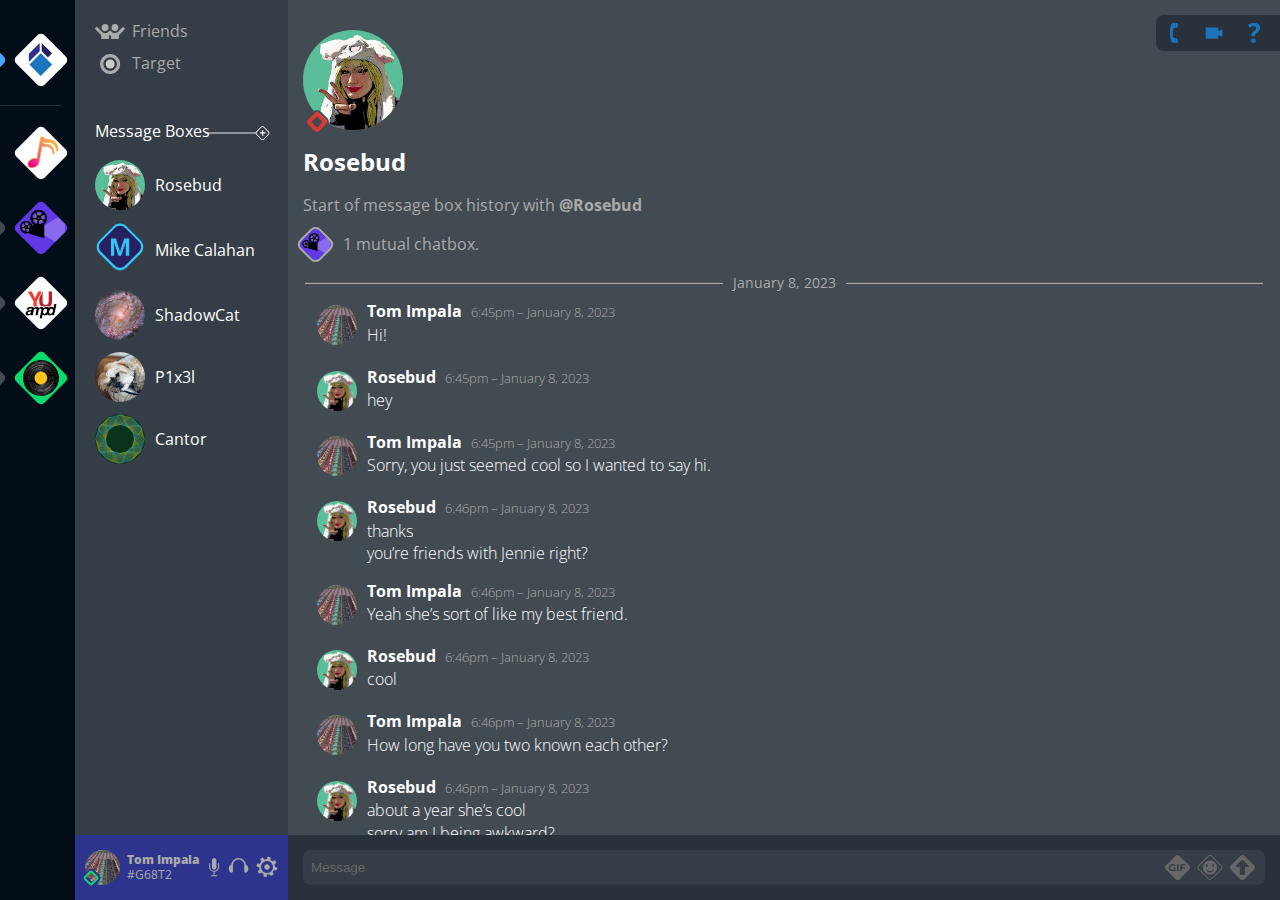
<file: index.html>
<!DOCTYPE html>
<html lang="en">
  <head>
    <meta charset="UTF-8" />

    <link rel="icon" href="./src/img/chatbox-logo.svg" type="image/svg+xml" />
    <meta http-equiv="X-UA-Compatible" content="IE=edge" />
    <meta name="viewport" content="width=device-width, initial-scale=1.0" />
    <link rel="preconnect" href="https://fonts.googleapis.com" />
    <link rel="preconnect" href="https://fonts.gstatic.com" crossorigin />
    <link
      href="https://fonts.googleapis.com/css2?family=Montserrat:ital,wght@0,100;0,200;0,300;0,400;0,500;0,600;0,700;0,800;0,900;1,100;1,200;1,300;1,400;1,500;1,600;1,700;1,800;1,900&family=Open+Sans:ital,wght@0,300;0,400;0,500;0,600;0,700;0,800;1,300;1,400;1,500;1,600;1,700;1,800&display=swap"
      rel="stylesheet"
    />
    <link rel="stylesheet" href="./src/css/styles.css" />

    <title>CHATBOX</title>
  </head>
  <body>
    <div class="icon_dock">
      <div class="icon_highlighted first_icon">
        <div class="icon_dot"></div>
        <div class="icon_holder logo">
          <img src="./src/img/chatbox-logo.svg" alt="chatbox" />
        </div>
      </div>
      <div class="line">&nbsp</div>
      <div class="icon_highlighted">
        <div class="icon_dot none"></div>
        <div class="icon_holder note">
          <img src="./src/img/note.svg" alt="chatbox" />
        </div>
      </div>
      <div class="icon_highlighted">
        <div class="icon_dot low"></div>
        <div class="icon_holder movie">
          <a href="./movie.html"
            ><img src="./src/img/movie.svg" alt="chatbox"
          /></a>
        </div>
      </div>
      <div class="icon_highlighted">
        <div class="icon_dot low"></div>
        <div class="icon_holder ampd">
          <img src="./src/img/ampd.svg" alt="chatbox" />
        </div>
      </div>
      <div class="icon_highlighted">
        <div class="icon_dot low"></div>
        <div class="icon_holder record">
          <img src="./src/img/record.svg" alt="chatbox" />
        </div>
      </div>
    </div>

    <!-- Menu Bar-->
    <div class="menu_bar">
      <div class="menu_holder">
        <div class="menu_item">
          <img src="./src/img/friends.svg" alt="" />
          Friends
        </div>
        <div class="menu_item">
          <img src="./src/img/target.svg" alt="" />
          Target
        </div>
      </div>

      <div class="direct_message">
        Message Boxes
        <div class="dm_friend" style="margin-top: 18px">
          <img src="./src/img/lily.png" alt="" />
          <p>Rosebud</p>
        </div>
        <div class="dm_friend">
          <a href="profile-mike.html"
            ><img src="./src/img/mike.svg" alt=""
          /></a>
          <p>Mike Calahan</p>
        </div>
        <div class="dm_friend">
          <img src="./src/img/jennie.png" alt="" />
          <p>ShadowCat</p>
        </div>

        <div class="dm_friend">
          <img src="./src/img/pixel.png" alt="" />
          <p>P1x3l</p>
        </div>
        <div class="dm_friend">
          <img src="./src/img/fractal.svg" alt="" />
          <p>Cantor</p>
        </div>
      </div>

      <div class="user_area">
        <img src="./src/img/tom.png" alt="Tom Impala" />
        <div class="online user_status"></div>
        <div class="user_details">
          <p class="user_id">Tom Impala</p>
          <p class="user_no">#G68T2</p>
        </div>
      </div>
    </div>

    <!-- Chat Area -->
    <div class="chat_area">
      <div class="chat_holder">
        <div class="option_links">
          <a href="call.html"><img src="./src/img/phone.svg" /></a>
          <img src="./src/img/camera.svg" />
          <img src="./src/img/question.svg" />
        </div>
        <div class="chat_header">
          <img src="./src/img/lily.png" alt="" />
          <div class="offline"></div>
          <h2>Rosebud</h2>
          <p>Start of message box history with <strong>@Rosebud</strong></p>
          <div class="chat_info_line">
            <div class="icon_holder movie icon_small">
              <img src="./src/img/movie.svg" alt="chatbox" />
            </div>
            1 mutual chatbox.
            <!-- <button class="btn_safe">Friend</button>
            <button class="btn_caution">Block</button>
            <button class="btn_warning">Spam</button> -->
          </div>
        </div>

        <fieldset>
          <legend>&nbsp; January 8, 2023 &nbsp;</legend>
          <div class="chat_entry">
            <div class="avatar">
              <img src="./src/img/tom.png" alt="Tom Impala" />
            </div>
            <div class="chat_content">
              <p class="user">
                Tom Impala <span class="time">6:45pm – January 8, 2023</span>
              </p>
              <p class="message">Hi!</p>
            </div>
          </div>

          <div class="chat_entry">
            <div class="avatar">
              <img src="./src/img/lily.png" alt="Rosebud" />
            </div>
            <div class="chat_content">
              <p class="user">
                Rosebud <span class="time">6:45pm – January 8, 2023</span>
              </p>
              <p class="message">hey</p>
            </div>
          </div>

          <div class="chat_entry">
            <div class="avatar">
              <img src="./src/img/tom.png" alt="Tom Impala" />
            </div>
            <div class="chat_content">
              <p class="user">
                Tom Impala <span class="time">6:45pm – January 8, 2023</span>
              </p>
              <p class="message">
                Sorry, you just seemed cool so I wanted to say hi.
              </p>
            </div>
          </div>

          <div class="chat_entry">
            <div class="avatar">
              <img src="./src/img/lily.png" alt="Rosebud" />
            </div>
            <div class="chat_content">
              <p class="user">
                Rosebud <span class="time">6:46pm – January 8, 2023</span>
              </p>
              <p class="message">thanks</p>
              <p class="message">you’re friends with Jennie right?</p>
            </div>
          </div>

          <div class="chat_entry">
            <div class="avatar">
              <img src="./src/img/tom.png" alt="Tom Impala" />
            </div>
            <div class="chat_content">
              <p class="user">
                Tom Impala <span class="time">6:46pm – January 8, 2023</span>
              </p>
              <p class="message">Yeah she’s sort of like my best friend.</p>
            </div>
          </div>

          <div class="chat_entry">
            <div class="avatar">
              <img src="./src/img/lily.png" alt="Rosebud" />
            </div>
            <div class="chat_content">
              <p class="user">
                Rosebud <span class="time">6:46pm – January 8, 2023</span>
              </p>
              <p class="message">cool</p>
            </div>
          </div>

          <div class="chat_entry">
            <div class="avatar">
              <img src="./src/img/tom.png" alt="Tom Impala" />
            </div>
            <div class="chat_content">
              <p class="user">
                Tom Impala <span class="time">6:46pm – January 8, 2023</span>
              </p>
              <p class="message">How long have you two known each other?</p>
            </div>
          </div>

          <div class="chat_entry">
            <div class="avatar">
              <img src="./src/img/lily.png" alt="Rosebud" />
            </div>
            <div class="chat_content">
              <p class="user">
                Rosebud <span class="time">6:46pm – January 8, 2023</span>
              </p>
              <p class="message">about a year she’s cool</p>
              <p class="message">sorry am I being awkward?</p>
            </div>
          </div>

          <div class="chat_entry">
            <div class="avatar">
              <img src="./src/img/tom.png" alt="Tom Impala" />
            </div>
            <div class="chat_content">
              <p class="user">
                Tom Impala <span class="time">6:46pm – January 8, 2023</span>
              </p>
              <p class="message">Not at all. Honestly I thought I was.</p>
            </div>
          </div>

          <div class="chat_entry">
            <div class="avatar">
              <img src="./src/img/lily.png" alt="Rosebud" />
            </div>
            <div class="chat_content">
              <p class="user">
                Rosebud <span class="time">6:46pm – January 8, 2023</span>
              </p>
              <p class="message">your fine</p>
            </div>
          </div>

          <div class="chat_entry">
            <div class="avatar">
              <img src="./src/img/tom.png" alt="Tom Impala" />
            </div>
            <div class="chat_content">
              <p class="user">
                Tom Impala <span class="time">6:47pm – January 8, 2023</span>
              </p>
              <p class="message">cool</p>

              <p class="message">so I guess you’re into movies?</p>
            </div>
          </div>

          <div class="chat_entry">
            <div class="avatar">
              <img src="./src/img/lily.png" alt="Rosebud" />
            </div>
            <div class="chat_content">
              <p class="user">
                Rosebud <span class="time">6:47pm – January 8, 2023</span>
              </p>
              <p class="message">yes</p>
            </div>
          </div>

          <div class="chat_entry">
            <div class="avatar">
              <img src="./src/img/tom.png" alt="Tom Impala" />
            </div>
            <div class="chat_content">
              <p class="user">
                Tom Impala <span class="time">6:47pm – January 8, 2023</span>
              </p>
              <p class="message">
                I haven’t seen too many, Jennie just kind of forced me into this
                server. You got any good recommendations?
              </p>
            </div>
          </div>

          <div class="chat_entry">
            <div class="avatar">
              <img src="./src/img/lily.png" alt="Rosebud" />
            </div>
            <div class="chat_content">
              <p class="user">
                Rosebud <span class="time">6:47pm – January 8, 2023</span>
              </p>
              <p class="message">wdym by haven’t seen too many</p>
            </div>
          </div>

          <div class="chat_entry">
            <div class="avatar">
              <img src="./src/img/tom.png" alt="Tom Impala" />
            </div>
            <div class="chat_content">
              <p class="user">
                Tom Impala <span class="time">6:47pm – January 8, 2023</span>
              </p>
              <p class="message">Well, I’ve seen Star Wars.</p>
            </div>
          </div>

          <div class="chat_entry">
            <div class="avatar">
              <img src="./src/img/lily.png" alt="Rosebud" />
            </div>
            <div class="chat_content">
              <p class="user">
                Rosebud <span class="time">6:47pm – January 8, 2023</span>
              </p>
              <p class="message">everyone has, you got any favorite films?</p>
            </div>
          </div>

          <div class="chat_entry">
            <div class="avatar">
              <img src="./src/img/tom.png" alt="Tom Impala" />
            </div>
            <div class="chat_content">
              <p class="user">
                Tom Impala <span class="time">6:47pm – January 8, 2023</span>
              </p>
              <p class="message">I absolutely love Scott Pilgrim.</p>
            </div>
          </div>

          <div class="chat_entry">
            <div class="avatar">
              <img src="./src/img/lily.png" alt="Rosebud" />
            </div>
            <div class="chat_content">
              <p class="user">
                Rosebud <span class="time">6:47pm – January 8, 2023</span>
              </p>
              <p class="message">Who’s your favorite director?</p>
            </div>
          </div>
          <div class="chat_entry">
            <div class="avatar">
              <img src="./src/img/tom.png" alt="Tom Impala" />
            </div>
            <div class="chat_content">
              <p class="user">
                Tom Impala <span class="time">6:47pm – January 8, 2023</span>
              </p>
              <p class="message">
                I don’t really know enough to have one, I mean of course I know
                directors like Kubrick and what not.
              </p>
            </div>
          </div>

          <div class="chat_entry">
            <div class="avatar">
              <img src="./src/img/lily.png" alt="Rosebud" />
            </div>
            <div class="chat_content">
              <p class="user">
                Rosebud <span class="time">6:47pm – January 8, 2023</span>
              </p>
              <p class="message">would you watch any older films?</p>
            </div>
          </div>

          <div class="chat_entry">
            <div class="avatar">
              <img src="./src/img/tom.png" alt="Tom Impala" />
            </div>
            <div class="chat_content">
              <p class="user">
                Tom Impala <span class="time">6:48pm – January 8, 2023</span>
              </p>
              <p class="message">
                Yes, I haven’t really seen anything pre-1950s except for like
                Disney stuff. I’d like to watch some more.
              </p>
            </div>
          </div>

          <div class="chat_entry">
            <div class="avatar">
              <img src="./src/img/lily.png" alt="Rosebud" />
            </div>
            <div class="chat_content">
              <p class="user">
                Rosebud <span class="time">6:48pm – January 8, 2023</span>
              </p>
              <p class="message">you seen Citizen Kane?</p>
            </div>
          </div>

          <div class="chat_entry">
            <div class="avatar">
              <img src="./src/img/tom.png" alt="Tom Impala" />
            </div>
            <div class="chat_content">
              <p class="user">
                Tom Impala <span class="time">6:48pm – January 8, 2023</span>
              </p>
              <p class="message">No, but I’ve heard it’s the best film ever.</p>
            </div>
          </div>

          <div class="chat_entry">
            <div class="avatar">
              <img src="./src/img/lily.png" alt="Rosebud" />
            </div>
            <div class="chat_content">
              <p class="user">
                Rosebud <span class="time">6:48pm – January 8, 2023</span>
              </p>
              <p class="message">Watch it!</p>
            </div>
          </div>

          <div class="chat_entry">
            <div class="avatar">
              <img src="./src/img/tom.png" alt="Tom Impala" />
            </div>
            <div class="chat_content">
              <p class="user">
                Tom Impala <span class="time">6:48pm – January 8, 2023</span>
              </p>
              <p class="message">Okay :)</p>
            </div>
          </div>

          <div class="chat_entry">
            <div class="avatar">
              <img src="./src/img/tom.png" alt="Tom Impala" />
            </div>
            <div class="chat_content">
              <p class="user">
                Tom Impala <span class="time">8:52pm – January 8, 2023</span>
              </p>
              <p class="message">Oh my god that was so amazing.</p>
            </div>
          </div>

          <div class="chat_entry">
            <div class="avatar">
              <img src="./src/img/lily.png" alt="Rosebud" />
            </div>
            <div class="chat_content">
              <p class="user">
                Rosebud <span class="time">8:52pm – January 8, 2023</span>
              </p>
              <p class="message">
                im glad you liked it its one of my favorites
              </p>
            </div>
          </div>

          <div class="chat_entry">
            <div class="avatar">
              <img src="./src/img/tom.png" alt="Tom Impala" />
            </div>
            <div class="chat_content">
              <p class="user">
                Tom Impala <span class="time">8:52pm – January 8, 2023</span>
              </p>
              <p class="message">You got good taste.</p>

              <p class="message">
                Ah I get it, your username’s a Citizen Kane reference.
              </p>
            </div>
          </div>

          <div class="chat_entry">
            <div class="avatar">
              <img src="./src/img/lily.png" alt="Rosebud" />
            </div>
            <div class="chat_content">
              <p class="user">
                Rosebud <span class="time">8:53pm – January 8, 2023</span>
              </p>
              <p class="message">yep</p>
            </div>
          </div>
          <div class="chat_entry">
            <div class="avatar">
              <img src="./src/img/tom.png" alt="Tom Impala" />
            </div>
            <div class="chat_content">
              <p class="user">
                Tom Impala <span class="time">8:53pm – January 8, 2023</span>
              </p>
              <p class="message">You got any other movie recommendations?</p>
            </div>
          </div>

          <div class="chat_entry">
            <div class="avatar">
              <img src="./src/img/lily.png" alt="Rosebud" />
            </div>
            <div class="chat_content">
              <p class="user">
                Rosebud <span class="time">8:53pm – January 8, 2023</span>
              </p>
              <p class="message">
                would you be interested in watching any foreign films?
              </p>
            </div>
          </div>

          <div class="chat_entry">
            <div class="avatar">
              <img src="./src/img/tom.png" alt="Tom Impala" />
            </div>
            <div class="chat_content">
              <p class="user">
                Tom Impala <span class="time">8:54pm – January 8, 2023</span>
              </p>
              <p class="message">
                absolutely, my friend Eli showed me a few Japanese films, I
                really liked this one trilogy called the Human Condition.
              </p>
            </div>
          </div>

          <div class="chat_entry">
            <div class="avatar">
              <img src="./src/img/lily.png" alt="Rosebud" />
            </div>
            <div class="chat_content">
              <p class="user">
                Rosebud <span class="time">8:54pm – January 8, 2023</span>
              </p>
              <p class="message">how about Hong Kong cinema?</p>
            </div>
          </div>
          <div class="chat_entry">
            <div class="avatar">
              <img src="./src/img/tom.png" alt="Tom Impala" />
            </div>
            <div class="chat_content">
              <p class="user">
                Tom Impala <span class="time">8:54pm – January 8, 2023</span>
              </p>
              <p class="message">Some John Woo, not much else.</p>
            </div>
          </div>

          <div class="chat_entry">
            <div class="avatar">
              <img src="./src/img/lily.png" alt="Rosebud" />
            </div>
            <div class="chat_content">
              <p class="user">
                Rosebud <span class="time">8:54pm – January 8, 2023</span>
              </p>
              <p class="message">have you seen Chungking Express?</p>
            </div>
          </div>

          <div class="chat_entry">
            <div class="avatar">
              <img src="./src/img/tom.png" alt="Tom Impala" />
            </div>
            <div class="chat_content">
              <p class="user">
                Tom Impala <span class="time">8:54pm – January 8, 2023</span>
              </p>
              <p class="message">I haven’t heard of it.</p>
            </div>
          </div>

          <div class="chat_entry">
            <div class="avatar">
              <img src="./src/img/lily.png" alt="Rosebud" />
            </div>
            <div class="chat_content">
              <p class="user">
                Rosebud <span class="time">8:55pm – January 8, 2023</span>
              </p>
              <p class="message">Wong-Kar Wai, you should check it out.</p>
            </div>
          </div>

          <div class="chat_entry">
            <div class="avatar">
              <img src="./src/img/tom.png" alt="Tom Impala" />
            </div>
            <div class="chat_content">
              <p class="user">
                Tom Impala <span class="time">8:55pm – January 8, 2023</span>
              </p>
              <p class="message">Alright!</p>

              <p class="message">It’s not on any streaming :(</p>
            </div>
          </div>

          <div class="chat_entry">
            <div class="avatar">
              <img src="./src/img/lily.png" alt="Rosebud" />
            </div>
            <div class="chat_content">
              <p class="user">
                Rosebud <span class="time">8:55pm – January 8, 2023</span>
              </p>
              <p class="message">
                i can stream it for you and we could watch it together if you’d
                like?
              </p>
            </div>
          </div>

          <div class="chat_entry">
            <div class="avatar">
              <img src="./src/img/tom.png" alt="Tom Impala" />
            </div>
            <div class="chat_content">
              <p class="user">
                Tom Impala <span class="time">8:55pm – January 8, 2023</span>
              </p>
              <p class="message">Yeah, that’d be amazing</p>
            </div>
          </div>

          <div class="chat_entry">
            <div class="avatar">
              <img src="./src/img/lily.png" alt="Rosebud" />
            </div>
            <div class="chat_content">
              <p class="user">
                Rosebud <span class="time">8:55pm – January 8, 2023</span>
              </p>
              <p class="message">cool</p>
            </div>
          </div>

          <div class="chat_entry" style="align-items: center">
            <div class="avatar">
              <img src="./src/img/phone.svg" alt="Phone" />
            </div>
            <div class="chat_content" style="color: var(--text-light-grey)">
              <p class="message">Rosebud started a call that lasted 4 hours</p>
            </div>
          </div>
        </fieldset>

        <fieldset>
          <legend>&nbsp; February 1, 2023 &nbsp;</legend>
          <div class="chat_entry">
            <div class="avatar">
              <img src="./src/img/tom.png" alt="Tom Impala" />
            </div>
            <div class="chat_content">
              <p class="user">
                Tom Impala <span class="time">11:34pm – February 1, 2023</span>
              </p>
              <p class="message">What do you think?</p>
            </div>
          </div>

          <div class="chat_entry">
            <div class="avatar">
              <img src="./src/img/lily.png" alt="Rosebud" />
            </div>
            <div class="chat_content">
              <p class="user">
                Rosebud <span class="time">11:34pm – February 1, 2023</span>
              </p>
              <p class="message">It's cool.</p>
            </div>
          </div>

          <div class="chat_entry">
            <div class="avatar">
              <img src="./src/img/tom.png" alt="Tom Impala" />
            </div>
            <div class="chat_content">
              <p class="user">
                Tom Impala <span class="time">11:34pm – February 1, 2023</span>
              </p>
              <p class="message">You don't listen to much music do you?</p>
            </div>
          </div>

          <div class="chat_entry">
            <div class="avatar">
              <img src="./src/img/lily.png" alt="Rosebud" />
            </div>
            <div class="chat_content">
              <p class="user">
                Rosebud <span class="time">11:35pm – February 1, 2023</span>
              </p>
              <p class="message">I do, just, only the same 10 songs. </p>
            </div>
          </div>

          <div class="chat_entry">
            <div class="avatar">
              <img src="./src/img/tom.png" alt="Tom Impala" />
            </div>
            <div class="chat_content">
              <p class="user">
                Tom Impala <span class="time">11:35pm – February 1, 2023</span>
              </p>
              <p class="message">You got a favourite?</p>
            </div>
          </div>
          <div class="chat_entry">
            <div class="avatar">
              <img src="./src/img/lily.png" alt="Rosebud" />
            </div>
            <div class="chat_content">
              <p class="user">
                Rosebud <span class="time">11:35pm – February 1, 2023</span>
              </p>
              <p class="message">Do you?</p>
            </div>
          </div>
          <div class="chat_entry">
            <div class="avatar">
              <img src="./src/img/tom.png" alt="Tom Impala" />
            </div>
            <div class="chat_content">
              <p class="user">
                Tom Impala <span class="time">11:35pm – February 1, 2023</span>
              </p>
              <p class="message">C'mon, I asked you first.</p>
            </div>
          </div>
          <div class="chat_entry">
            <div class="avatar">
              <img src="./src/img/lily.png" alt="Rosebud" />
            </div>
            <div class="chat_content">
              <p class="user">
                Rosebud <span class="time">11:35pm – February 1, 2023</span>
              </p>
              <p class="message">
                This is embarrassing, but Hey There Delilah.
              </p>
            </div>
          </div>
          <div class="chat_entry">
            <div class="avatar">
              <img src="./src/img/tom.png" alt="Tom Impala" />
            </div>
            <div class="chat_content">
              <p class="user">
                Tom Impala <span class="time">11:36pm – February 1, 2023</span>
              </p>
              <p class="message">Why is that embarrassing? It's a good song.</p>
            </div>
          </div>
          <div class="chat_entry">
            <div class="avatar">
              <img src="./src/img/lily.png" alt="Rosebud" />
            </div>
            <div class="chat_content">
              <p class="user">
                Rosebud <span class="time">11:36pm – February 1, 2023</span>
              </p>
              <p class="message">Mike doesn't like it.</p>
            </div>
          </div>

          <div class="chat_entry">
            <div class="avatar">
              <img src="./src/img/tom.png" alt="Tom Impala" />
            </div>
            <div class="chat_content">
              <p class="user">
                Tom Impala <span class="time">11:36pm – February 1, 2023</span>
              </p>
              <p class="message">Yeah, well screw what Mike thinks.</p>
            </div>
          </div>

          <div class="chat_entry">
            <div class="avatar">
              <img src="./src/img/lily.png" alt="Rosebud" />
            </div>
            <div class="chat_content">
              <p class="user">
                Rosebud <span class="time">11:36pm – February 1, 2023</span>
              </p>
              <p class="message">What about you? </p>
            </div>
          </div>

          <div class="chat_entry">
            <div class="avatar">
              <img src="./src/img/tom.png" alt="Tom Impala" />
            </div>
            <div class="chat_content">
              <p class="user">
                Tom Impala <span class="time">11:37pm – February 1, 2023</span>
              </p>
              <p class="message">Huh?</p>
            </div>
          </div>
          <div class="chat_entry">
            <div class="avatar">
              <img src="./src/img/lily.png" alt="Rosebud" />
            </div>
            <div class="chat_content">
              <p class="user">
                Rosebud <span class="time">11:37pm – February 1, 2023</span>
              </p>
              <p class="message">What's your favourite song?</p>
            </div>
          </div>
          <div class="chat_entry">
            <div class="avatar">
              <img src="./src/img/tom.png" alt="Tom Impala" />
            </div>
            <div class="chat_content">
              <p class="user">
                Tom Impala <span class="time">11:38pm – February 1, 2023</span>
              </p>
              <p class="message">
                I'm more of an album listener than a song listener. But umm...
                right now, I'd say Pink + White.
              </p>
            </div>
          </div>
          <div class="chat_entry">
            <div class="avatar">
              <img src="./src/img/lily.png" alt="Rosebud" />
            </div>
            <div class="chat_content">
              <p class="user">
                Rosebud <span class="time">11:38pm – February 1, 2023</span>
              </p>
              <p class="message">I don't know it.</p>
            </div>
          </div>
          <div class="chat_entry">
            <div class="avatar">
              <img src="./src/img/tom.png" alt="Tom Impala" />
            </div>
            <div class="chat_content">
              <p class="user">
                Tom Impala <span class="time">11:38pm – February 1, 2023</span>
              </p>
              <p class="message">Frank Ocean?</p>
              <p class="message">I've got a lot of music to show you.</p>
            </div>
          </div>
          <div class="chat_entry">
            <div class="avatar">
              <img src="./src/img/lily.png" alt="Rosebud" />
            </div>
            <div class="chat_content">
              <p class="user">
                Rosebud <span class="time">11:39pm – February 1, 2023</span>
              </p>
              <p class="message">There's a shooting star outside.</p>
            </div>
          </div>
          <div class="chat_entry">
            <div class="avatar">
              <img src="./src/img/tom.png" alt="Tom Impala" />
            </div>
            <div class="chat_content">
              <p class="user">
                Tom Impala <span class="time">11:39pm – February 1, 2023</span>
              </p>
              <p class="message">Why don't you make a wish?</p>
            </div>
          </div>
          <div class="chat_entry">
            <div class="avatar">
              <img src="./src/img/lily.png" alt="Rosebud" />
            </div>
            <div class="chat_content">
              <p class="user">
                Rosebud <span class="time">11:39pm – February 1, 2023</span>
              </p>
              <p class="message">
                I wish for us to be friends for a long time.
              </p>
            </div>
          </div>
          <div class="chat_entry">
            <div class="avatar">
              <img src="./src/img/tom.png" alt="Tom Impala" />
            </div>
            <div class="chat_content">
              <p class="user">
                Tom Impala <span class="time">11:39pm – February 1, 2023</span>
              </p>
              <p class="message">Aww, thanks.</p>
            </div>
          </div>
        </fieldset>

        <fieldset>
          <legend>&nbsp; February 6, 2023 &nbsp;</legend>
          <div class="chat_entry">
            <div class="avatar">
              <img src="./src/img/tom.png" alt="Tom Impala" />
            </div>
            <div class="chat_content">
              <p class="user">
                Tom Impala <span class="time">3:23pm – February 6, 2023</span>
              </p>
              <p class="message">Hey…</p>
            </div>
          </div>

          <div class="chat_entry">
            <div class="avatar">
              <img src="./src/img/lily.png" alt="Rosebud" />
            </div>
            <div class="chat_content">
              <p class="user">
                Rosebud <span class="time">3:23pm – February 6, 2023</span>
              </p>
              <p class="message">hi</p>
              <p class="message">everything okay?</p>
            </div>
          </div>

          <div class="chat_entry">
            <div class="avatar">
              <img src="./src/img/tom.png" alt="Tom Impala" />
            </div>
            <div class="chat_content">
              <p class="user">
                Tom Impala <span class="time">3:24pm – February 6, 2023</span>
              </p>
              <p class="message">
                Jennie and I got in a fight, I don’t know if we’re ever gonna be
                friends again.
              </p>
            </div>
          </div>

          <div class="chat_entry">
            <div class="avatar">
              <img src="./src/img/lily.png" alt="Rosebud" />
            </div>
            <div class="chat_content">
              <p class="user">
                Rosebud <span class="time">3:24pm – February 6, 2023</span>
              </p>
              <p class="message">oh no im so sorry</p>
              <p class="message">
                if it makes you feel better im still your friend.
              </p>
            </div>
          </div>

          <div class="chat_entry">
            <div class="avatar">
              <img src="./src/img/tom.png" alt="Tom Impala" />
            </div>
            <div class="chat_content">
              <p class="user">
                Tom Impala <span class="time">3:24pm – February 6, 2023</span>
              </p>
              <p class="message">
                Thanks, honestly at this point, you’re pretty much my best
                friend now.
              </p>
            </div>
          </div>
          <div class="chat_entry">
            <div class="avatar">
              <img src="./src/img/lily.png" alt="Rosebud" />
            </div>
            <div class="chat_content">
              <p class="user">
                Rosebud <span class="time">3:24pm – February 6, 2023</span>
              </p>
              <p class="message">aw thanks.</p>
            </div>
          </div>

          <div class="chat_entry" style="align-items: center">
            <div class="avatar">
              <img src="./src/img/phone.svg" alt="Phone" />
            </div>
            <div class="chat_content" style="color: var(--text-light-grey)">
              <p class="message">
                Tom Impala started a call that lasted 2 hours
              </p>
            </div>
          </div>
        </fieldset>

        <fieldset>
          <legend>&nbsp; February 7, 2023 &nbsp;</legend>

          <div class="chat_entry">
            <div class="avatar">
              <img src="./src/img/lily.png" alt="Rosebud" />
            </div>
            <div class="chat_content">
              <p class="user">
                Rosebud <span class="time">5:34pm – February 7, 2023</span>
              </p>
              <p class="message">Hey, can we talk?</p>
            </div>
          </div>

          <div class="chat_entry">
            <div class="avatar">
              <img src="./src/img/tom.png" alt="Tom Impala" />
            </div>
            <div class="chat_content">
              <p class="user">
                Tom Impala <span class="time">5:34pm – February 7, 2023</span>
              </p>
              <p class="message">Of course. What's up?</p>
            </div>
          </div>

          <div class="chat_entry">
            <div class="avatar">
              <img src="./src/img/lily.png" alt="Rosebud" />
            </div>
            <div class="chat_content">
              <p class="user">
                Rosebud <span class="time">5:34pm – February 7, 2023</span>
              </p>
              <p class="message">I don't feel good, like at all.</p>
            </div>
          </div>

          <div class="chat_entry">
            <div class="avatar">
              <img src="./src/img/tom.png" alt="Tom Impala" />
            </div>
            <div class="chat_content">
              <p class="user">
                Tom Impala <span class="time">5:35pm – February 7, 2023</span>
              </p>
              <p class="message">What do you mean?</p>
            </div>
          </div>
          <div class="chat_entry">
            <div class="avatar">
              <img src="./src/img/lily.png" alt="Rosebud" />
            </div>
            <div class="chat_content">
              <p class="user">
                Rosebud <span class="time">5:35pm – February 7, 2023</span>
              </p>
              <p class="message">I'm sorry for being a burden.</p>
            </div>
          </div>

          <div class="chat_entry">
            <div class="avatar">
              <img src="./src/img/tom.png" alt="Tom Impala" />
            </div>
            <div class="chat_content">
              <p class="user">
                Tom Impala <span class="time">5:35pm – February 7, 2023</span>
              </p>
              <p class="message">You're the opposite of a burden.</p>
            </div>
          </div>
          <div class="chat_entry">
            <div class="avatar">
              <img src="./src/img/lily.png" alt="Rosebud" />
            </div>
            <div class="chat_content">
              <p class="user">
                Rosebud <span class="time">5:35pm – February 7</span>
              </p>
              <p class="message">Don't lie to me.</p>
            </div>
          </div>

          <div class="chat_entry">
            <div class="avatar">
              <img src="./src/img/tom.png" alt="Tom Impala" />
            </div>
            <div class="chat_content">
              <p class="user">
                Tom Impala <span class="time">5:35pm – February 7, 2023</span>
              </p>
              <p class="message">
                I wouldn't lie to you. Sometimes I feel like a burden too. More
                than sometimes actually, but then I met you, and you helped me
                realize I'm enough.
              </p>
            </div>
          </div>
          <div class="chat_entry">
            <div class="avatar">
              <img src="./src/img/lily.png" alt="Rosebud" />
            </div>
            <div class="chat_content">
              <p class="user">
                Rosebud <span class="time">5:36pm – February 7, 2023</span>
              </p>
              <p class="message">
                Just because you're enough doesn't mean I am.
              </p>
            </div>
          </div>
          <div class="chat_entry">
            <div class="avatar">
              <img src="./src/img/tom.png" alt="Tom Impala" />
            </div>
            <div class="chat_content">
              <p class="user">
                Tom Impala <span class="time">5:36pm – February 7, 2023</span>
              </p>
              <p class="message">
                You're the nicest person I've ever met, and every day I look
                forward to talking to you.
              </p>
            </div>
          </div>
          <div class="chat_entry">
            <div class="avatar">
              <img src="./src/img/lily.png" alt="Rosebud" />
            </div>
            <div class="chat_content">
              <p class="user">
                Rosebud <span class="time">5:36pm – February 7, 2023</span>
              </p>
              <p class="message">
                Maybe... but still the pain, it doesn't stop.
              </p>
            </div>
          </div>
          <div class="chat_entry">
            <div class="avatar">
              <img src="./src/img/tom.png" alt="Tom Impala" />
            </div>
            <div class="chat_content">
              <p class="user">
                Tom Impala <span class="time">5:36pm – February 7, 2023</span>
              </p>
              <p class="message">
                I know it's tough, but trust me things will get better, we can
                fight this, together..
              </p>
            </div>
          </div>
          <div class="chat_entry">
            <div class="avatar">
              <img src="./src/img/lily.png" alt="Rosebud" />
            </div>
            <div class="chat_content">
              <p class="user">
                Rosebud <span class="time">5:36pm – February 7, 2023</span>
              </p>
              <p class="message">Together?</p>
            </div>
          </div>
          <div class="chat_entry">
            <div class="avatar">
              <img src="./src/img/lily.png" alt="Rosebud" />
            </div>
            <div class="chat_content">
              <p class="user">
                Rosebud <span class="time">6:03pm – February 7, 2023</span>
              </p>
              <p class="message">
                I'll always remember you as the person who saved my life.
              </p>
            </div>
          </div>
        </fieldset>

        <fieldset>
          <legend>&nbsp; February 27, 2023 &nbsp;</legend>

          <div class="chat_entry">
            <div class="avatar">
              <img src="./src/img/tom.png" alt="Tom Impala" />
            </div>
            <div class="chat_content">
              <p class="user">
                Tom Impala <span class="time">3:31pm – February 27, 2023</span>
              </p>
              <p class="message">Hi love!</p>
            </div>
          </div>

          <div class="chat_entry">
            <div class="avatar">
              <img src="./src/img/lily.png" alt="Rosebud" />
            </div>
            <div class="chat_content">
              <p class="user">
                Rosebud <span class="time">3:31pm – February 27, 2023</span>
              </p>
              <p class="message">hey</p>
            </div>
          </div>

          <div class="chat_entry">
            <div class="avatar">
              <img src="./src/img/tom.png" alt="Tom Impala" />
            </div>
            <div class="chat_content">
              <p class="user">
                Tom Impala <span class="time">3:31pm – February 27, 2023</span>
              </p>
              <p class="message">you’re so amazing</p>
            </div>
          </div>

          <div class="chat_entry">
            <div class="avatar">
              <img src="./src/img/lily.png" alt="Rosebud" />
            </div>
            <div class="chat_content">
              <p class="user">
                Rosebud <span class="time">3:31pm – February 27, 2023</span>
              </p>
              <p class="message">thanks</p>
            </div>
          </div>

          <div class="chat_entry">
            <div class="avatar">
              <img src="./src/img/tom.png" alt="Tom Impala" />
            </div>
            <div class="chat_content">
              <p class="user">
                Tom Impala <span class="time">3:32pm – February 27, 2023</span>
              </p>
              <p class="message">whatcha up to?</p>
            </div>
          </div>
          <div class="chat_entry">
            <div class="avatar">
              <img src="./src/img/lily.png" alt="Rosebud" />
            </div>
            <div class="chat_content">
              <p class="user">
                Rosebud <span class="time">3:32pm – February 27, 2023</span>
              </p>
              <p class="message">I just uploaded my latest clip</p>
            </div>
          </div>

          <div class="chat_entry">
            <div class="avatar">
              <img src="./src/img/tom.png" alt="Tom Impala" />
            </div>
            <div class="chat_content">
              <p class="user">
                Tom Impala <span class="time">3:32pm – February 27, 2023</span>
              </p>
              <p class="message">clip?</p>
            </div>
          </div>
          <div class="chat_entry">
            <div class="avatar">
              <img src="./src/img/lily.png" alt="Rosebud" />
            </div>
            <div class="chat_content">
              <p class="user">
                Rosebud <span class="time">3:32pm – February 27, 2023</span>
              </p>
              <p class="message">oh, right you don’t use clippd</p>
              <p
                class="message"
                style="color: var(--bright); text-decoration: underline"
              >
                <a href="clippd.html"
                  >Follow Rosebud on <strong>clippd.</strong></a
                >
              </p>
              <p class="message">here you can check it out</p>
            </div>
          </div>

          <div class="chat_entry">
            <div class="avatar">
              <img src="./src/img/tom.png" alt="Tom Impala" />
            </div>
            <div class="chat_content">
              <p class="user">
                Tom Impala <span class="time">3:32pm – February 27, 2023</span>
              </p>
              <p class="message">
                thanks, but I’m too concerned about its data tracking to use it.
              </p>
            </div>
          </div>
          <div class="chat_entry">
            <div class="avatar">
              <img src="./src/img/lily.png" alt="Rosebud" />
            </div>
            <div class="chat_content">
              <p class="user">
                Rosebud <span class="time">3:34pm – February 27, 2023</span>
              </p>
              <p class="message">suit yourself</p>
            </div>
          </div>
          <div class="chat_entry">
            <div class="avatar">
              <img src="./src/img/tom.png" alt="Tom Impala" />
            </div>
            <div class="chat_content">
              <p class="user">
                Tom Impala <span class="time">3:34pm – February 27, 2023</span>
              </p>
              <p class="message">yo I just listened to this amazing album.</p>
            </div>
          </div>
          <div class="chat_entry">
            <div class="avatar">
              <img src="./src/img/lily.png" alt="Rosebud" />
            </div>
            <div class="chat_content">
              <p class="user">
                Rosebud <span class="time">3:34pm – February 27, 2023</span>
              </p>
              <p class="message">
                sorry I’d love to hear all about it but I’ve got to go real
                quick
              </p>
            </div>
          </div>
          <div class="chat_entry">
            <div class="avatar">
              <img src="./src/img/tom.png" alt="Tom Impala" />
            </div>
            <div class="chat_content">
              <p class="user">
                Tom Impala <span class="time">3:34pm – February 27, 2023</span>
              </p>
              <p class="message">Oh, okay…</p>
              <p class="message">
                I’ll just post about it and you can read it when you get the
                chance.
              </p>
              <p class="message">
                So it’s called Perfect From Now On, it’s from an indie rock band
                from Idaho called Built to Spill, and it’s just, oh my god it’s
                so good you really need to listen to it. Especially I Would Hurt
                a Fly, the best instrumental closer to any song period.
              </p>
            </div>
          </div>
          <div class="chat_entry">
            <div class="avatar">
              <img src="./src/img/tom.png" alt="Tom Impala" />
            </div>
            <div class="chat_content">
              <p class="user">
                Tom Impala <span class="time">3:56pm – February 27, 2023</span>
              </p>
              <p class="message">Are you back yet?</p>
            </div>
          </div>
        </fieldset>

        <fieldset>
          <legend>&nbsp; March 5, 2023 &nbsp;</legend>
          <div class="chat_entry">
            <div class="avatar">
              <img src="./src/img/tom.png" alt="Tom Impala" />
            </div>
            <div class="chat_content">
              <p class="user">
                Tom Impala <span class="time">8:14pm – March 5, 2023</span>
              </p>
              <p class="message">Hi dear!!!</p>
            </div>
          </div>

          <div class="chat_entry">
            <div class="avatar">
              <img src="./src/img/lily.png" alt="Rosebud" />
            </div>
            <div class="chat_content">
              <p class="user">
                Rosebud <span class="time">8:19pm – March 5, 2023</span>
              </p>
              <p class="message">hey</p>
            </div>
          </div>

          <div class="chat_entry">
            <div class="avatar">
              <img src="./src/img/tom.png" alt="Tom Impala" />
            </div>
            <div class="chat_content">
              <p class="user">
                Tom Impala <span class="time">8:19pm – March 5, 2023</span>
              </p>
              <p class="message">whatchu up to?!?!</p>
            </div>
          </div>

          <div class="chat_entry">
            <div class="avatar">
              <img src="./src/img/lily.png" alt="Rosebud" />
            </div>
            <div class="chat_content">
              <p class="user">
                Rosebud <span class="time">8:19pm – March 5, 2023</span>
              </p>
              <p class="message">not much</p>
              <p class="message">you?</p>
            </div>
          </div>

          <div class="chat_entry">
            <div class="avatar">
              <img src="./src/img/tom.png" alt="Tom Impala" />
            </div>
            <div class="chat_content">
              <p class="user">
                Tom Impala <span class="time">8:19pm – March 5, 2023</span>
              </p>
              <p class="message">
                Just finished listening to The Velvet Underground and Nico.
              </p>
            </div>
          </div>
          <div class="chat_entry">
            <div class="avatar">
              <img src="./src/img/lily.png" alt="Rosebud" />
            </div>
            <div class="chat_content">
              <p class="user">
                Rosebud <span class="time">8:20pm – March 5, 2023</span>
              </p>
              <p class="message">what’s that</p>
            </div>
          </div>
          <div class="chat_entry">
            <div class="avatar">
              <img src="./src/img/tom.png" alt="Tom Impala" />
            </div>
            <div class="chat_content">
              <p class="user">
                Tom Impala <span class="time">8:20pm – March 5, 2023</span>
              </p>
              <p class="message">
                You don’t know? With the banana album cover?
              </p>
            </div>
          </div>
          <div class="chat_entry">
            <div class="avatar">
              <img src="./src/img/lily.png" alt="Rosebud" />
            </div>
            <div class="chat_content">
              <p class="user">
                Rosebud <span class="time">8:20pm – March 5, 2023</span>
              </p>
              <p class="message">no</p>
            </div>
          </div>
          <div class="chat_entry">
            <div class="avatar">
              <img src="./src/img/tom.png" alt="Tom Impala" />
            </div>
            <div class="chat_content">
              <p class="user">
                Tom Impala <span class="time">8:20pm – March 5, 2023</span>
              </p>
              <p class="message">Damn, you should give it a listen!!!</p>
              <p class="message">You down to call?</p>
            </div>
          </div>
          <div class="chat_entry">
            <div class="avatar">
              <img src="./src/img/lily.png" alt="Rosebud" />
            </div>
            <div class="chat_content">
              <p class="user">
                Rosebud <span class="time">8:22pm – March 5, 2023</span>
              </p>
              <p class="message">sure</p>
            </div>
          </div>

          <div class="chat_entry" style="align-items: center">
            <div class="avatar">
              <img src="./src/img/phone.svg" alt="Phone" />
            </div>
            <div class="chat_content" style="color: var(--text-light-grey)">
              <p class="message">
                Tom Impala started a call that lasted 34 minutes.
              </p>
            </div>
          </div>
        </fieldset>
        <fieldset>
          <legend>&nbsp; March 6, 2023 &nbsp;</legend>
          <div class="chat_entry new_entry">
            <div class="avatar">
              <img src="./src/img/tom.png" alt="Tom Impala" />
            </div>
            <div class="chat_content">
              <p class="user">
                Tom Impala <span class="time">10:12am – March 6, 2023</span>
              </p>
              <p class="message">Good morning dear.</p>
              <p class="message" id="message1">&nbsp;</p>
            </div>
          </div>
        </fieldset>
        <fieldset>
          <legend>&nbsp; March 10, 2023 &nbsp;</legend>
          <div class="chat_entry new_entry">
            <div class="avatar">
              <img src="./src/img/tom.png" alt="Tom Impala" />
            </div>
            <div class="chat_content">
              <p class="user">
                Tom Impala <span class="time">11:37pm – March 10, 2023</span>
              </p>
              <p class="message">I miss you.</p>
              <p class="message" id="message2">&nbsp;</p>
            </div>
          </div>
        </fieldset>
        <fieldset>
          <legend>&nbsp; March 20, 2023 &nbsp;</legend>
          <div class="chat_entry">
            <div class="avatar">
              <img src="./src/img/lily.png" alt="Rosebud" />
            </div>
            <div class="chat_content">
              <p class="user">
                Rosebud <span class="time">1:00pm – March 20, 2023</span>
              </p>
              <p class="message">Happy Birthday.</p>
            </div>
          </div>

          <div class="chat_entry new_entry">
            <div class="avatar">
              <img src="./src/img/tom.png" alt="Tom Impala" />
            </div>
            <div class="chat_content">
              <p class="user">
                Tom Impala <span class="time">1:00pm – March 20, 2023</span>
              </p>
              <p class="message">Lily? I missed you so much</p>
              <p class="message">Lily?</p>
              <p class="message" id="message3">&nbsp;</p>
            </div>
          </div>
        </fieldset>
      </div>
      <div class="chat_field">
        <input type="text" placeholder="Message" id="txtInput" />
      </div>
    </div>

    <script>
      // Get the input field
      var input = document.getElementById("txtInput");

      // Execute a function when the user presses a key on the keyboard
      input.addEventListener("keypress", function (event) {
        let noPressed = 1;
        // If the user presses the "Enter" key on the keyboard
        if (event.key === "Enter") {
          if (input.value == "I miss you.") {
            noPressed = 2;
          } else if (input.value == "Lily?") {
            noPressed = 3;
          }
          input.value = "";
          setTimeout(() => {
            document
              .getElementById("message" + noPressed)
              .scrollIntoView(false);
          }, 500);
        }
      });
    </script>
  </body>
</html>
</file>
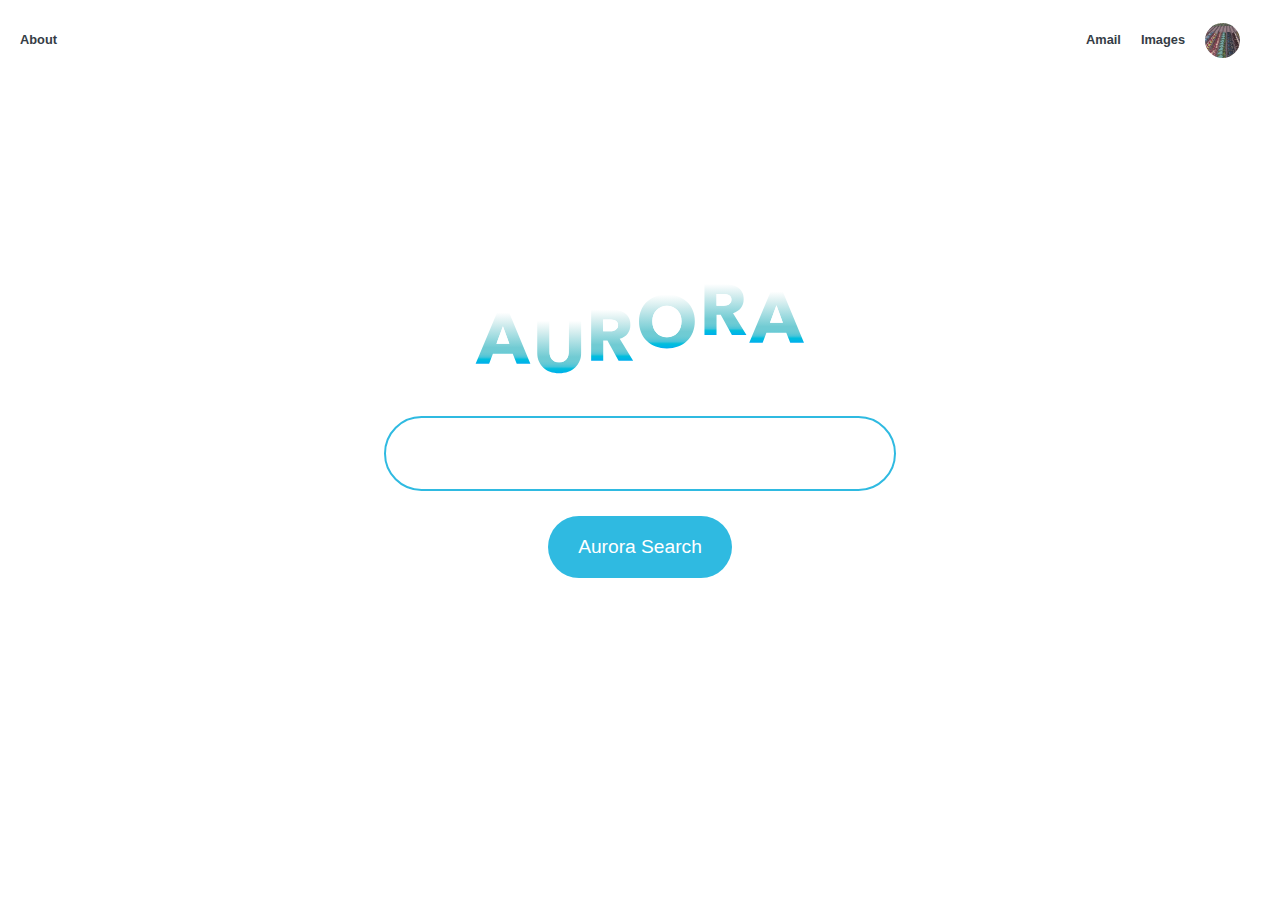
<file: aurora.html>
<!DOCTYPE html>
<html lang="en">
  <head>
    <meta charset="UTF-8" />
    <meta http-equiv="X-UA-Compatible" content="IE=edge" />
    <meta name="viewport" content="width=device-width, initial-scale=1.0" />
    <link
      rel="stylesheet"
      href="https://site-assets.fontawesome.com/releases/v6.4.0/css/all.css"
    />
    <link rel="stylesheet" href="./src/css/aurora.css" />
    <title>Aurora</title>
  </head>
  <body>
    <div class="top-nav">
      <div><p>About</p></div>
      <div><p>Amail</p> <p>Images</p> <img src="./src/img/tom.png" /></p></div>
    </div>
    <div class="main">
      <img src="./src/img/aurora.svg" alt="Aurora" />
        <input type="text" />
        <button onclick="window.location.href = './results.html';">Aurora Search</button>
    </div>
  </body>
</html>
</file>
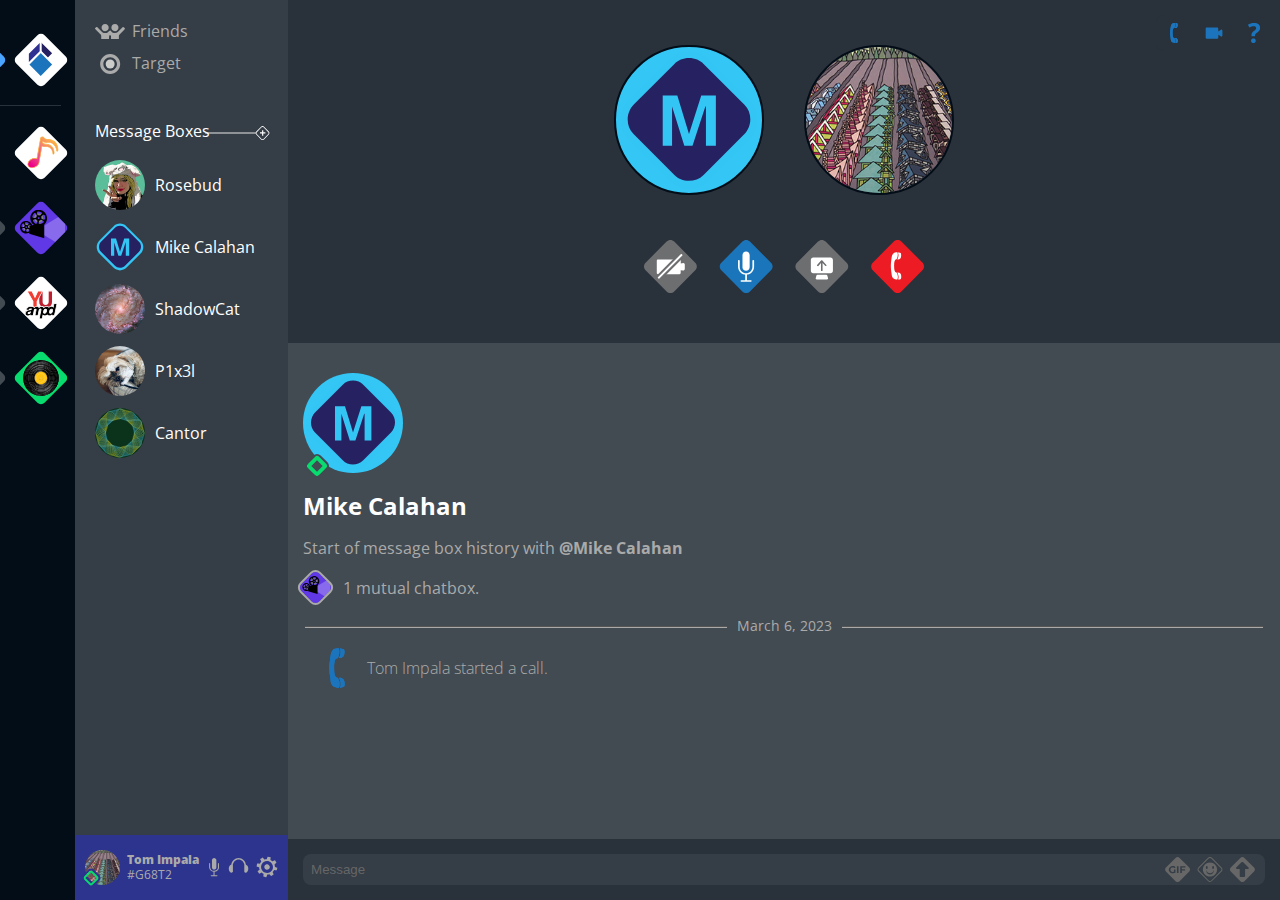
<file: call-mike.html>
<!DOCTYPE html>
<html lang="en">
  <head>
    <meta charset="UTF-8" />

    <link rel="icon" href="./src/img/chatbox-logo.svg" type="image/svg+xml" />
    <meta http-equiv="X-UA-Compatible" content="IE=edge" />
    <meta name="viewport" content="width=device-width, initial-scale=1.0" />
    <link rel="preconnect" href="https://fonts.googleapis.com" />
    <link rel="preconnect" href="https://fonts.gstatic.com" crossorigin />
    <link
      href="https://fonts.googleapis.com/css2?family=Montserrat:ital,wght@0,100;0,200;0,300;0,400;0,500;0,600;0,700;0,800;0,900;1,100;1,200;1,300;1,400;1,500;1,600;1,700;1,800;1,900&family=Open+Sans:ital,wght@0,300;0,400;0,500;0,600;0,700;0,800;1,300;1,400;1,500;1,600;1,700;1,800&display=swap"
      rel="stylesheet"
    />
    <link rel="stylesheet" href="./src/css/styles.css" />

    <title>CHATBOX</title>
  </head>
  <body>
    <div class="icon_dock">
      <div class="icon_highlighted first_icon">
        <div class="icon_dot"></div>
        <div class="icon_holder logo">
          <a href="./index.html"
            ><img src="./src/img/chatbox-logo.svg" alt="chatbox"
          /></a>
        </div>
      </div>
      <div class="line">&nbsp</div>
      <div class="icon_highlighted">
        <div class="icon_dot none"></div>
        <div class="icon_holder note">
          <img src="./src/img/note.svg" alt="chatbox" />
        </div>
      </div>
      <div class="icon_highlighted">
        <div class="icon_dot low"></div>
        <div class="icon_holder movie">
          <img src="./src/img/movie.svg" alt="chatbox" />
        </div>
      </div>
      <div class="icon_highlighted">
        <div class="icon_dot low"></div>
        <div class="icon_holder ampd">
          <img src="./src/img/ampd.svg" alt="chatbox" />
        </div>
      </div>
      <div class="icon_highlighted">
        <div class="icon_dot low"></div>
        <div class="icon_holder record">
          <img src="./src/img/record.svg" alt="chatbox" />
        </div>
      </div>
    </div>

    <!-- Menu Bar-->
    <div class="menu_bar">
      <div class="menu_holder">
        <div class="menu_item">
          <img src="./src/img/friends.svg" alt="" />
          Friends
        </div>
        <div class="menu_item">
          <img src="./src/img/target.svg" alt="" />
          Target
        </div>
      </div>

      <div class="direct_message">
        Message Boxes
        <div class="dm_friend" style="margin-top: 18px">
          <img src="./src/img/lily.png" alt="" />
          <p>Rosebud</p>
        </div>
        <div class="dm_friend">
          <img src="./src/img/mike.svg" alt="" />
          <p>Mike Calahan</p>
        </div>
        <div class="dm_friend">
          <img src="./src/img/jennie.png" alt="" />
          <p>ShadowCat</p>
        </div>

        <div class="dm_friend">
          <img src="./src/img/pixel.png" alt="" />
          <p>P1x3l</p>
        </div>
        <div class="dm_friend">
          <img src="./src/img/fractal.svg" alt="" />
          <p>Cantor</p>
        </div>
      </div>

      <div class="user_area">
        <img src="./src/img/tom.png" alt="Tom Impala" />
        <div class="online user_status"></div>
        <div class="user_details">
          <p class="user_id">Tom Impala</p>
          <p class="user_no">#G68T2</p>
        </div>
      </div>
    </div>

    <!-- Chat Area -->
    <div class="chat_area">
      <div class="call_holder">
        <div class="call_avatars">
          <img id="mike" style="background-color: #34C6F4;"
          src="./src/img/mike.svg" / >
          <img id="tom" src="./src/img/tom.png" />
        </div>

        <div class="call_buttons">
          <a href="index.html"><img src="./src/img/call_icons.svg" alt="" /></a>
        </div>
      </div>
      <div class="chat_holder">
        <div class="option_links">
          <a href="call.html"><img src="./src/img/phone.svg" /></a>
          <img src="./src/img/camera.svg" />
          <img src="./src/img/question.svg" />
        </div>
        <div class="chat_header">
          <img
            src="./src/img/mike.svg"
            style="background-color: #34c6f4"
            alt=""
          />
          <div class="online"></div>
          <h2>Mike Calahan</h2>
          <p>
            Start of message box history with <strong>@Mike Calahan</strong>
          </p>
          <div class="chat_info_line">
            <div class="icon_holder movie icon_small">
              <img src="./src/img/movie.svg" alt="chatbox" />
            </div>
            1 mutual chatbox.
          </div>
        </div>

        <fieldset>
          <legend>&nbsp; March 6, 2023 &nbsp;</legend>

          <div class="chat_entry" style="align-items: center">
            <div class="avatar">
              <img src="./src/img/phone.svg" alt="Phone" />
            </div>
            <div class="chat_content" style="color: var(--text-light-grey)">
              <p class="message">Tom Impala started a call.</p>
            </div>
          </div>
        </fieldset>
      </div>
      <div class="chat_field">
        <input type="text" placeholder="Message" id="txtInput" />
      </div>
    </div>

    <script>
      //   function addGlow(icon, icon2) {
      function addGlow(icon) {
        const element = document.getElementById(icon);
        // const element2 = document.getElementById(icon2);
        if (element.classList.contains("glow")) {
          element.classList.remove("glow");
        } else {
          element.classList.add("glow");
          //   element2.classList.remove("glow");
        }
      }

      window.addEventListener("keypress", function (event) {
        console.log("pressed");
        if (event.key === "Enter") {
          addGlow("mike");
        } else if (event.key == "/") {
          addGlow("tom");
        }
      });
    </script>
  </body>
</html>
</file>
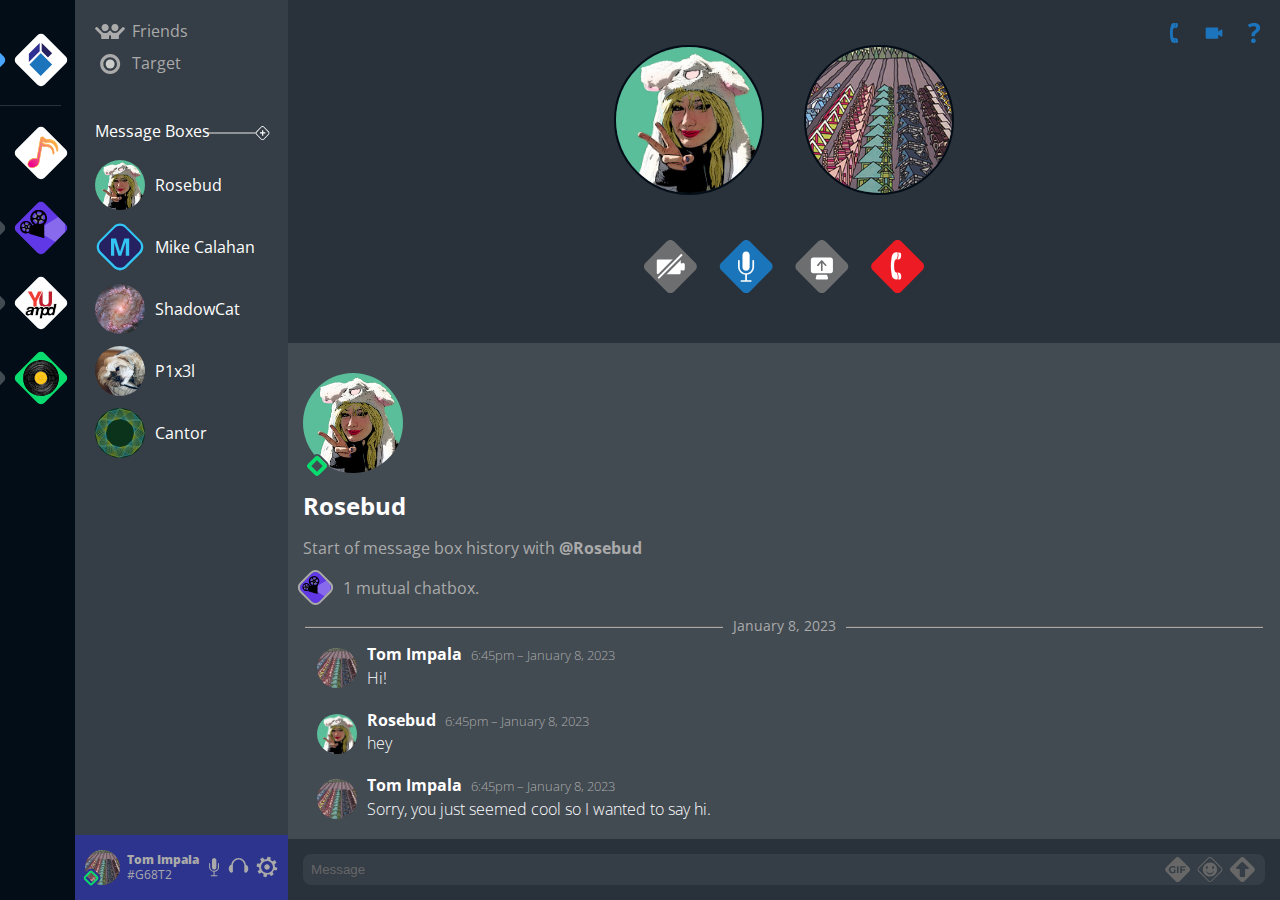
<file: call.html>
<!DOCTYPE html>
<html lang="en">
  <head>
    <meta charset="UTF-8" />

    <link rel="icon" href="./src/img/chatbox-logo.svg" type="image/svg+xml" />
    <meta http-equiv="X-UA-Compatible" content="IE=edge" />
    <meta name="viewport" content="width=device-width, initial-scale=1.0" />
    <link rel="preconnect" href="https://fonts.googleapis.com" />
    <link rel="preconnect" href="https://fonts.gstatic.com" crossorigin />
    <link
      href="https://fonts.googleapis.com/css2?family=Montserrat:ital,wght@0,100;0,200;0,300;0,400;0,500;0,600;0,700;0,800;0,900;1,100;1,200;1,300;1,400;1,500;1,600;1,700;1,800;1,900&family=Open+Sans:ital,wght@0,300;0,400;0,500;0,600;0,700;0,800;1,300;1,400;1,500;1,600;1,700;1,800&display=swap"
      rel="stylesheet"
    />
    <link rel="stylesheet" href="./src/css/styles.css" />

    <title>CHATBOX</title>
  </head>
  <body>
    <div class="icon_dock">
      <div class="icon_highlighted first_icon">
        <div class="icon_dot"></div>
        <div class="icon_holder logo">
          <img src="./src/img/chatbox-logo.svg" alt="chatbox" />
        </div>
      </div>
      <div class="line">&nbsp</div>
      <div class="icon_highlighted">
        <div class="icon_dot none"></div>
        <div class="icon_holder note">
          <img src="./src/img/note.svg" alt="chatbox" />
        </div>
      </div>
      <div class="icon_highlighted">
        <div class="icon_dot low"></div>
        <div class="icon_holder movie">
          <img src="./src/img/movie.svg" alt="chatbox" />
        </div>
      </div>
      <div class="icon_highlighted">
        <div class="icon_dot low"></div>
        <div class="icon_holder ampd">
          <img src="./src/img/ampd.svg" alt="chatbox" />
        </div>
      </div>
      <div class="icon_highlighted">
        <div class="icon_dot low"></div>
        <div class="icon_holder record">
          <img src="./src/img/record.svg" alt="chatbox" />
        </div>
      </div>
    </div>

    <!-- Menu Bar-->
    <div class="menu_bar">
      <div class="menu_holder">
        <div class="menu_item">
          <img src="./src/img/friends.svg" alt="" />
          Friends
        </div>
        <div class="menu_item">
          <img src="./src/img/target.svg" alt="" />
          Target
        </div>
      </div>

      <div class="direct_message">
        Message Boxes
        <div class="dm_friend" style="margin-top: 18px">
          <img src="./src/img/lily.png" alt="" />
          <p>Rosebud</p>
        </div>
        <div class="dm_friend">
          <img src="./src/img/mike.svg" alt="" />
          <p>Mike Calahan</p>
        </div>
        <div class="dm_friend">
          <img src="./src/img/jennie.png" alt="" />
          <p>ShadowCat</p>
        </div>

        <div class="dm_friend">
          <img src="./src/img/pixel.png" alt="" />
          <p>P1x3l</p>
        </div>
        <div class="dm_friend">
          <img src="./src/img/fractal.svg" alt="" />
          <p>Cantor</p>
        </div>
      </div>

      <div class="user_area">
        <img src="./src/img/tom.png" alt="Tom Impala" />
        <div class="online user_status"></div>
        <div class="user_details">
          <p class="user_id">Tom Impala</p>
          <p class="user_no">#G68T2</p>
        </div>
      </div>
    </div>

    <!-- Chat Area -->
    <div class="chat_area">
      <div class="call_holder">
        <div class="call_avatars">
          <img id="lily" src="./src/img/lily.png" />
          <img id="tom" src="./src/img/tom.png" />
        </div>

        <div class="call_buttons">
          <a href="index.html"><img src="./src/img/call_icons.svg" alt="" /></a>
        </div>
      </div>
      <div class="chat_holder">
        <div class="option_links">
          <a href="call.html"><img src="./src/img/phone.svg" /></a>
          <img src="./src/img/camera.svg" />
          <img src="./src/img/question.svg" />
        </div>
        <div class="chat_header">
          <img src="./src/img/lily.png" alt="" />
          <div class="online"></div>
          <h2>Rosebud</h2>
          <p>Start of message box history with <strong>@Rosebud</strong></p>
          <div class="chat_info_line">
            <div class="icon_holder movie icon_small">
              <img src="./src/img/movie.svg" alt="chatbox" />
            </div>
            1 mutual chatbox.
            <!-- <button class="btn_safe">Friend</button>
            <button class="btn_caution">Block</button>
            <button class="btn_warning">Spam</button> -->
          </div>
        </div>

        <fieldset>
          <legend>&nbsp; January 8, 2023 &nbsp;</legend>
          <div class="chat_entry">
            <div class="avatar">
              <img src="./src/img/tom.png" alt="Tom Impala" />
            </div>
            <div class="chat_content">
              <p class="user">
                Tom Impala <span class="time">6:45pm – January 8, 2023</span>
              </p>
              <p class="message">Hi!</p>
            </div>
          </div>

          <div class="chat_entry">
            <div class="avatar">
              <img src="./src/img/lily.png" alt="Rosebud" />
            </div>
            <div class="chat_content">
              <p class="user">
                Rosebud <span class="time">6:45pm – January 8, 2023</span>
              </p>
              <p class="message">hey</p>
            </div>
          </div>

          <div class="chat_entry">
            <div class="avatar">
              <img src="./src/img/tom.png" alt="Tom Impala" />
            </div>
            <div class="chat_content">
              <p class="user">
                Tom Impala <span class="time">6:45pm – January 8, 2023</span>
              </p>
              <p class="message">
                Sorry, you just seemed cool so I wanted to say hi.
              </p>
            </div>
          </div>

          <div class="chat_entry">
            <div class="avatar">
              <img src="./src/img/lily.png" alt="Rosebud" />
            </div>
            <div class="chat_content">
              <p class="user">
                Rosebud <span class="time">6:46pm – January 8, 2023</span>
              </p>
              <p class="message">thanks</p>
              <p class="message">you’re friends with Jennie right?</p>
            </div>
          </div>

          <div class="chat_entry">
            <div class="avatar">
              <img src="./src/img/tom.png" alt="Tom Impala" />
            </div>
            <div class="chat_content">
              <p class="user">
                Tom Impala <span class="time">6:46pm – January 8, 2023</span>
              </p>
              <p class="message">Yeah she’s sort of like my best friend.</p>
            </div>
          </div>

          <div class="chat_entry">
            <div class="avatar">
              <img src="./src/img/lily.png" alt="Rosebud" />
            </div>
            <div class="chat_content">
              <p class="user">
                Rosebud <span class="time">6:46pm – January 8, 2023</span>
              </p>
              <p class="message">cool</p>
            </div>
          </div>

          <div class="chat_entry">
            <div class="avatar">
              <img src="./src/img/tom.png" alt="Tom Impala" />
            </div>
            <div class="chat_content">
              <p class="user">
                Tom Impala <span class="time">6:46pm – January 8, 2023</span>
              </p>
              <p class="message">How long have you two known each other?</p>
            </div>
          </div>

          <div class="chat_entry">
            <div class="avatar">
              <img src="./src/img/lily.png" alt="Rosebud" />
            </div>
            <div class="chat_content">
              <p class="user">
                Rosebud <span class="time">6:46pm – January 8, 2023</span>
              </p>
              <p class="message">about a year she’s cool</p>
              <p class="message">sorry am I being awkward?</p>
            </div>
          </div>

          <div class="chat_entry">
            <div class="avatar">
              <img src="./src/img/tom.png" alt="Tom Impala" />
            </div>
            <div class="chat_content">
              <p class="user">
                Tom Impala <span class="time">6:46pm – January 8, 2023</span>
              </p>
              <p class="message">Not at all. Honestly I thought I was.</p>
            </div>
          </div>

          <div class="chat_entry">
            <div class="avatar">
              <img src="./src/img/lily.png" alt="Rosebud" />
            </div>
            <div class="chat_content">
              <p class="user">
                Rosebud <span class="time">6:46pm – January 8, 2023</span>
              </p>
              <p class="message">your fine</p>
            </div>
          </div>

          <div class="chat_entry">
            <div class="avatar">
              <img src="./src/img/tom.png" alt="Tom Impala" />
            </div>
            <div class="chat_content">
              <p class="user">
                Tom Impala <span class="time">6:47pm – January 8, 2023</span>
              </p>
              <p class="message">cool</p>

              <p class="message">so I guess you’re into movies?</p>
            </div>
          </div>

          <div class="chat_entry">
            <div class="avatar">
              <img src="./src/img/lily.png" alt="Rosebud" />
            </div>
            <div class="chat_content">
              <p class="user">
                Rosebud <span class="time">6:47pm – January 8, 2023</span>
              </p>
              <p class="message">yes</p>
            </div>
          </div>

          <div class="chat_entry">
            <div class="avatar">
              <img src="./src/img/tom.png" alt="Tom Impala" />
            </div>
            <div class="chat_content">
              <p class="user">
                Tom Impala <span class="time">6:47pm – January 8, 2023</span>
              </p>
              <p class="message">
                I haven’t seen too many, Jennie just kind of forced me into this
                server. You got any good recommendations?
              </p>
            </div>
          </div>

          <div class="chat_entry">
            <div class="avatar">
              <img src="./src/img/lily.png" alt="Rosebud" />
            </div>
            <div class="chat_content">
              <p class="user">
                Rosebud <span class="time">6:47pm – January 8, 2023</span>
              </p>
              <p class="message">wdym by haven’t seen too many</p>
            </div>
          </div>

          <div class="chat_entry">
            <div class="avatar">
              <img src="./src/img/tom.png" alt="Tom Impala" />
            </div>
            <div class="chat_content">
              <p class="user">
                Tom Impala <span class="time">6:47pm – January 8, 2023</span>
              </p>
              <p class="message">Well, I’ve seen Star Wars.</p>
            </div>
          </div>

          <div class="chat_entry">
            <div class="avatar">
              <img src="./src/img/lily.png" alt="Rosebud" />
            </div>
            <div class="chat_content">
              <p class="user">
                Rosebud <span class="time">6:47pm – January 8, 2023</span>
              </p>
              <p class="message">everyone has, you got any favorite films?</p>
            </div>
          </div>

          <div class="chat_entry">
            <div class="avatar">
              <img src="./src/img/tom.png" alt="Tom Impala" />
            </div>
            <div class="chat_content">
              <p class="user">
                Tom Impala <span class="time">6:47pm – January 8, 2023</span>
              </p>
              <p class="message">I absolutely love Scott Pilgrim.</p>
            </div>
          </div>

          <div class="chat_entry">
            <div class="avatar">
              <img src="./src/img/lily.png" alt="Rosebud" />
            </div>
            <div class="chat_content">
              <p class="user">
                Rosebud <span class="time">6:47pm – January 8, 2023</span>
              </p>
              <p class="message">Who’s your favorite director?</p>
            </div>
          </div>
          <div class="chat_entry">
            <div class="avatar">
              <img src="./src/img/tom.png" alt="Tom Impala" />
            </div>
            <div class="chat_content">
              <p class="user">
                Tom Impala <span class="time">6:47pm – January 8, 2023</span>
              </p>
              <p class="message">
                I don’t really know enough to have one, I mean of course I know
                directors like Kubrick and what not.
              </p>
            </div>
          </div>

          <div class="chat_entry">
            <div class="avatar">
              <img src="./src/img/lily.png" alt="Rosebud" />
            </div>
            <div class="chat_content">
              <p class="user">
                Rosebud <span class="time">6:47pm – January 8, 2023</span>
              </p>
              <p class="message">would you watch any older films?</p>
            </div>
          </div>

          <div class="chat_entry">
            <div class="avatar">
              <img src="./src/img/tom.png" alt="Tom Impala" />
            </div>
            <div class="chat_content">
              <p class="user">
                Tom Impala <span class="time">6:48pm – January 8, 2023</span>
              </p>
              <p class="message">
                Yes, I haven’t really seen anything pre-1950s except for like
                Disney stuff. I’d like to watch some more.
              </p>
            </div>
          </div>

          <div class="chat_entry">
            <div class="avatar">
              <img src="./src/img/lily.png" alt="Rosebud" />
            </div>
            <div class="chat_content">
              <p class="user">
                Rosebud <span class="time">6:48pm – January 8, 2023</span>
              </p>
              <p class="message">you seen Citizen Kane?</p>
            </div>
          </div>

          <div class="chat_entry">
            <div class="avatar">
              <img src="./src/img/tom.png" alt="Tom Impala" />
            </div>
            <div class="chat_content">
              <p class="user">
                Tom Impala <span class="time">6:48pm – January 8, 2023</span>
              </p>
              <p class="message">No, but I’ve heard it’s the best film ever.</p>
            </div>
          </div>

          <div class="chat_entry">
            <div class="avatar">
              <img src="./src/img/lily.png" alt="Rosebud" />
            </div>
            <div class="chat_content">
              <p class="user">
                Rosebud <span class="time">6:48pm – January 8, 2023</span>
              </p>
              <p class="message">Watch it!</p>
            </div>
          </div>

          <div class="chat_entry">
            <div class="avatar">
              <img src="./src/img/tom.png" alt="Tom Impala" />
            </div>
            <div class="chat_content">
              <p class="user">
                Tom Impala <span class="time">6:48pm – January 8, 2023</span>
              </p>
              <p class="message">Okay :)</p>
            </div>
          </div>

          <div class="chat_entry">
            <div class="avatar">
              <img src="./src/img/tom.png" alt="Tom Impala" />
            </div>
            <div class="chat_content">
              <p class="user">
                Tom Impala <span class="time">8:52pm – January 8, 2023</span>
              </p>
              <p class="message">Oh my god that was so amazing.</p>
            </div>
          </div>

          <div class="chat_entry">
            <div class="avatar">
              <img src="./src/img/lily.png" alt="Rosebud" />
            </div>
            <div class="chat_content">
              <p class="user">
                Rosebud <span class="time">8:52pm – January 8, 2023</span>
              </p>
              <p class="message">
                im glad you liked it its one of my favorites
              </p>
            </div>
          </div>

          <div class="chat_entry">
            <div class="avatar">
              <img src="./src/img/tom.png" alt="Tom Impala" />
            </div>
            <div class="chat_content">
              <p class="user">
                Tom Impala <span class="time">8:52pm – January 8, 2023</span>
              </p>
              <p class="message">You got good taste.</p>

              <p class="message">
                Ah I get it, your username’s a Citizen Kane reference.
              </p>
            </div>
          </div>

          <div class="chat_entry">
            <div class="avatar">
              <img src="./src/img/lily.png" alt="Rosebud" />
            </div>
            <div class="chat_content">
              <p class="user">
                Rosebud <span class="time">8:53pm – January 8, 2023</span>
              </p>
              <p class="message">yep</p>
            </div>
          </div>
          <div class="chat_entry">
            <div class="avatar">
              <img src="./src/img/tom.png" alt="Tom Impala" />
            </div>
            <div class="chat_content">
              <p class="user">
                Tom Impala <span class="time">8:53pm – January 8, 2023</span>
              </p>
              <p class="message">You got any other movie recommendations?</p>
            </div>
          </div>

          <div class="chat_entry">
            <div class="avatar">
              <img src="./src/img/lily.png" alt="Rosebud" />
            </div>
            <div class="chat_content">
              <p class="user">
                Rosebud <span class="time">8:53pm – January 8, 2023</span>
              </p>
              <p class="message">
                would you be interested in watching any foreign films?
              </p>
            </div>
          </div>

          <div class="chat_entry">
            <div class="avatar">
              <img src="./src/img/tom.png" alt="Tom Impala" />
            </div>
            <div class="chat_content">
              <p class="user">
                Tom Impala <span class="time">8:54pm – January 8, 2023</span>
              </p>
              <p class="message">
                absolutely, my friend Eli showed me a few Japanese films, I
                really liked this one trilogy called the Human Condition.
              </p>
            </div>
          </div>

          <div class="chat_entry">
            <div class="avatar">
              <img src="./src/img/lily.png" alt="Rosebud" />
            </div>
            <div class="chat_content">
              <p class="user">
                Rosebud <span class="time">8:54pm – January 8, 2023</span>
              </p>
              <p class="message">how about Hong Kong cinema?</p>
            </div>
          </div>
          <div class="chat_entry">
            <div class="avatar">
              <img src="./src/img/tom.png" alt="Tom Impala" />
            </div>
            <div class="chat_content">
              <p class="user">
                Tom Impala <span class="time">8:54pm – January 8, 2023</span>
              </p>
              <p class="message">Some John Woo, not much else.</p>
            </div>
          </div>

          <div class="chat_entry">
            <div class="avatar">
              <img src="./src/img/lily.png" alt="Rosebud" />
            </div>
            <div class="chat_content">
              <p class="user">
                Rosebud <span class="time">8:54pm – January 8, 2023</span>
              </p>
              <p class="message">have you seen Chungking Express?</p>
            </div>
          </div>

          <div class="chat_entry">
            <div class="avatar">
              <img src="./src/img/tom.png" alt="Tom Impala" />
            </div>
            <div class="chat_content">
              <p class="user">
                Tom Impala <span class="time">8:54pm – January 8, 2023</span>
              </p>
              <p class="message">I haven’t heard of it.</p>
            </div>
          </div>

          <div class="chat_entry">
            <div class="avatar">
              <img src="./src/img/lily.png" alt="Rosebud" />
            </div>
            <div class="chat_content">
              <p class="user">
                Rosebud <span class="time">8:55pm – January 8, 2023</span>
              </p>
              <p class="message">Wong-Kar Wai, you should check it out.</p>
            </div>
          </div>

          <div class="chat_entry">
            <div class="avatar">
              <img src="./src/img/tom.png" alt="Tom Impala" />
            </div>
            <div class="chat_content">
              <p class="user">
                Tom Impala <span class="time">8:55pm – January 8, 2023</span>
              </p>
              <p class="message">Alright!</p>

              <p class="message">It’s not on any streaming :(</p>
            </div>
          </div>

          <div class="chat_entry">
            <div class="avatar">
              <img src="./src/img/lily.png" alt="Rosebud" />
            </div>
            <div class="chat_content">
              <p class="user">
                Rosebud <span class="time">8:55pm – January 8, 2023</span>
              </p>
              <p class="message">
                i can stream it for you and we could watch it together if you’d
                like?
              </p>
            </div>
          </div>

          <div class="chat_entry">
            <div class="avatar">
              <img src="./src/img/tom.png" alt="Tom Impala" />
            </div>
            <div class="chat_content">
              <p class="user">
                Tom Impala <span class="time">8:55pm – January 8, 2023</span>
              </p>
              <p class="message">Yeah, that’d be amazing</p>
            </div>
          </div>

          <div class="chat_entry">
            <div class="avatar">
              <img src="./src/img/lily.png" alt="Rosebud" />
            </div>
            <div class="chat_content">
              <p class="user">
                Rosebud <span class="time">8:55pm – January 8, 2023</span>
              </p>
              <p class="message">cool</p>
            </div>
          </div>

          <div class="chat_entry" style="align-items: center">
            <div class="avatar">
              <img src="./src/img/phone.svg" alt="Phone" />
            </div>
            <div class="chat_content" style="color: var(--text-light-grey)">
              <p class="message">Rosebud started a call that lasted 4 hours</p>
            </div>
          </div>
        </fieldset>
        <fieldset>
          <legend>&nbsp; February 1, 2023 &nbsp;</legend>
          <div class="chat_entry">
            <div class="avatar">
              <img src="./src/img/tom.png" alt="Tom Impala" />
            </div>
            <div class="chat_content">
              <p class="user">
                Tom Impala <span class="time">11:34pm – February 1, 2023</span>
              </p>
              <p class="message">What do you think?</p>
            </div>
          </div>

          <div class="chat_entry">
            <div class="avatar">
              <img src="./src/img/lily.png" alt="Rosebud" />
            </div>
            <div class="chat_content">
              <p class="user">
                Rosebud <span class="time">11:34pm – February 1, 2023</span>
              </p>
              <p class="message">It's cool.</p>
            </div>
          </div>

          <div class="chat_entry">
            <div class="avatar">
              <img src="./src/img/tom.png" alt="Tom Impala" />
            </div>
            <div class="chat_content">
              <p class="user">
                Tom Impala <span class="time">11:34pm – February 1, 2023</span>
              </p>
              <p class="message">You don't listen to much music do you?</p>
            </div>
          </div>

          <div class="chat_entry">
            <div class="avatar">
              <img src="./src/img/lily.png" alt="Rosebud" />
            </div>
            <div class="chat_content">
              <p class="user">
                Rosebud <span class="time">11:35pm – February 1, 2023</span>
              </p>
              <p class="message">I do, just, only the same 10 songs. </p>
            </div>
          </div>

          <div class="chat_entry">
            <div class="avatar">
              <img src="./src/img/tom.png" alt="Tom Impala" />
            </div>
            <div class="chat_content">
              <p class="user">
                Tom Impala <span class="time">11:35pm – February 1, 2023</span>
              </p>
              <p class="message">You got a favourite?</p>
            </div>
          </div>
          <div class="chat_entry">
            <div class="avatar">
              <img src="./src/img/lily.png" alt="Rosebud" />
            </div>
            <div class="chat_content">
              <p class="user">
                Rosebud <span class="time">11:35pm – February 1, 2023</span>
              </p>
              <p class="message">Do you?</p>
            </div>
          </div>
          <div class="chat_entry">
            <div class="avatar">
              <img src="./src/img/tom.png" alt="Tom Impala" />
            </div>
            <div class="chat_content">
              <p class="user">
                Tom Impala <span class="time">11:35pm – February 1, 2023</span>
              </p>
              <p class="message">C'mon, I asked you first.</p>
            </div>
          </div>
          <div class="chat_entry">
            <div class="avatar">
              <img src="./src/img/lily.png" alt="Rosebud" />
            </div>
            <div class="chat_content">
              <p class="user">
                Rosebud <span class="time">11:35pm – February 1, 2023</span>
              </p>
              <p class="message">
                This is embarrassing, but Hey There Delilah.
              </p>
            </div>
          </div>
          <div class="chat_entry">
            <div class="avatar">
              <img src="./src/img/tom.png" alt="Tom Impala" />
            </div>
            <div class="chat_content">
              <p class="user">
                Tom Impala <span class="time">11:36pm – February 1, 2023</span>
              </p>
              <p class="message">Why is that embarrassing? It's a good song.</p>
            </div>
          </div>
          <div class="chat_entry">
            <div class="avatar">
              <img src="./src/img/lily.png" alt="Rosebud" />
            </div>
            <div class="chat_content">
              <p class="user">
                Rosebud <span class="time">11:36pm – February 1, 2023</span>
              </p>
              <p class="message">Mike doesn't like it.</p>
            </div>
          </div>

          <div class="chat_entry">
            <div class="avatar">
              <img src="./src/img/tom.png" alt="Tom Impala" />
            </div>
            <div class="chat_content">
              <p class="user">
                Tom Impala <span class="time">11:36pm – February 1, 2023</span>
              </p>
              <p class="message">Yeah, well screw what Mike thinks.</p>
            </div>
          </div>

          <div class="chat_entry">
            <div class="avatar">
              <img src="./src/img/lily.png" alt="Rosebud" />
            </div>
            <div class="chat_content">
              <p class="user">
                Rosebud <span class="time">11:36pm – February 1, 2023</span>
              </p>
              <p class="message">What about you? </p>
            </div>
          </div>

          <div class="chat_entry">
            <div class="avatar">
              <img src="./src/img/tom.png" alt="Tom Impala" />
            </div>
            <div class="chat_content">
              <p class="user">
                Tom Impala <span class="time">11:37pm – February 1, 2023</span>
              </p>
              <p class="message">Huh?</p>
            </div>
          </div>
          <div class="chat_entry">
            <div class="avatar">
              <img src="./src/img/lily.png" alt="Rosebud" />
            </div>
            <div class="chat_content">
              <p class="user">
                Rosebud <span class="time">11:37pm – February 1, 2023</span>
              </p>
              <p class="message">What's your favourite song?</p>
            </div>
          </div>
          <div class="chat_entry">
            <div class="avatar">
              <img src="./src/img/tom.png" alt="Tom Impala" />
            </div>
            <div class="chat_content">
              <p class="user">
                Tom Impala <span class="time">11:38pm – February 1, 2023</span>
              </p>
              <p class="message">
                I'm more of an album listener than a song listener. But umm...
                right now, I'd say Pink + White.
              </p>
            </div>
          </div>
          <div class="chat_entry">
            <div class="avatar">
              <img src="./src/img/lily.png" alt="Rosebud" />
            </div>
            <div class="chat_content">
              <p class="user">
                Rosebud <span class="time">11:38pm – February 1, 2023</span>
              </p>
              <p class="message">I don't know it.</p>
            </div>
          </div>
          <div class="chat_entry">
            <div class="avatar">
              <img src="./src/img/tom.png" alt="Tom Impala" />
            </div>
            <div class="chat_content">
              <p class="user">
                Tom Impala <span class="time">11:38pm – February 1, 2023</span>
              </p>
              <p class="message">Frank Ocean?</p>
              <p class="message">I've got a lot of music to show you.</p>
            </div>
          </div>
          <div class="chat_entry">
            <div class="avatar">
              <img src="./src/img/lily.png" alt="Rosebud" />
            </div>
            <div class="chat_content">
              <p class="user">
                Rosebud <span class="time">11:39pm – February 1, 2023</span>
              </p>
              <p class="message">There's a shooting star outside.</p>
            </div>
          </div>
          <div class="chat_entry">
            <div class="avatar">
              <img src="./src/img/tom.png" alt="Tom Impala" />
            </div>
            <div class="chat_content">
              <p class="user">
                Tom Impala <span class="time">11:39pm – February 1, 2023</span>
              </p>
              <p class="message">Why don't you make a wish?</p>
            </div>
          </div>
          <div class="chat_entry">
            <div class="avatar">
              <img src="./src/img/lily.png" alt="Rosebud" />
            </div>
            <div class="chat_content">
              <p class="user">
                Rosebud <span class="time">11:39pm – February 1, 2023</span>
              </p>
              <p class="message">
                I wish for us to be friends for a long time.
              </p>
            </div>
          </div>
          <div class="chat_entry">
            <div class="avatar">
              <img src="./src/img/tom.png" alt="Tom Impala" />
            </div>
            <div class="chat_content">
              <p class="user">
                Tom Impala <span class="time">11:39pm – February 1, 2023</span>
              </p>
              <p class="message">Aww, thanks.</p>
            </div>
          </div>
        </fieldset>
        <fieldset>
          <legend>&nbsp; February 6, 2023 &nbsp;</legend>
          <div class="chat_entry">
            <div class="avatar">
              <img src="./src/img/tom.png" alt="Tom Impala" />
            </div>
            <div class="chat_content">
              <p class="user">
                Tom Impala <span class="time">3:23pm – February 6, 2023</span>
              </p>
              <p class="message">Hey…</p>
            </div>
          </div>

          <div class="chat_entry">
            <div class="avatar">
              <img src="./src/img/lily.png" alt="Rosebud" />
            </div>
            <div class="chat_content">
              <p class="user">
                Rosebud <span class="time">3:23pm – February 6, 2023</span>
              </p>
              <p class="message">hi</p>
              <p class="message">everything okay?</p>
            </div>
          </div>

          <div class="chat_entry">
            <div class="avatar">
              <img src="./src/img/tom.png" alt="Tom Impala" />
            </div>
            <div class="chat_content">
              <p class="user">
                Tom Impala <span class="time">3:24pm – February 6, 2023</span>
              </p>
              <p class="message">
                Jennie and I got in a fight, I don’t know if we’re ever gonna be
                friends again.
              </p>
            </div>
          </div>

          <div class="chat_entry">
            <div class="avatar">
              <img src="./src/img/lily.png" alt="Rosebud" />
            </div>
            <div class="chat_content">
              <p class="user">
                Rosebud <span class="time">3:24pm – February 6, 2023</span>
              </p>
              <p class="message">oh no im so sorry</p>
              <p class="message">
                if it makes you feel better im still your friend.
              </p>
            </div>
          </div>

          <div class="chat_entry">
            <div class="avatar">
              <img src="./src/img/tom.png" alt="Tom Impala" />
            </div>
            <div class="chat_content">
              <p class="user">
                Tom Impala <span class="time">3:24pm – February 6, 2023</span>
              </p>
              <p class="message">
                Thanks, honestly at this point, you’re pretty much my best
                friend now.
              </p>
            </div>
          </div>
          <div class="chat_entry">
            <div class="avatar">
              <img src="./src/img/lily.png" alt="Rosebud" />
            </div>
            <div class="chat_content">
              <p class="user">
                Rosebud <span class="time">3:23pm – January 8, 2023</span>
              </p>
              <p class="message">aw thanks.</p>
            </div>
          </div>

          <div class="chat_entry" style="align-items: center">
            <div class="avatar">
              <img src="./src/img/phone.svg" alt="Phone" />
            </div>
            <div class="chat_content" style="color: var(--text-light-grey)">
              <p class="message">
                Tom Impala started a call that lasted 2 hours
              </p>
            </div>
          </div>
        </fieldset>
        <fieldset>
          <legend>&nbsp; February 7, 2023 &nbsp;</legend>

          <div class="chat_entry">
            <div class="avatar">
              <img src="./src/img/lily.png" alt="Rosebud" />
            </div>
            <div class="chat_content">
              <p class="user">
                Rosebud <span class="time">5:34pm – February 7, 2023</span>
              </p>
              <p class="message">Hey, can we talk?</p>
            </div>
          </div>

          <div class="chat_entry">
            <div class="avatar">
              <img src="./src/img/tom.png" alt="Tom Impala" />
            </div>
            <div class="chat_content">
              <p class="user">
                Tom Impala <span class="time">5:34pm – February 7, 2023</span>
              </p>
              <p class="message">Of course. What's up?</p>
            </div>
          </div>

          <div class="chat_entry">
            <div class="avatar">
              <img src="./src/img/lily.png" alt="Rosebud" />
            </div>
            <div class="chat_content">
              <p class="user">
                Rosebud <span class="time">5:34pm – February 7, 2023</span>
              </p>
              <p class="message">I don't feel good, like at all.</p>
            </div>
          </div>

          <div class="chat_entry">
            <div class="avatar">
              <img src="./src/img/tom.png" alt="Tom Impala" />
            </div>
            <div class="chat_content">
              <p class="user">
                Tom Impala <span class="time">5:35pm – February 7, 2023</span>
              </p>
              <p class="message">What do you mean?</p>
            </div>
          </div>
          <div class="chat_entry">
            <div class="avatar">
              <img src="./src/img/lily.png" alt="Rosebud" />
            </div>
            <div class="chat_content">
              <p class="user">
                Rosebud <span class="time">5:35pm – February 7, 2023</span>
              </p>
              <p class="message">I'm sorry for being a burden.</p>
            </div>
          </div>

          <div class="chat_entry">
            <div class="avatar">
              <img src="./src/img/tom.png" alt="Tom Impala" />
            </div>
            <div class="chat_content">
              <p class="user">
                Tom Impala <span class="time">5:35pm – February 7, 2023</span>
              </p>
              <p class="message">You're the opposite of a burden.</p>
            </div>
          </div>
          <div class="chat_entry">
            <div class="avatar">
              <img src="./src/img/lily.png" alt="Rosebud" />
            </div>
            <div class="chat_content">
              <p class="user">
                Rosebud <span class="time">5:35pm – February 7</span>
              </p>
              <p class="message">Don't lie to me.</p>
            </div>
          </div>

          <div class="chat_entry">
            <div class="avatar">
              <img src="./src/img/tom.png" alt="Tom Impala" />
            </div>
            <div class="chat_content">
              <p class="user">
                Tom Impala <span class="time">5:35pm – February 7, 2023</span>
              </p>
              <p class="message">
                I wouldn't lie to you. Sometimes I feel like a burden too. More
                than sometimes actually, but then I met you, and you helped me
                realize I'm enough.
              </p>
            </div>
          </div>
          <div class="chat_entry">
            <div class="avatar">
              <img src="./src/img/lily.png" alt="Rosebud" />
            </div>
            <div class="chat_content">
              <p class="user">
                Rosebud <span class="time">5:36pm – February 7, 2023</span>
              </p>
              <p class="message">
                Just because you're enough doesn't mean I am.
              </p>
            </div>
          </div>
          <div class="chat_entry">
            <div class="avatar">
              <img src="./src/img/tom.png" alt="Tom Impala" />
            </div>
            <div class="chat_content">
              <p class="user">
                Tom Impala <span class="time">5:36pm – February 7, 2023</span>
              </p>
              <p class="message">
                You're the nicest person I've ever met, and every day I look
                forward to talking to you.
              </p>
            </div>
          </div>
          <div class="chat_entry">
            <div class="avatar">
              <img src="./src/img/lily.png" alt="Rosebud" />
            </div>
            <div class="chat_content">
              <p class="user">
                Rosebud <span class="time">5:36pm – February 7, 2023</span>
              </p>
              <p class="message">
                Maybe... but still the pain, it doesn't stop.
              </p>
            </div>
          </div>
          <div class="chat_entry">
            <div class="avatar">
              <img src="./src/img/tom.png" alt="Tom Impala" />
            </div>
            <div class="chat_content">
              <p class="user">
                Tom Impala <span class="time">5:36pm – February 7, 2023</span>
              </p>
              <p class="message">
                I know it's tough, but trust me things will get better, we can
                fight this, together..
              </p>
            </div>
          </div>
          <div class="chat_entry">
            <div class="avatar">
              <img src="./src/img/lily.png" alt="Rosebud" />
            </div>
            <div class="chat_content">
              <p class="user">
                Rosebud <span class="time">5:36pm – February 7, 2023</span>
              </p>
              <p class="message">Together?</p>
            </div>
          </div>
          <div class="chat_entry">
            <div class="avatar">
              <img src="./src/img/lily.png" alt="Rosebud" />
            </div>
            <div class="chat_content">
              <p class="user">
                Rosebud <span class="time">6:03pm – February 7, 2023</span>
              </p>
              <p class="message">
                I'll always remember you as the person who saved my life.
              </p>
            </div>
          </div>
        </fieldset>

        <fieldset>
          <legend>&nbsp; February 27, 2023 &nbsp;</legend>

          <div class="chat_entry">
            <div class="avatar">
              <img src="./src/img/tom.png" alt="Tom Impala" />
            </div>
            <div class="chat_content">
              <p class="user">
                Tom Impala <span class="time">3:31pm – February 27, 2023</span>
              </p>
              <p class="message">Hi love!</p>
            </div>
          </div>

          <div class="chat_entry">
            <div class="avatar">
              <img src="./src/img/lily.png" alt="Rosebud" />
            </div>
            <div class="chat_content">
              <p class="user">
                Rosebud <span class="time">3:31pm – February 27, 2023</span>
              </p>
              <p class="message">hey</p>
            </div>
          </div>

          <div class="chat_entry">
            <div class="avatar">
              <img src="./src/img/tom.png" alt="Tom Impala" />
            </div>
            <div class="chat_content">
              <p class="user">
                Tom Impala <span class="time">3:31pm – February 27, 2023</span>
              </p>
              <p class="message">you’re so amazing</p>
            </div>
          </div>

          <div class="chat_entry">
            <div class="avatar">
              <img src="./src/img/lily.png" alt="Rosebud" />
            </div>
            <div class="chat_content">
              <p class="user">
                Rosebud <span class="time">3:31pm – February 27, 2023</span>
              </p>
              <p class="message">thanks</p>
            </div>
          </div>

          <div class="chat_entry">
            <div class="avatar">
              <img src="./src/img/tom.png" alt="Tom Impala" />
            </div>
            <div class="chat_content">
              <p class="user">
                Tom Impala <span class="time">3:32pm – February 27, 2023</span>
              </p>
              <p class="message">whatcha up to?</p>
            </div>
          </div>
          <div class="chat_entry">
            <div class="avatar">
              <img src="./src/img/lily.png" alt="Rosebud" />
            </div>
            <div class="chat_content">
              <p class="user">
                Rosebud <span class="time">3:32pm – February 27, 2023</span>
              </p>
              <p class="message">I just uploaded my latest clip</p>
            </div>
          </div>

          <div class="chat_entry">
            <div class="avatar">
              <img src="./src/img/tom.png" alt="Tom Impala" />
            </div>
            <div class="chat_content">
              <p class="user">
                Tom Impala <span class="time">3:32pm – February 27, 2023</span>
              </p>
              <p class="message">clip?</p>
            </div>
          </div>
          <div class="chat_entry">
            <div class="avatar">
              <img src="./src/img/lily.png" alt="Rosebud" />
            </div>
            <div class="chat_content">
              <p class="user">
                Rosebud <span class="time">3:32pm – February 27, 2023</span>
              </p>
              <p class="message">oh, right you don’t use clippd</p>
              <p
                class="message"
                style="color: var(--bright); text-decoration: underline"
              >
                Follow Rosebud on <strong>CLIPPD</strong>
              </p>
              <p class="message">here you can check it out</p>
            </div>
          </div>

          <div class="chat_entry">
            <div class="avatar">
              <img src="./src/img/tom.png" alt="Tom Impala" />
            </div>
            <div class="chat_content">
              <p class="user">
                Tom Impala <span class="time">3:32pm – February 27, 2023</span>
              </p>
              <p class="message">
                thanks, but I’m too concerned about its data tracking to use it.
              </p>
            </div>
          </div>
          <div class="chat_entry">
            <div class="avatar">
              <img src="./src/img/lily.png" alt="Rosebud" />
            </div>
            <div class="chat_content">
              <p class="user">
                Rosebud <span class="time">3:34pm – February 27, 2023</span>
              </p>
              <p class="message">suit yourself</p>
            </div>
          </div>
          <div class="chat_entry">
            <div class="avatar">
              <img src="./src/img/tom.png" alt="Tom Impala" />
            </div>
            <div class="chat_content">
              <p class="user">
                Tom Impala <span class="time">3:34pm – February 27, 2023</span>
              </p>
              <p class="message">yo I just listened to this amazing album.</p>
            </div>
          </div>
          <div class="chat_entry">
            <div class="avatar">
              <img src="./src/img/lily.png" alt="Rosebud" />
            </div>
            <div class="chat_content">
              <p class="user">
                Rosebud <span class="time">3:34pm – February 27, 2023</span>
              </p>
              <p class="message">
                sorry I’d love to hear all about it but I’ve got to go real
                quick
              </p>
            </div>
          </div>
          <div class="chat_entry">
            <div class="avatar">
              <img src="./src/img/tom.png" alt="Tom Impala" />
            </div>
            <div class="chat_content">
              <p class="user">
                Tom Impala <span class="time">3:34pm – February 27, 2023</span>
              </p>
              <p class="message">Oh, okay…</p>
              <p class="message">
                I’ll just post about it and you can read it when you get the
                chance.
              </p>
              <p class="message">
                So it’s called Perfect From Now On, it’s from an indie rock band
                from Idaho called Built to Spill, and it’s just, oh my god it’s
                so good you really need to listen to it. Especially I Would Hurt
                a Fly, the best instrumental closer to any song period.
              </p>
            </div>
          </div>
          <div class="chat_entry">
            <div class="avatar">
              <img src="./src/img/tom.png" alt="Tom Impala" />
            </div>
            <div class="chat_content">
              <p class="user">
                Tom Impala <span class="time">3:56pm – February 27, 2023</span>
              </p>
              <p class="message">Are you back yet?</p>
            </div>
          </div>
        </fieldset>

        <fieldset>
          <legend>&nbsp; March 5, 2023 &nbsp;</legend>
          <div class="chat_entry">
            <div class="avatar">
              <img src="./src/img/tom.png" alt="Tom Impala" />
            </div>
            <div class="chat_content">
              <p class="user">
                Tom Impala <span class="time">8:14pm – March 5, 2023</span>
              </p>
              <p class="message">Hi dear!!!</p>
            </div>
          </div>

          <div class="chat_entry">
            <div class="avatar">
              <img src="./src/img/lily.png" alt="Rosebud" />
            </div>
            <div class="chat_content">
              <p class="user">
                Rosebud <span class="time">8:19pm – March 5, 2023</span>
              </p>
              <p class="message">hey</p>
            </div>
          </div>

          <div class="chat_entry">
            <div class="avatar">
              <img src="./src/img/tom.png" alt="Tom Impala" />
            </div>
            <div class="chat_content">
              <p class="user">
                Tom Impala <span class="time">8:19pm – March 5, 2023</span>
              </p>
              <p class="message">whatchu up to?!?!</p>
            </div>
          </div>

          <div class="chat_entry">
            <div class="avatar">
              <img src="./src/img/lily.png" alt="Rosebud" />
            </div>
            <div class="chat_content">
              <p class="user">
                Rosebud <span class="time">8:19pm – March 5, 2023</span>
              </p>
              <p class="message">not much</p>
              <p class="message">you?</p>
            </div>
          </div>

          <div class="chat_entry">
            <div class="avatar">
              <img src="./src/img/tom.png" alt="Tom Impala" />
            </div>
            <div class="chat_content">
              <p class="user">
                Tom Impala <span class="time">8:19pm – March 5, 2023</span>
              </p>
              <p class="message">
                Just finished listening to The Velvet Underground and Nico.
              </p>
            </div>
          </div>
          <div class="chat_entry">
            <div class="avatar">
              <img src="./src/img/lily.png" alt="Rosebud" />
            </div>
            <div class="chat_content">
              <p class="user">
                Rosebud <span class="time">8:20pm – March 5, 2023</span>
              </p>
              <p class="message">what’s that</p>
            </div>
          </div>
          <div class="chat_entry">
            <div class="avatar">
              <img src="./src/img/tom.png" alt="Tom Impala" />
            </div>
            <div class="chat_content">
              <p class="user">
                Tom Impala <span class="time">8:20pm – March 5, 2023</span>
              </p>
              <p class="message">
                You don’t know? With the banana album cover?
              </p>
            </div>
          </div>
          <div class="chat_entry">
            <div class="avatar">
              <img src="./src/img/lily.png" alt="Rosebud" />
            </div>
            <div class="chat_content">
              <p class="user">
                Rosebud <span class="time">8:20pm – March 5, 2023</span>
              </p>
              <p class="message">no</p>
            </div>
          </div>
          <div class="chat_entry">
            <div class="avatar">
              <img src="./src/img/tom.png" alt="Tom Impala" />
            </div>
            <div class="chat_content">
              <p class="user">
                Tom Impala <span class="time">8:20pm – March 5, 2023</span>
              </p>
              <p class="message">Damn, you should give it a listen!!!</p>
              <p class="message">You down to call?</p>
            </div>
          </div>
          <div class="chat_entry">
            <div class="avatar">
              <img src="./src/img/lily.png" alt="Rosebud" />
            </div>
            <div class="chat_content">
              <p class="user">
                Rosebud <span class="time">8:22pm – March 5, 2023</span>
              </p>
              <p class="message">sure</p>
            </div>
          </div>

          <div class="chat_entry" style="align-items: center">
            <div class="avatar">
              <img src="./src/img/phone.svg" alt="Phone" />
            </div>
            <div class="chat_content" style="color: var(--text-light-grey)">
              <p class="message">Tom Impala started a call</p>
            </div>
          </div>
        </fieldset>
      </div>
      <div class="chat_field">
        <input type="text" placeholder="Message" id="txtInput" />
      </div>
    </div>

    <script>
      //   function addGlow(icon, icon2) {
      function addGlow(icon) {
        const element = document.getElementById(icon);
        // const element2 = document.getElementById(icon2);
        if (element.classList.contains("glow")) {
          element.classList.remove("glow");
        } else {
          element.classList.add("glow");
          //   element2.classList.remove("glow");
        }
      }

      window.addEventListener("keypress", function (event) {
        console.log("pressed");
        if (event.key === "Enter") {
          addGlow("lily");
        } else if (event.key == "/") {
          addGlow("tom");
        }
      });
    </script>
  </body>
</html>
</file>
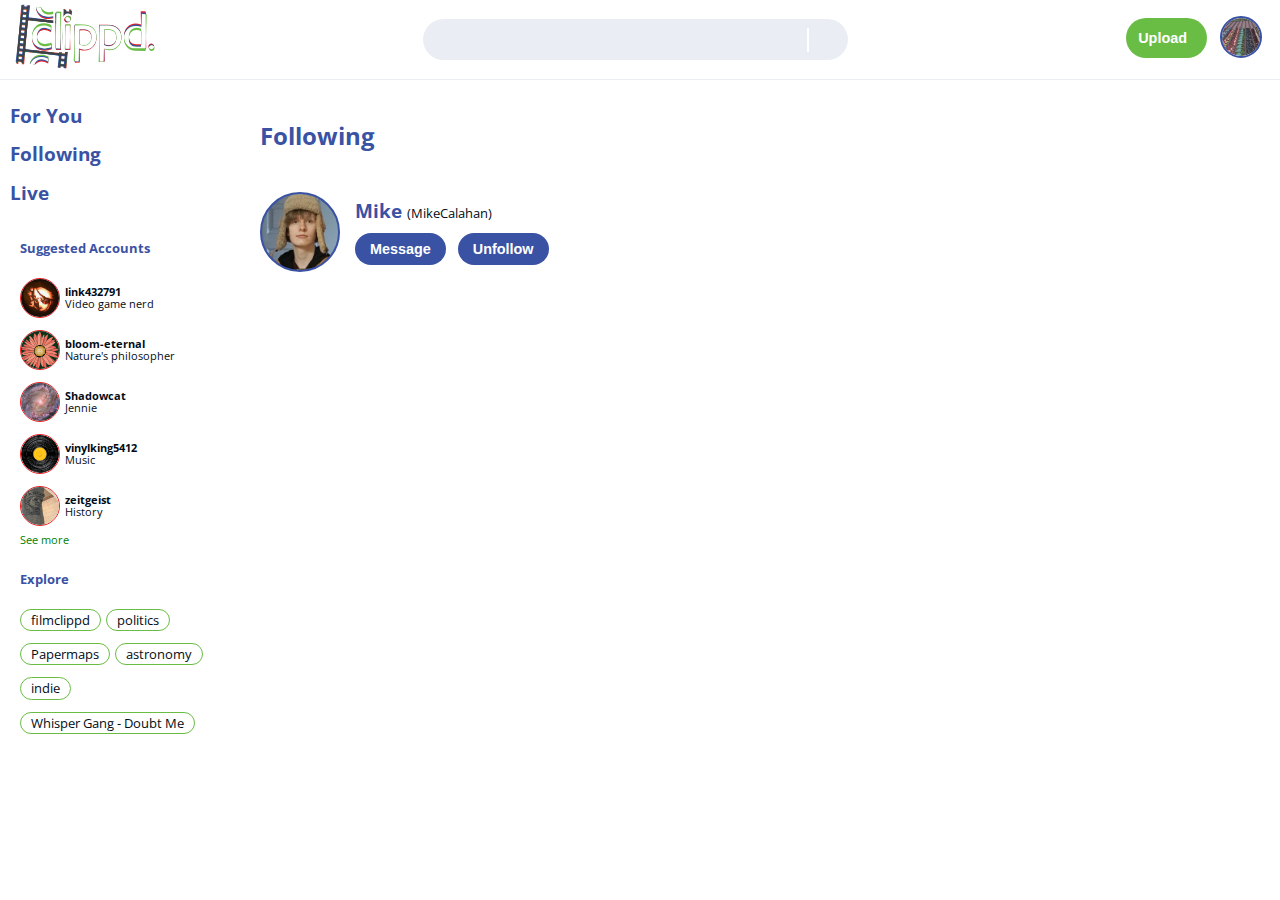
<file: clippd-following.html>
<!DOCTYPE html>
<html lang="en">
  <head>
    <meta charset="UTF-8" />

    <link rel="icon" href="./src/img/chatbox-logo.svg" type="image/svg+xml" />
    <meta http-equiv="X-UA-Compatible" content="IE=edge" />
    <meta name="viewport" content="width=device-width, initial-scale=1.0" />
    <link rel="preconnect" href="https://fonts.googleapis.com" />
    <link rel="preconnect" href="https://fonts.gstatic.com" crossorigin />
    <link
      href="https://fonts.googleapis.com/css2?family=Montserrat:ital,wght@0,100;0,200;0,300;0,400;0,500;0,600;0,700;0,800;0,900;1,100;1,200;1,300;1,400;1,500;1,600;1,700;1,800;1,900&family=Open+Sans:ital,wght@0,300;0,400;0,500;0,600;0,700;0,800;1,300;1,400;1,500;1,600;1,700;1,800&display=swap"
      rel="stylesheet"
    />
    <link
      rel="stylesheet"
      href="https://site-assets.fontawesome.com/releases/v6.4.0/css/all.css"
    />
    <link rel="stylesheet" href="./src/css/clippd.css" />

    <title>clippd.</title>
  </head>
  <body>
    <!-- Top Nav -->
    <div class="menu_bar">
      <div class="logo">
        <a href="clippd.html"
          ><img src="./src/img/clippd.svg" alt="clippd."
        /></a>
      </div>
      <div class="search">
        <input type="text" />
        <button>
          <i class="fa-solid fa-magnifying-glass"></i>
        </button>
      </div>
      <div class="action_buttons">
        <button class="upload">
          Upload &nbsp;<i class="fa-solid fa-arrow-up-from-bracket"></i>
        </button>
        <div class="avatar">
          <a href="clippd-tom.html"
            ><img src="./src/img/tom.png" alt="Tom Impala"
          /></a>
        </div>
      </div>
    </div>

    <!-- Main Area -->
    <div class="main">
      <!-- Nav -->
      <div class="nav_area">
        <nav>
          <ul>
            <li><i class="fa-regular fa-hands-holding-circle"></i>For You</li>
            <li><i class="fa-solid fa-people-group"></i>Following</li>
            <li><i class="fa-solid fa-film-simple"></i>Live</li>
          </ul>
        </nav>
        <h5>Suggested Accounts</h5>

        <div class="suggested">
          <img src="src/img/for clippd - 6 of 30.jpeg" />
          <p>
            <strong>link432791</strong><br />
            Video game nerd
          </p>
        </div>
        <div class="suggested">
          <img src="src/img/blossom.svg" />
          <p>
            <strong>bloom-eternal</strong><br />
            Nature's philosopher
          </p>
        </div>
        <div class="suggested">
          <img src="src/img/jennie.png" />
          <p>
            <strong>Shadowcat</strong><br />
            Jennie
          </p>
        </div>
        <div class="suggested">
          <img src="src/img/record.svg" />
          <p>
            <strong>vinylking5412</strong><br />
            Music
          </p>
        </div>
        <div class="suggested">
          <img src="src/img/for clippd - 2 of 30.jpeg" />
          <p>
            <strong>zeitgeist</strong><br />
            History
          </p>
        </div>
        <p
          style="
            color: green;
            padding-left: 20px;
            font-size: 0.7em;
            line-height: 1.1em;
          "
        >
          See more
        </p>
        <h5>Explore</h5>
        <ul class="explore">
          <li><i class="fa-solid fa-hashtag"></i> filmclippd</li>
          <li><i class="fa-solid fa-hashtag"></i> politics</li>
          <li><i class="fa-solid fa-music"></i> Papermaps</li>
          <li><i class="fa-solid fa-hashtag"></i> astronomy</li>
          <li><i class="fa-solid fa-hashtag"></i> indie</li>
          <li><i class="fa-solid fa-music"></i> Whisper Gang - Doubt Me</li>
        </ul>
      </div>
      <div class="content">
        <div class="user_info">
          <div></div>
        </div>

        <h2>Following</h2>
        <div class="user_info">
          <div
            style="
              height: 80px;
              width: 80px;
              background-image: url('./src/img/selfie.jpg');
              border-radius: 50%;
              border: 2px solid var(--first);
              background-size: 220px auto;
              background-position: -75px -5px;
              margin-right: 15px;
            "
          ></div>
          <div>
            <h3 style="padding-bottom: 8px">
              Mike
              <span
                style="
                  color: var(--dark);
                  font-size: 0.7em;
                  font-weight: normal;
                "
                >(MikeCalahan)</span
              >
            </h3>

            <button>Message</button> &nbsp;
            <button>Unfollow</button>
          </div>
        </div>
      </div>
    </div>
    <div class="pop-up-holder" id="pop-up-holder">
      <div class="pop-up">
        <h3>Error</h3>
        <p>Due to this user's privacy setting you are unable to follow them.</p>
        <div class="button_holder">
          <button onclick="togglePopUp('none')">OK</button>
        </div>
      </div>
    </div>

    <script>
      // Get the input field
      var toggle = document.getElementById("pop-up-holder");
      function togglePopUp(show) {
        toggle.style.display = show;
      }
    </script>
  </body>
</html>
</file>
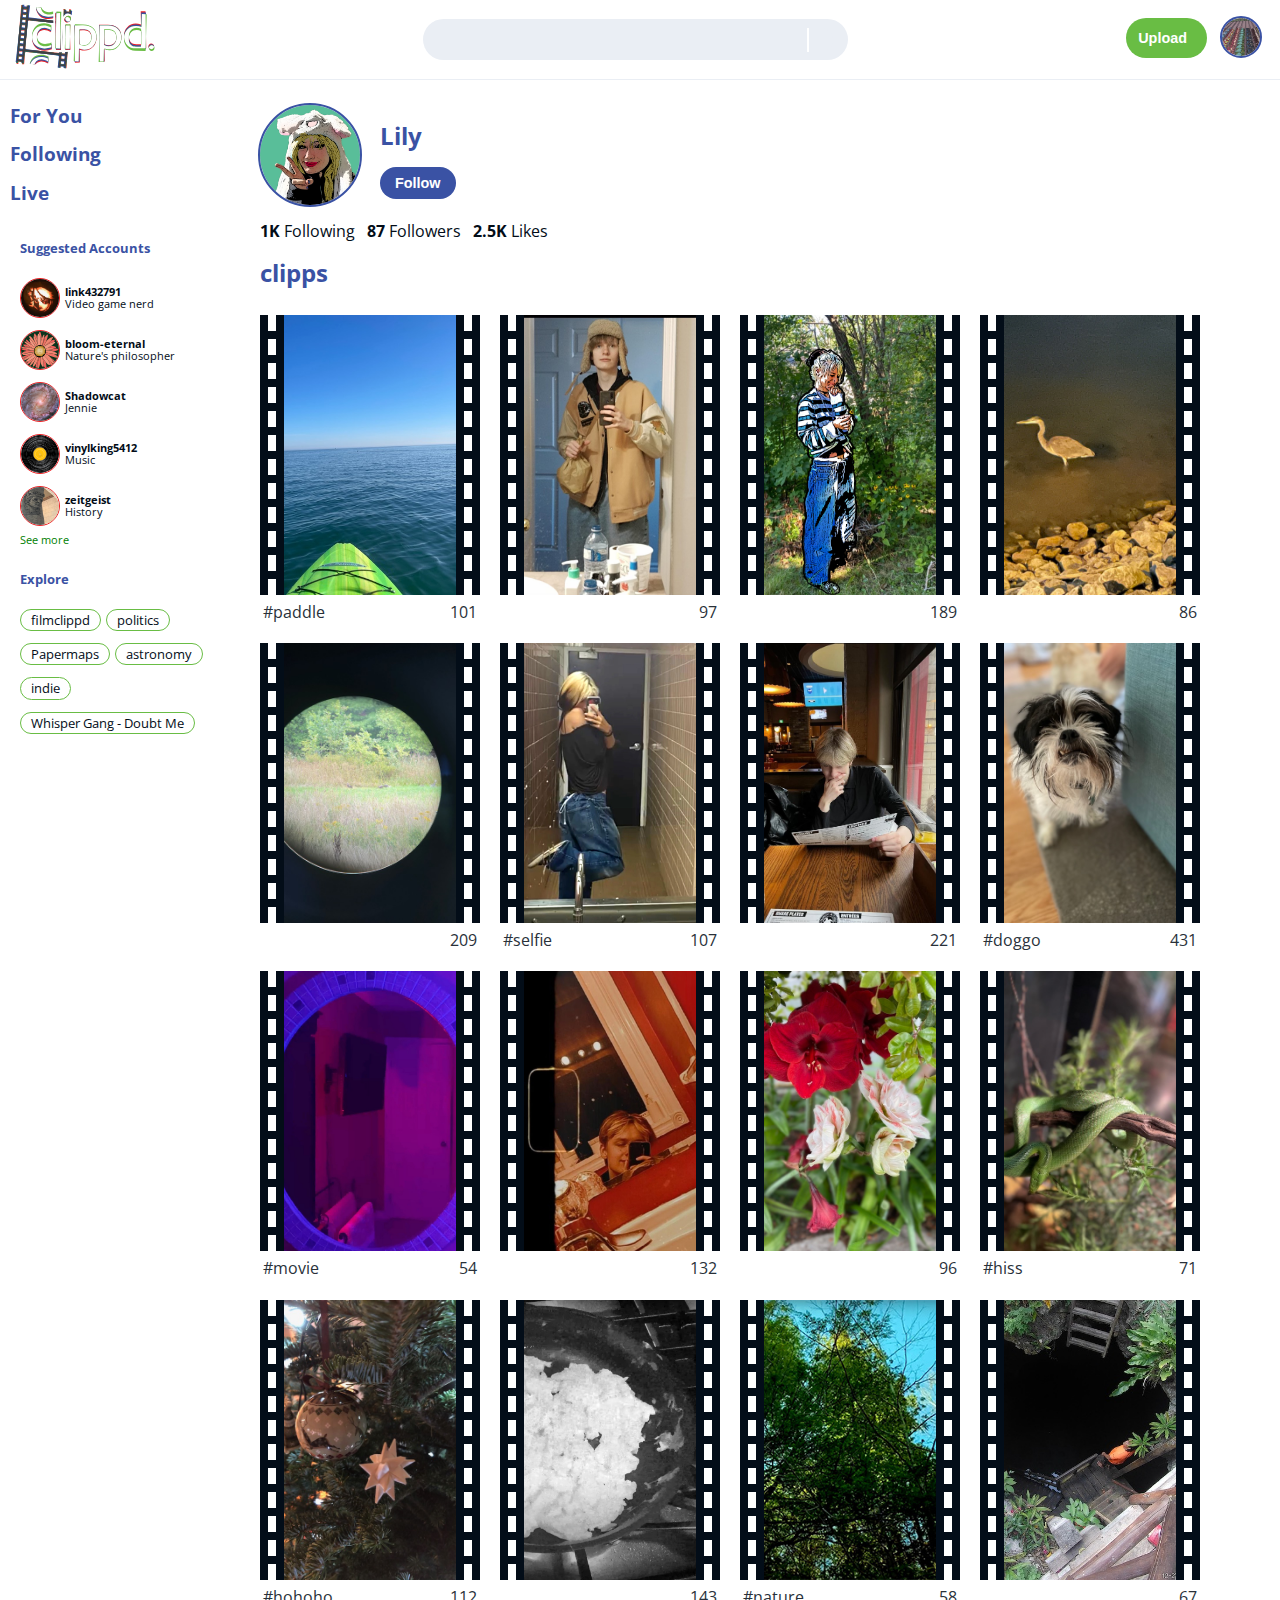
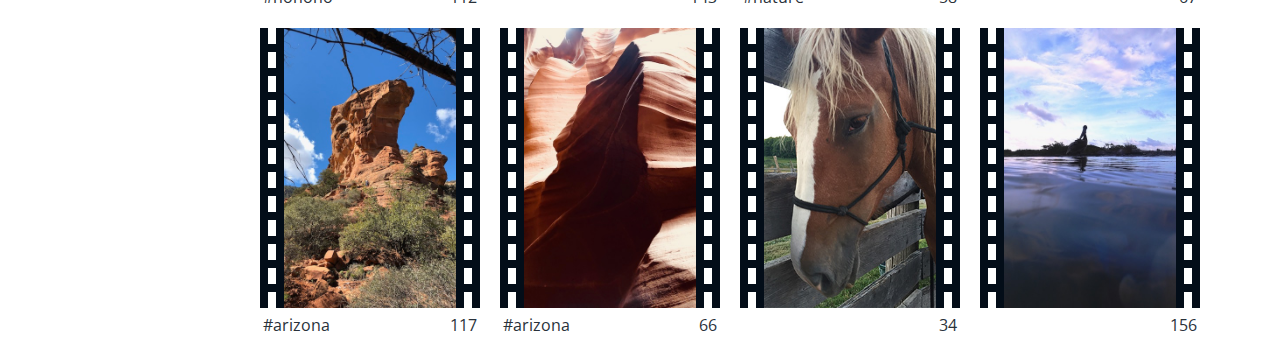
<file: clippd-mike.html>
<!DOCTYPE html>
<html lang="en">
  <head>
    <meta charset="UTF-8" />

    <link rel="icon" href="./src/img/chatbox-logo.svg" type="image/svg+xml" />
    <meta http-equiv="X-UA-Compatible" content="IE=edge" />
    <meta name="viewport" content="width=device-width, initial-scale=1.0" />
    <link rel="preconnect" href="https://fonts.googleapis.com" />
    <link rel="preconnect" href="https://fonts.gstatic.com" crossorigin />
    <link
      href="https://fonts.googleapis.com/css2?family=Montserrat:ital,wght@0,100;0,200;0,300;0,400;0,500;0,600;0,700;0,800;0,900;1,100;1,200;1,300;1,400;1,500;1,600;1,700;1,800;1,900&family=Open+Sans:ital,wght@0,300;0,400;0,500;0,600;0,700;0,800;1,300;1,400;1,500;1,600;1,700;1,800&display=swap"
      rel="stylesheet"
    />
    <link
      rel="stylesheet"
      href="https://site-assets.fontawesome.com/releases/v6.4.0/css/all.css"
    />
    <link rel="stylesheet" href="./src/css/clippd.css" />

    <title>CHATBOX</title>
  </head>
  <body>
    <!-- Top Nav -->
    <div class="menu_bar">
      <div class="logo">
        <a href="clippd.html"
          ><img src="./src/img/clippd.svg" alt="clippd."
        /></a>
      </div>
      <div class="search">
        <input type="text" />
        <button><i class="fa-solid fa-magnifying-glass"></i></button>
      </div>
      <div class="action_buttons">
        <button class="upload">
          Upload &nbsp;<i class="fa-solid fa-arrow-up-from-bracket"></i>
        </button>
        <div class="avatar">
          <a href="clippd-tom.html"
            ><img src="./src/img/tom.png" alt="Tom Impala"
          /></a>
        </div>
      </div>
    </div>

    <!-- Main Area -->
    <div class="main">
      <!-- Nav -->
      <div class="nav_area">
        <nav>
          <ul>
            <li><i class="fa-regular fa-hands-holding-circle"></i>For You</li>
            <li><i class="fa-solid fa-people-group"></i>Following</li>
            <li><i class="fa-solid fa-film-simple"></i>Live</li>
          </ul>
        </nav>
        <h5>Suggested Accounts</h5>

        <div class="suggested">
          <img src="src/img/for clippd - 6 of 30.jpeg" />
          <p>
            <strong>link432791</strong><br />
            Video game nerd
          </p>
        </div>
        <div class="suggested">
          <img src="src/img/blossom.svg" />
          <p>
            <strong>bloom-eternal</strong><br />
            Nature's philosopher
          </p>
        </div>
        <div class="suggested">
          <img src="src/img/jennie.png" />
          <p>
            <strong>Shadowcat</strong><br />
            Jennie
          </p>
        </div>
        <div class="suggested">
          <img src="src/img/record.svg" />
          <p>
            <strong>vinylking5412</strong><br />
            Music
          </p>
        </div>
        <div class="suggested">
          <img src="src/img/for clippd - 2 of 30.jpeg" />
          <p>
            <strong>zeitgeist</strong><br />
            History
          </p>
        </div>
        <p
          style="
            color: green;
            padding-left: 20px;
            font-size: 0.7em;
            line-height: 1.1em;
          "
        >
          See more
        </p>
        <h5>Explore</h5>
        <ul class="explore">
          <li><i class="fa-solid fa-hashtag"></i> filmclippd</li>
          <li><i class="fa-solid fa-hashtag"></i> politics</li>
          <li><i class="fa-solid fa-music"></i> Papermaps</li>
          <li><i class="fa-solid fa-hashtag"></i> astronomy</li>
          <li><i class="fa-solid fa-hashtag"></i> indie</li>
          <li><i class="fa-solid fa-music"></i> Whisper Gang - Doubt Me</li>
        </ul>
      </div>
      <div class="content">
        <div class="user_info">
          <img src="./src/img/lily.png" alt="Lily" />
          <div>
            <h2>Lily</h2>
            <button onclick="togglePopUp('flex')">Follow</button>
          </div>
        </div>
        <div class="user_stats">
          <strong>1K</strong> Following &nbsp; <strong>87</strong> Followers
          &nbsp; <strong>2.5K</strong> Likes
        </div>
        <h2>clipps</h2>
        <div class="clip_holder">
          <div class="clip">
            <div class="vid_clip">
              <div class="inner">
                <img src="./src/img/for clippd - 30 of 30.jpeg" />
              </div>
            </div>
            <div class="clip_text">
              <p>#paddle</p>
              <p><i class="fa-solid fa-circle-play"></i> 101</p>
            </div>
          </div>
          <div class="clip">
            <div class="vid_clip">
              <div class="inner">
                <img src="./src/img/selfie.jpg" />
              </div>
            </div>
            <div class="clip_text">
              <p></p>
              <p><i class="fa-solid fa-circle-play"></i> 97</p>
            </div>
          </div>
          <div class="clip">
            <div class="vid_clip">
              <div class="inner">
                <img src="./src/img/for clippd - 29 of 30.jpeg" />
              </div>
            </div>
            <div class="clip_text">
              <p></p>
              <p><i class="fa-solid fa-circle-play"></i> 189</p>
            </div>
          </div>
          <div class="clip">
            <div class="vid_clip">
              <div class="inner">
                <img src="./src/img/for clippd - 28 of 30.jpeg" />
              </div>
            </div>
            <div class="clip_text">
              <p></p>
              <p><i class="fa-solid fa-circle-play"></i> 86</p>
            </div>
          </div>
          <div class="clip">
            <div class="vid_clip">
              <div class="inner">
                <img src="./src/img/for clippd - 27 of 30.jpeg" />
              </div>
            </div>
            <div class="clip_text">
              <p></p>
              <p><i class="fa-solid fa-circle-play"></i> 209</p>
            </div>
          </div>
          <div class="clip">
            <div class="vid_clip">
              <div class="inner">
                <img src="./src/img/for clippd - 3 of 30.jpeg" />
              </div>
            </div>
            <div class="clip_text">
              <p>#selfie</p>
              <p><i class="fa-solid fa-circle-play"></i> 107</p>
            </div>
          </div>
          <div class="clip">
            <div class="vid_clip">
              <div class="inner">
                <img src="./src/img/lunch.jpg" />
              </div>
            </div>
            <div class="clip_text">
              <p></p>
              <p><i class="fa-solid fa-circle-play"></i> 221</p>
            </div>
          </div>
          <div class="clip">
            <div class="vid_clip">
              <div class="inner">
                <img src="./src/img/for clippd - 25 of 30.jpeg" />
              </div>
            </div>
            <div class="clip_text">
              <p>#doggo</p>
              <p><i class="fa-solid fa-circle-play"></i> 431</p>
            </div>
          </div>
          <div class="clip">
            <div class="vid_clip">
              <div class="inner">
                <img src="./src/img/for clippd - 24 of 30.jpeg" />
              </div>
            </div>
            <div class="clip_text">
              <p>#movie</p>
              <p><i class="fa-solid fa-circle-play"></i> 54</p>
            </div>
          </div>
          <div class="clip">
            <div class="vid_clip">
              <div class="inner">
                <img src="./src/img/snap.jpg" />
              </div>
            </div>
            <div class="clip_text">
              <p></p>
              <p><i class="fa-solid fa-circle-play"></i> 132</p>
            </div>
          </div>
          <div class="clip">
            <div class="vid_clip">
              <div class="inner">
                <img src="./src/img/for clippd - 22 of 30.jpeg" />
              </div>
            </div>
            <div class="clip_text">
              <p></p>
              <p><i class="fa-solid fa-circle-play"></i> 96</p>
            </div>
          </div>
          <div class="clip">
            <div class="vid_clip">
              <div class="inner">
                <img src="./src/img/for clippd - 21 of 30.jpeg" />
              </div>
            </div>
            <div class="clip_text">
              <p>#hiss</p>
              <p><i class="fa-solid fa-circle-play"></i> 71</p>
            </div>
          </div>
          <div class="clip">
            <div class="vid_clip">
              <div class="inner">
                <img src="./src/img/for clippd - 18 of 30.jpeg" />
              </div>
            </div>
            <div class="clip_text">
              <p>#hohoho</p>
              <p><i class="fa-solid fa-circle-play"></i> 112</p>
            </div>
          </div>
          <div class="clip">
            <div class="vid_clip">
              <div class="inner">
                <img src="./src/img/for clippd - 17 of 30.jpeg" />
              </div>
            </div>
            <div class="clip_text">
              <p></p>
              <p><i class="fa-solid fa-circle-play"></i> 143</p>
            </div>
          </div>
          <div class="clip">
            <div class="vid_clip">
              <div class="inner">
                <img src="./src/img/for clippd - 16 of 30.jpeg" />
              </div>
            </div>
            <div class="clip_text">
              <p>#nature</p>
              <p><i class="fa-solid fa-circle-play"></i> 58</p>
            </div>
          </div>
          <div class="clip">
            <div class="vid_clip">
              <div class="inner">
                <img src="./src/img/for clippd - 10 of 30.jpeg" />
              </div>
            </div>
            <div class="clip_text">
              <p></p>
              <p><i class="fa-solid fa-circle-play"></i> 67</p>
            </div>
          </div>
          <div class="clip">
            <div class="vid_clip">
              <div class="inner">
                <img src="./src/img/for clippd - 14 of 30.jpeg" />
              </div>
            </div>
            <div class="clip_text">
              <p>#arizona</p>
              <p><i class="fa-solid fa-circle-play"></i> 117</p>
            </div>
          </div>
          <div class="clip">
            <div class="vid_clip">
              <div class="inner">
                <img src="./src/img/for clippd - 13 of 30.jpeg" />
              </div>
            </div>
            <div class="clip_text">
              <p>#arizona</p>
              <p><i class="fa-solid fa-circle-play"></i> 66</p>
            </div>
          </div>
          <div class="clip">
            <div class="vid_clip">
              <div class="inner">
                <img src="./src/img/for clippd - 12 of 30.jpeg" />
              </div>
            </div>
            <div class="clip_text">
              <p></p>
              <p><i class="fa-solid fa-circle-play"></i> 34</p>
            </div>
          </div>
          <div class="clip">
            <div class="vid_clip">
              <div class="inner">
                <img src="./src/img/for clippd - 11 of 30.jpeg" />
              </div>
            </div>
            <div class="clip_text">
              <p></p>
              <p><i class="fa-solid fa-circle-play"></i> 156</p>
            </div>
          </div>
        </div>
      </div>
    </div>
    <div class="pop-up-holder" id="pop-up-holder">
      <div class="pop-up">
        <h3>Error</h3>
        <p>Due to this user's privacy setting you are unable to follow them.</p>
        <div class="button_holder">
          <button onclick="togglePopUp('none')">OK</button>
        </div>
      </div>
    </div>

    <script>
      // Get the input field
      var toggle = document.getElementById("pop-up-holder");
      function togglePopUp(show) {
        toggle.style.display = show;
      }
    </script>
  </body>
</html>
</file>
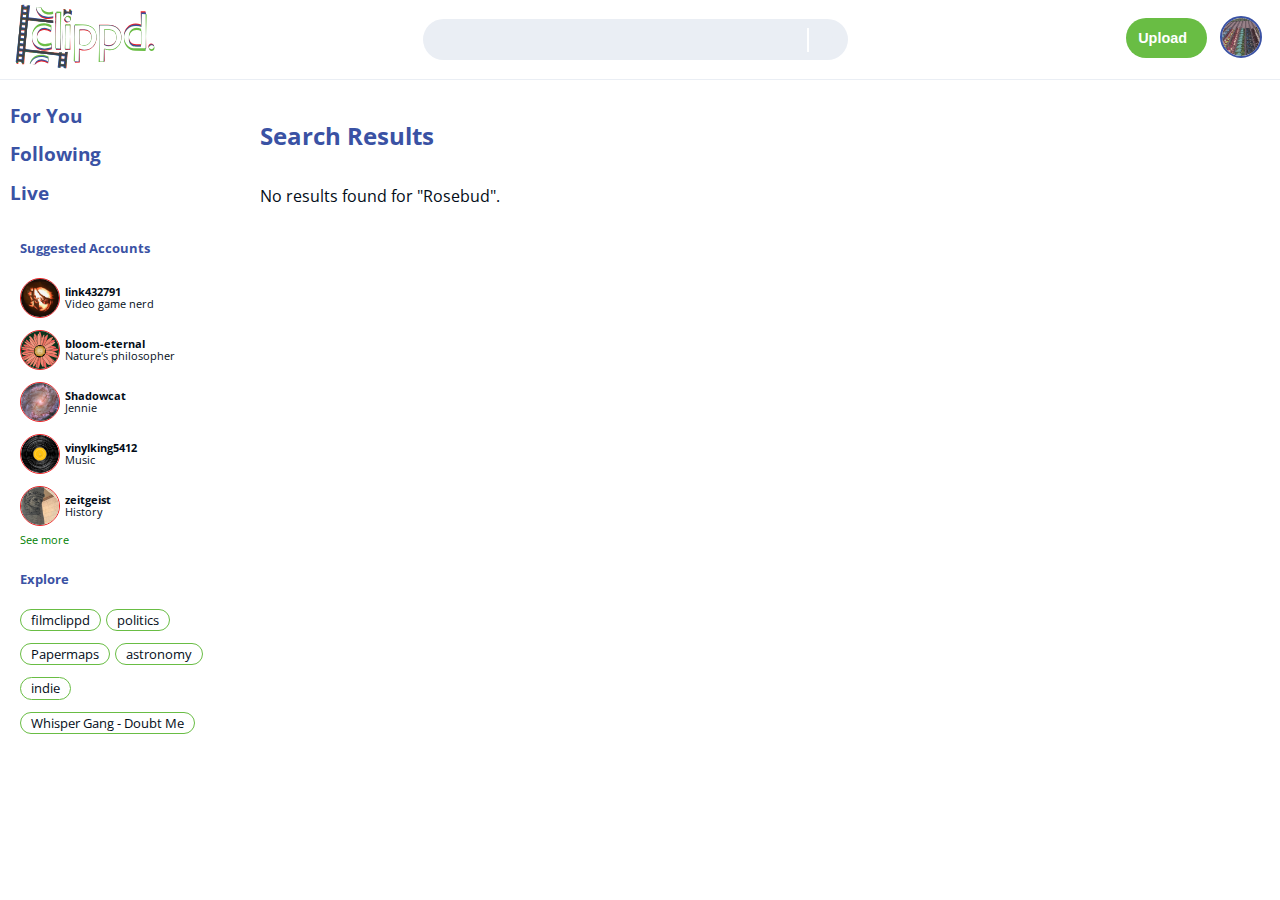
<file: clippd-search.html>
<!DOCTYPE html>
<html lang="en">
  <head>
    <meta charset="UTF-8" />

    <link rel="icon" href="./src/img/chatbox-logo.svg" type="image/svg+xml" />
    <meta http-equiv="X-UA-Compatible" content="IE=edge" />
    <meta name="viewport" content="width=device-width, initial-scale=1.0" />
    <link rel="preconnect" href="https://fonts.googleapis.com" />
    <link rel="preconnect" href="https://fonts.gstatic.com" crossorigin />
    <link
      href="https://fonts.googleapis.com/css2?family=Montserrat:ital,wght@0,100;0,200;0,300;0,400;0,500;0,600;0,700;0,800;0,900;1,100;1,200;1,300;1,400;1,500;1,600;1,700;1,800;1,900&family=Open+Sans:ital,wght@0,300;0,400;0,500;0,600;0,700;0,800;1,300;1,400;1,500;1,600;1,700;1,800&display=swap"
      rel="stylesheet"
    />
    <link
      rel="stylesheet"
      href="https://site-assets.fontawesome.com/releases/v6.4.0/css/all.css"
    />
    <link rel="stylesheet" href="./src/css/clippd.css" />

    <title>clippd.</title>
  </head>
  <body>
    <!-- Top Nav -->
    <div class="menu_bar">
      <div class="logo">
        <a href="clippd.html"
          ><img src="./src/img/clippd.svg" alt="clippd."
        /></a>
      </div>
      <div class="search">
        <input type="text" />
        <button>
          <i class="fa-solid fa-magnifying-glass"></i>
        </button>
      </div>
      <div class="action_buttons">
        <button class="upload">
          Upload &nbsp;<i class="fa-solid fa-arrow-up-from-bracket"></i>
        </button>
        <div class="avatar">
          <a href="clippd-tom.html"
            ><img src="./src/img/tom.png" alt="Tom Impala"
          /></a>
        </div>
      </div>
    </div>

    <!-- Main Area -->
    <div class="main">
      <!-- Nav -->
      <div class="nav_area">
        <nav>
          <ul>
            <li><i class="fa-regular fa-hands-holding-circle"></i>For You</li>
            <li><i class="fa-solid fa-people-group"></i>Following</li>
            <li><i class="fa-solid fa-film-simple"></i>Live</li>
          </ul>
        </nav>
        <h5>Suggested Accounts</h5>

        <div class="suggested">
          <img src="src/img/for clippd - 6 of 30.jpeg" />
          <p>
            <strong>link432791</strong><br />
            Video game nerd
          </p>
        </div>
        <div class="suggested">
          <img src="src/img/blossom.svg" />
          <p>
            <strong>bloom-eternal</strong><br />
            Nature's philosopher
          </p>
        </div>
        <div class="suggested">
          <img src="src/img/jennie.png" />
          <p>
            <strong>Shadowcat</strong><br />
            Jennie
          </p>
        </div>
        <div class="suggested">
          <img src="src/img/record.svg" />
          <p>
            <strong>vinylking5412</strong><br />
            Music
          </p>
        </div>
        <div class="suggested">
          <img src="src/img/for clippd - 2 of 30.jpeg" />
          <p>
            <strong>zeitgeist</strong><br />
            History
          </p>
        </div>
        <p
          style="
            color: green;
            padding-left: 20px;
            font-size: 0.7em;
            line-height: 1.1em;
          "
        >
          See more
        </p>
        <h5>Explore</h5>
        <ul class="explore">
          <li><i class="fa-solid fa-hashtag"></i> filmclippd</li>
          <li><i class="fa-solid fa-hashtag"></i> politics</li>
          <li><i class="fa-solid fa-music"></i> Papermaps</li>
          <li><i class="fa-solid fa-hashtag"></i> astronomy</li>
          <li><i class="fa-solid fa-hashtag"></i> indie</li>
          <li><i class="fa-solid fa-music"></i> Whisper Gang - Doubt Me</li>
        </ul>
      </div>
      <div class="content">
        <div class="user_info">
          <div></div>
        </div>

        <h2>Search Results</h2>
        <div class="clip_holder">
          <p style="color: var(--dark)">No results found for "Rosebud".</p>
        </div>
      </div>
    </div>
    <div class="pop-up-holder" id="pop-up-holder">
      <div class="pop-up">
        <h3>Error</h3>
        <p>Due to this user's privacy setting you are unable to follow them.</p>
        <div class="button_holder">
          <button onclick="togglePopUp('none')">OK</button>
        </div>
      </div>
    </div>

    <script>
      // Get the input field
      var toggle = document.getElementById("pop-up-holder");
      function togglePopUp(show) {
        toggle.style.display = show;
      }
    </script>
  </body>
</html>
</file>
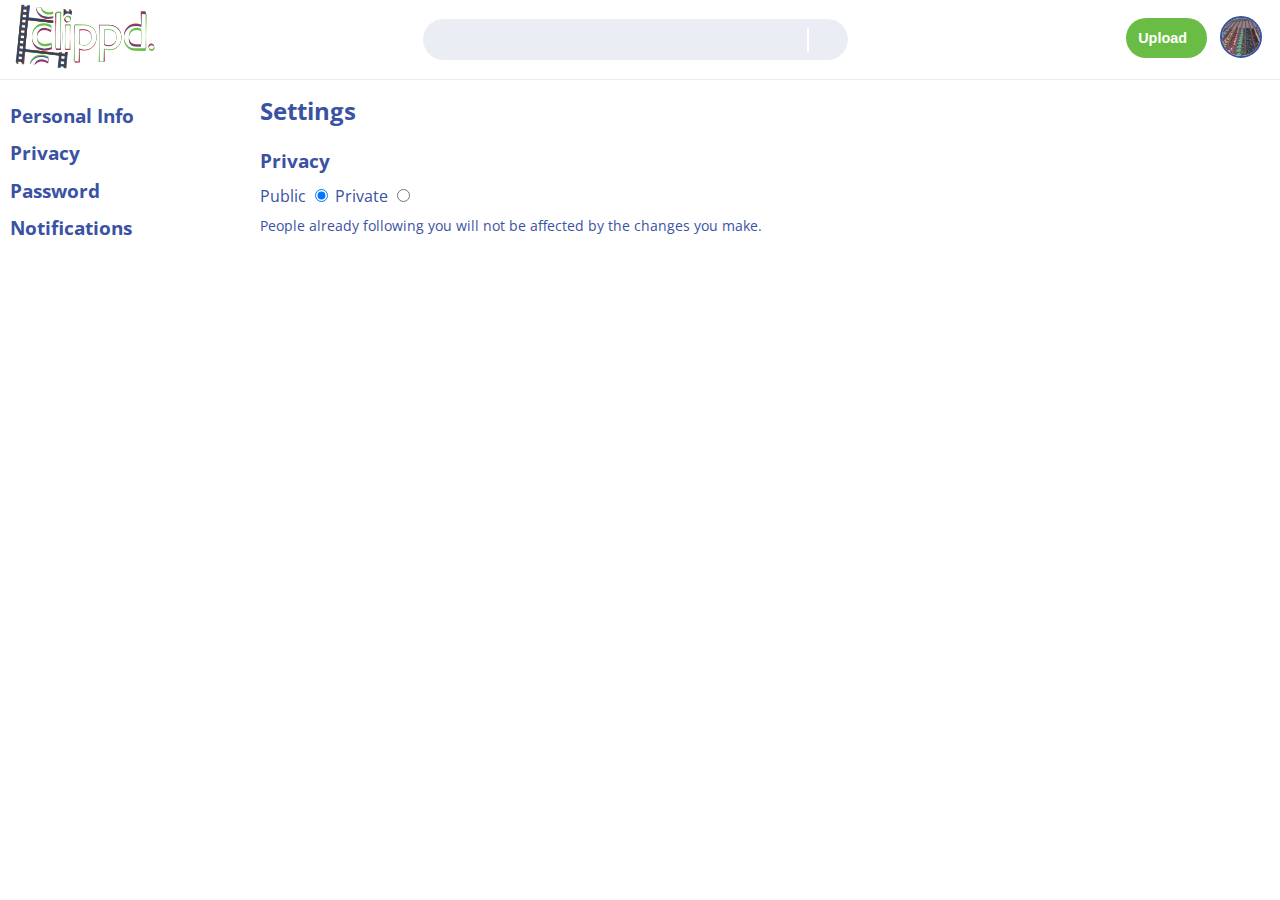
<file: clippd-settings.html>
<!DOCTYPE html>
<html lang="en">
  <head>
    <meta charset="UTF-8" />

    <link rel="icon" href="./src/img/chatbox-logo.svg" type="image/svg+xml" />
    <meta http-equiv="X-UA-Compatible" content="IE=edge" />
    <meta name="viewport" content="width=device-width, initial-scale=1.0" />
    <link rel="preconnect" href="https://fonts.googleapis.com" />
    <link rel="preconnect" href="https://fonts.gstatic.com" crossorigin />
    <link
      href="https://fonts.googleapis.com/css2?family=Montserrat:ital,wght@0,100;0,200;0,300;0,400;0,500;0,600;0,700;0,800;0,900;1,100;1,200;1,300;1,400;1,500;1,600;1,700;1,800;1,900&family=Open+Sans:ital,wght@0,300;0,400;0,500;0,600;0,700;0,800;1,300;1,400;1,500;1,600;1,700;1,800&display=swap"
      rel="stylesheet"
    />
    <link
      rel="stylesheet"
      href="https://site-assets.fontawesome.com/releases/v6.4.0/css/all.css"
    />
    <link rel="stylesheet" href="./src/css/clippd.css" />

    <title>clippd.</title>
  </head>
  <body>
    <!-- Top Nav -->
    <div class="menu_bar">
      <div class="logo">
        <a href="clippd.html"
          ><img src="./src/img/clippd.svg" alt="clippd."
        /></a>
      </div>
      <div class="search">
        <input type="text" />
        <button>
          <i class="fa-solid fa-magnifying-glass"></i>
        </button>
      </div>
      <div class="action_buttons">
        <button class="upload">
          Upload &nbsp;<i class="fa-solid fa-arrow-up-from-bracket"></i>
        </button>
        <div class="avatar">
          <a href="clippd-tom.html"
            ><img src="./src/img/tom.png" alt="Tom Impala"
          /></a>
        </div>
      </div>
    </div>

    <!-- Main Area -->
    <div class="main">
      <!-- Nav -->
      <div class="nav_area">
        <nav>
          <ul>
            <li>Personal Info</li>
            <li>Privacy</li>
            <li>Password</li>
            <li>Notifications</li>
          </ul>
        </nav>
      </div>
      <div class="content">
        <h2>Settings</h2>
        <h3>Privacy</h3>
        <p style="margin-top: 12px">
          Public <input type="radio" name="public-private" checked /> Private
          <input type="radio" name="public-private" />
        </p>
        <p style="font-size: 0.9em">
          People already following you will not be affected by the changes you
          make.
        </p>
      </div>
    </div>

    <script>
      // Get the input field
      var toggle = document.getElementById("pop-up-holder");
      function togglePopUp(show) {
        toggle.style.display = show;
      }
    </script>
  </body>
</html>
</file>
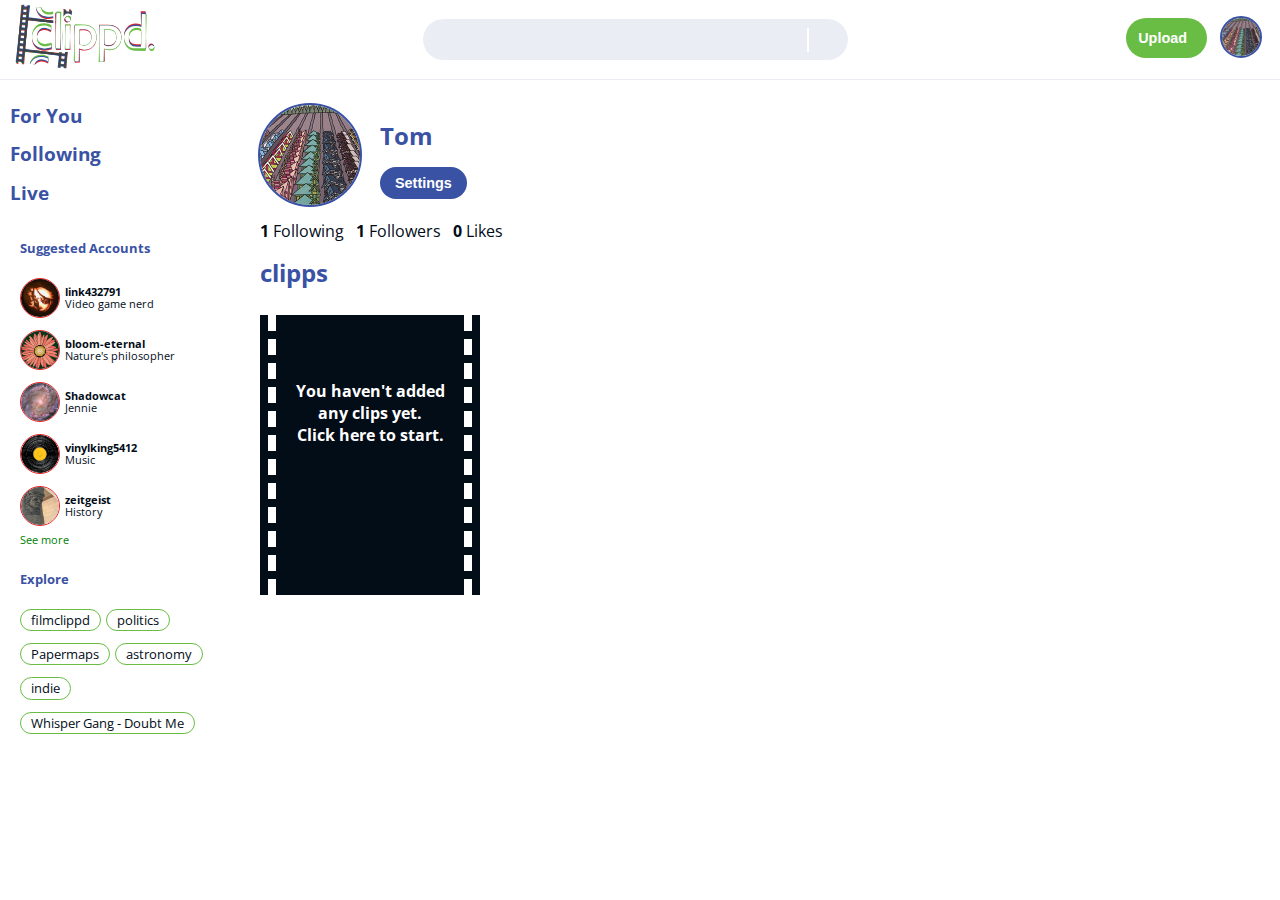
<file: clippd-tom.html>
<!DOCTYPE html>
<html lang="en">
  <head>
    <meta charset="UTF-8" />

    <link rel="icon" href="./src/img/chatbox-logo.svg" type="image/svg+xml" />
    <meta http-equiv="X-UA-Compatible" content="IE=edge" />
    <meta name="viewport" content="width=device-width, initial-scale=1.0" />
    <link rel="preconnect" href="https://fonts.googleapis.com" />
    <link rel="preconnect" href="https://fonts.gstatic.com" crossorigin />
    <link
      href="https://fonts.googleapis.com/css2?family=Montserrat:ital,wght@0,100;0,200;0,300;0,400;0,500;0,600;0,700;0,800;0,900;1,100;1,200;1,300;1,400;1,500;1,600;1,700;1,800;1,900&family=Open+Sans:ital,wght@0,300;0,400;0,500;0,600;0,700;0,800;1,300;1,400;1,500;1,600;1,700;1,800&display=swap"
      rel="stylesheet"
    />
    <link
      rel="stylesheet"
      href="https://site-assets.fontawesome.com/releases/v6.4.0/css/all.css"
    />
    <link rel="stylesheet" href="./src/css/clippd.css" />

    <title>clippd.</title>
  </head>
  <body>
    <!-- Top Nav -->
    <div class="menu_bar">
      <div class="logo">
        <a href="clippd.html"
          ><img src="./src/img/clippd.svg" alt="clippd."
        /></a>
      </div>
      <div class="search">
        <input type="text" />
        <button onclick="window.location='clippd-search.html'">
          <i class="fa-solid fa-magnifying-glass"></i>
        </button>
      </div>
      <div class="action_buttons">
        <button class="upload">
          Upload &nbsp;<i class="fa-solid fa-arrow-up-from-bracket"></i>
        </button>
        <div class="avatar">
          <a href="clippd-tom.html"
            ><img src="./src/img/tom.png" alt="Tom Impala"
          /></a>
        </div>
      </div>
    </div>

    <!-- Main Area -->
    <div class="main">
      <!-- Nav -->
      <div class="nav_area">
        <nav>
          <ul>
            <li><i class="fa-regular fa-hands-holding-circle"></i>For You</li>
            <li><i class="fa-solid fa-people-group"></i>Following</li>
            <li><i class="fa-solid fa-film-simple"></i>Live</li>
          </ul>
        </nav>
        <h5>Suggested Accounts</h5>

        <div class="suggested">
          <img src="src/img/for clippd - 6 of 30.jpeg" />
          <p>
            <strong>link432791</strong><br />
            Video game nerd
          </p>
        </div>
        <div class="suggested">
          <img src="src/img/blossom.svg" />
          <p>
            <strong>bloom-eternal</strong><br />
            Nature's philosopher
          </p>
        </div>
        <div class="suggested">
          <img src="src/img/jennie.png" />
          <p>
            <strong>Shadowcat</strong><br />
            Jennie
          </p>
        </div>
        <div class="suggested">
          <img src="src/img/record.svg" />
          <p>
            <strong>vinylking5412</strong><br />
            Music
          </p>
        </div>
        <div class="suggested">
          <img src="src/img/for clippd - 2 of 30.jpeg" />
          <p>
            <strong>zeitgeist</strong><br />
            History
          </p>
        </div>
        <p
          style="
            color: green;
            padding-left: 20px;
            font-size: 0.7em;
            line-height: 1.1em;
          "
        >
          See more
        </p>
        <h5>Explore</h5>
        <ul class="explore">
          <li><i class="fa-solid fa-hashtag"></i> filmclippd</li>
          <li><i class="fa-solid fa-hashtag"></i> politics</li>
          <li><i class="fa-solid fa-music"></i> Papermaps</li>
          <li><i class="fa-solid fa-hashtag"></i> astronomy</li>
          <li><i class="fa-solid fa-hashtag"></i> indie</li>
          <li><i class="fa-solid fa-music"></i> Whisper Gang - Doubt Me</li>
        </ul>
      </div>
      <div class="content">
        <div class="user_info">
          <img src="./src/img/tom.png" alt="Tom" />
          <div>
            <h2>Tom</h2>
            <button onclick="window.location='clippd-settings.html'">
              Settings
            </button>
          </div>
        </div>
        <div class="user_stats">
          <a href="clippd-following.html"><strong>1</strong> Following</a>
          &nbsp; <strong>1</strong> Followers &nbsp; <strong>0</strong> Likes
        </div>
        <h2>clipps</h2>
        <div class="clip_holder">
          <div class="clip">
            <div class="vid_clip">
              <div class="inner">
                <div
                  style="
                    color: white;
                    text-align: center;
                    padding-top: 65px;
                    font-weight: bold;
                  "
                >
                  You haven't added any clips yet. <br />Click here to start.
                </div>
              </div>
            </div>
            <div class="clip_text">
              <p></p>
              <p></p>
            </div>
          </div>
        </div>
      </div>
    </div>
    <div class="pop-up-holder" id="pop-up-holder">
      <div class="pop-up">
        <h3>Error</h3>
        <p>Due to this user's privacy setting you are unable to follow them.</p>
        <div class="button_holder">
          <button onclick="togglePopUp('none')">OK</button>
        </div>
      </div>
    </div>

    <script>
      // Get the input field
      var toggle = document.getElementById("pop-up-holder");
      function togglePopUp(show) {
        toggle.style.display = show;
      }
    </script>
  </body>
</html>
</file>
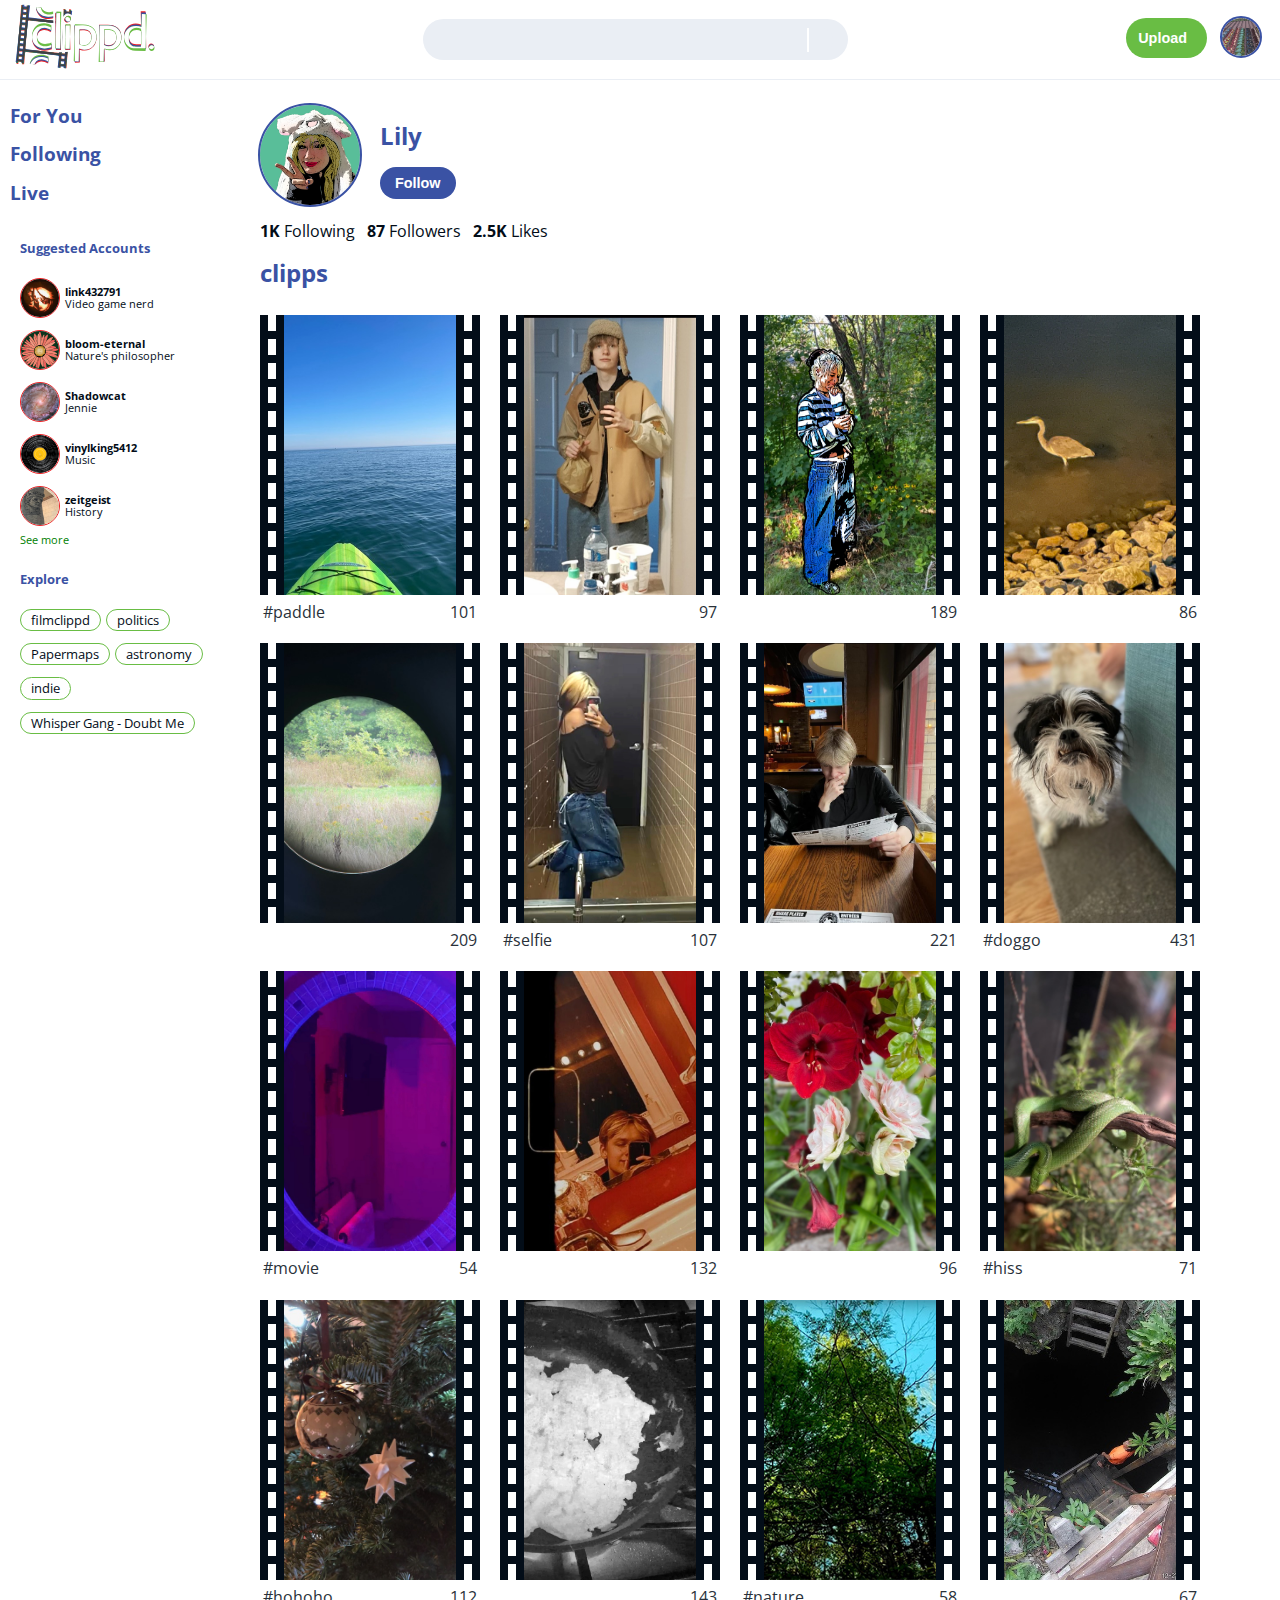
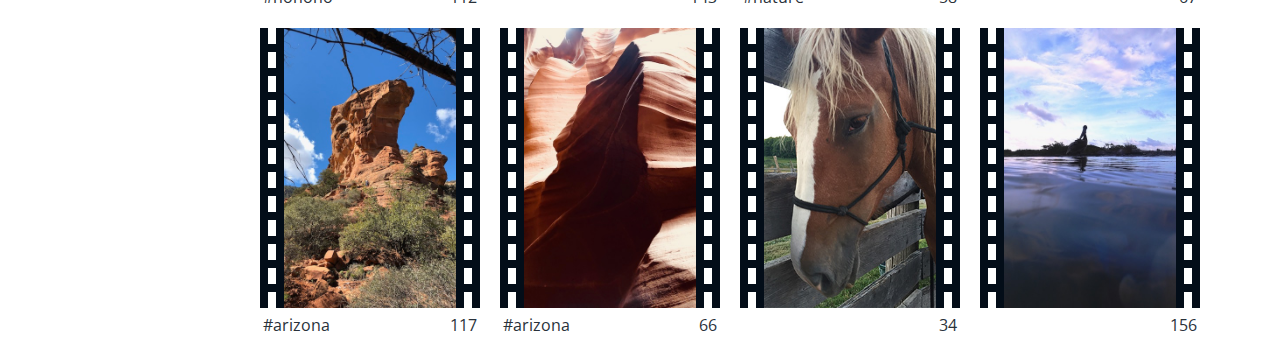
<file: clippd.html>
<!DOCTYPE html>
<html lang="en">
  <head>
    <meta charset="UTF-8" />

    <link rel="icon" href="./src/img/chatbox-logo.svg" type="image/svg+xml" />
    <meta http-equiv="X-UA-Compatible" content="IE=edge" />
    <meta name="viewport" content="width=device-width, initial-scale=1.0" />
    <link rel="preconnect" href="https://fonts.googleapis.com" />
    <link rel="preconnect" href="https://fonts.gstatic.com" crossorigin />
    <link
      href="https://fonts.googleapis.com/css2?family=Montserrat:ital,wght@0,100;0,200;0,300;0,400;0,500;0,600;0,700;0,800;0,900;1,100;1,200;1,300;1,400;1,500;1,600;1,700;1,800;1,900&family=Open+Sans:ital,wght@0,300;0,400;0,500;0,600;0,700;0,800;1,300;1,400;1,500;1,600;1,700;1,800&display=swap"
      rel="stylesheet"
    />
    <link
      rel="stylesheet"
      href="https://site-assets.fontawesome.com/releases/v6.4.0/css/all.css"
    />
    <link rel="stylesheet" href="./src/css/clippd.css" />

    <title>clippd.</title>
  </head>
  <body>
    <!-- Top Nav -->
    <div class="menu_bar">
      <div class="logo">
        <a href="clippd.html"
          ><img src="./src/img/clippd.svg" alt="clippd."
        /></a>
      </div>
      <div class="search">
        <input type="text" />
        <button><i class="fa-solid fa-magnifying-glass"></i></button>
      </div>
      <div class="action_buttons">
        <button class="upload">
          Upload &nbsp;<i class="fa-solid fa-arrow-up-from-bracket"></i>
        </button>
        <div class="avatar">
          <a href="clippd-tom.html"
            ><img src="./src/img/tom.png" alt="Tom Impala"
          /></a>
        </div>
      </div>
    </div>

    <!-- Main Area -->
    <div class="main">
      <!-- Nav -->
      <div class="nav_area">
        <nav>
          <ul>
            <li><i class="fa-regular fa-hands-holding-circle"></i>For You</li>
            <li><i class="fa-solid fa-people-group"></i>Following</li>
            <li><i class="fa-solid fa-film-simple"></i>Live</li>
          </ul>
        </nav>
        <h5>Suggested Accounts</h5>

        <div class="suggested">
          <img src="src/img/for clippd - 6 of 30.jpeg" />
          <p>
            <strong>link432791</strong><br />
            Video game nerd
          </p>
        </div>
        <div class="suggested">
          <img src="src/img/blossom.svg" />
          <p>
            <strong>bloom-eternal</strong><br />
            Nature's philosopher
          </p>
        </div>
        <div class="suggested">
          <img src="src/img/jennie.png" />
          <p>
            <strong>Shadowcat</strong><br />
            Jennie
          </p>
        </div>
        <div class="suggested">
          <img src="src/img/record.svg" />
          <p>
            <strong>vinylking5412</strong><br />
            Music
          </p>
        </div>
        <div class="suggested">
          <img src="src/img/for clippd - 2 of 30.jpeg" />
          <p>
            <strong>zeitgeist</strong><br />
            History
          </p>
        </div>
        <p
          style="
            color: green;
            padding-left: 20px;
            font-size: 0.7em;
            line-height: 1.1em;
          "
        >
          See more
        </p>
        <h5>Explore</h5>
        <ul class="explore">
          <li><i class="fa-solid fa-hashtag"></i> filmclippd</li>
          <li><i class="fa-solid fa-hashtag"></i> politics</li>
          <li><i class="fa-solid fa-music"></i> Papermaps</li>
          <li><i class="fa-solid fa-hashtag"></i> astronomy</li>
          <li><i class="fa-solid fa-hashtag"></i> indie</li>
          <li><i class="fa-solid fa-music"></i> Whisper Gang - Doubt Me</li>
        </ul>
      </div>
      <div class="content">
        <div class="user_info">
          <img src="./src/img/lily.png" alt="Lily" />
          <div>
            <h2>Lily</h2>
            <button onclick="togglePopUp('flex')">Follow</button>
          </div>
        </div>
        <div class="user_stats">
          <strong>1K</strong> Following &nbsp; <strong>87</strong> Followers
          &nbsp; <strong>2.5K</strong> Likes
        </div>
        <h2>clipps</h2>
        <div class="clip_holder">
          <div class="clip">
            <div class="vid_clip">
              <div class="inner">
                <img src="./src/img/for clippd - 30 of 30.jpeg" />
              </div>
            </div>
            <div class="clip_text">
              <p>#paddle</p>
              <p><i class="fa-solid fa-circle-play"></i> 101</p>
            </div>
          </div>
          <div class="clip">
            <div class="vid_clip">
              <div class="inner">
                <img src="./src/img/selfie.jpg" />
              </div>
            </div>
            <div class="clip_text">
              <p></p>
              <p><i class="fa-solid fa-circle-play"></i> 97</p>
            </div>
          </div>
          <div class="clip">
            <div class="vid_clip">
              <div class="inner">
                <img src="./src/img/for clippd - 29 of 30.jpeg" />
              </div>
            </div>
            <div class="clip_text">
              <p></p>
              <p><i class="fa-solid fa-circle-play"></i> 189</p>
            </div>
          </div>
          <div class="clip">
            <div class="vid_clip">
              <div class="inner">
                <img src="./src/img/for clippd - 28 of 30.jpeg" />
              </div>
            </div>
            <div class="clip_text">
              <p></p>
              <p><i class="fa-solid fa-circle-play"></i> 86</p>
            </div>
          </div>
          <div class="clip">
            <div class="vid_clip">
              <div class="inner">
                <img src="./src/img/for clippd - 27 of 30.jpeg" />
              </div>
            </div>
            <div class="clip_text">
              <p></p>
              <p><i class="fa-solid fa-circle-play"></i> 209</p>
            </div>
          </div>
          <div class="clip">
            <div class="vid_clip">
              <div class="inner">
                <img src="./src/img/for clippd - 3 of 30.jpeg" />
              </div>
            </div>
            <div class="clip_text">
              <p>#selfie</p>
              <p><i class="fa-solid fa-circle-play"></i> 107</p>
            </div>
          </div>
          <div class="clip">
            <div class="vid_clip">
              <div class="inner">
                <img src="./src/img/lunch.jpg" />
              </div>
            </div>
            <div class="clip_text">
              <p></p>
              <p><i class="fa-solid fa-circle-play"></i> 221</p>
            </div>
          </div>
          <div class="clip">
            <div class="vid_clip">
              <div class="inner">
                <img src="./src/img/for clippd - 25 of 30.jpeg" />
              </div>
            </div>
            <div class="clip_text">
              <p>#doggo</p>
              <p><i class="fa-solid fa-circle-play"></i> 431</p>
            </div>
          </div>
          <div class="clip">
            <div class="vid_clip">
              <div class="inner">
                <img src="./src/img/for clippd - 24 of 30.jpeg" />
              </div>
            </div>
            <div class="clip_text">
              <p>#movie</p>
              <p><i class="fa-solid fa-circle-play"></i> 54</p>
            </div>
          </div>
          <div class="clip">
            <div class="vid_clip">
              <div class="inner">
                <img src="./src/img/snap.jpg" />
              </div>
            </div>
            <div class="clip_text">
              <p></p>
              <p><i class="fa-solid fa-circle-play"></i> 132</p>
            </div>
          </div>
          <div class="clip">
            <div class="vid_clip">
              <div class="inner">
                <img src="./src/img/for clippd - 22 of 30.jpeg" />
              </div>
            </div>
            <div class="clip_text">
              <p></p>
              <p><i class="fa-solid fa-circle-play"></i> 96</p>
            </div>
          </div>
          <div class="clip">
            <div class="vid_clip">
              <div class="inner">
                <img src="./src/img/for clippd - 21 of 30.jpeg" />
              </div>
            </div>
            <div class="clip_text">
              <p>#hiss</p>
              <p><i class="fa-solid fa-circle-play"></i> 71</p>
            </div>
          </div>
          <div class="clip">
            <div class="vid_clip">
              <div class="inner">
                <img src="./src/img/for clippd - 18 of 30.jpeg" />
              </div>
            </div>
            <div class="clip_text">
              <p>#hohoho</p>
              <p><i class="fa-solid fa-circle-play"></i> 112</p>
            </div>
          </div>
          <div class="clip">
            <div class="vid_clip">
              <div class="inner">
                <img src="./src/img/for clippd - 17 of 30.jpeg" />
              </div>
            </div>
            <div class="clip_text">
              <p></p>
              <p><i class="fa-solid fa-circle-play"></i> 143</p>
            </div>
          </div>
          <div class="clip">
            <div class="vid_clip">
              <div class="inner">
                <img src="./src/img/for clippd - 16 of 30.jpeg" />
              </div>
            </div>
            <div class="clip_text">
              <p>#nature</p>
              <p><i class="fa-solid fa-circle-play"></i> 58</p>
            </div>
          </div>
          <div class="clip">
            <div class="vid_clip">
              <div class="inner">
                <img src="./src/img/for clippd - 10 of 30.jpeg" />
              </div>
            </div>
            <div class="clip_text">
              <p></p>
              <p><i class="fa-solid fa-circle-play"></i> 67</p>
            </div>
          </div>
          <div class="clip">
            <div class="vid_clip">
              <div class="inner">
                <img src="./src/img/for clippd - 14 of 30.jpeg" />
              </div>
            </div>
            <div class="clip_text">
              <p>#arizona</p>
              <p><i class="fa-solid fa-circle-play"></i> 117</p>
            </div>
          </div>
          <div class="clip">
            <div class="vid_clip">
              <div class="inner">
                <img src="./src/img/for clippd - 13 of 30.jpeg" />
              </div>
            </div>
            <div class="clip_text">
              <p>#arizona</p>
              <p><i class="fa-solid fa-circle-play"></i> 66</p>
            </div>
          </div>
          <div class="clip">
            <div class="vid_clip">
              <div class="inner">
                <img src="./src/img/for clippd - 12 of 30.jpeg" />
              </div>
            </div>
            <div class="clip_text">
              <p></p>
              <p><i class="fa-solid fa-circle-play"></i> 34</p>
            </div>
          </div>
          <div class="clip">
            <div class="vid_clip">
              <div class="inner">
                <img src="./src/img/for clippd - 11 of 30.jpeg" />
              </div>
            </div>
            <div class="clip_text">
              <p></p>
              <p><i class="fa-solid fa-circle-play"></i> 156</p>
            </div>
          </div>
        </div>
      </div>
    </div>
    <div class="pop-up-holder" id="pop-up-holder">
      <div class="pop-up">
        <h3>Error</h3>
        <p>Due to this user's privacy setting you are unable to follow them.</p>
        <div class="button_holder">
          <button onclick="togglePopUp('none')">OK</button>
        </div>
      </div>
    </div>

    <script>
      // Get the input field
      var toggle = document.getElementById("pop-up-holder");
      function togglePopUp(show) {
        toggle.style.display = show;
      }
    </script>
  </body>
</html>
</file>
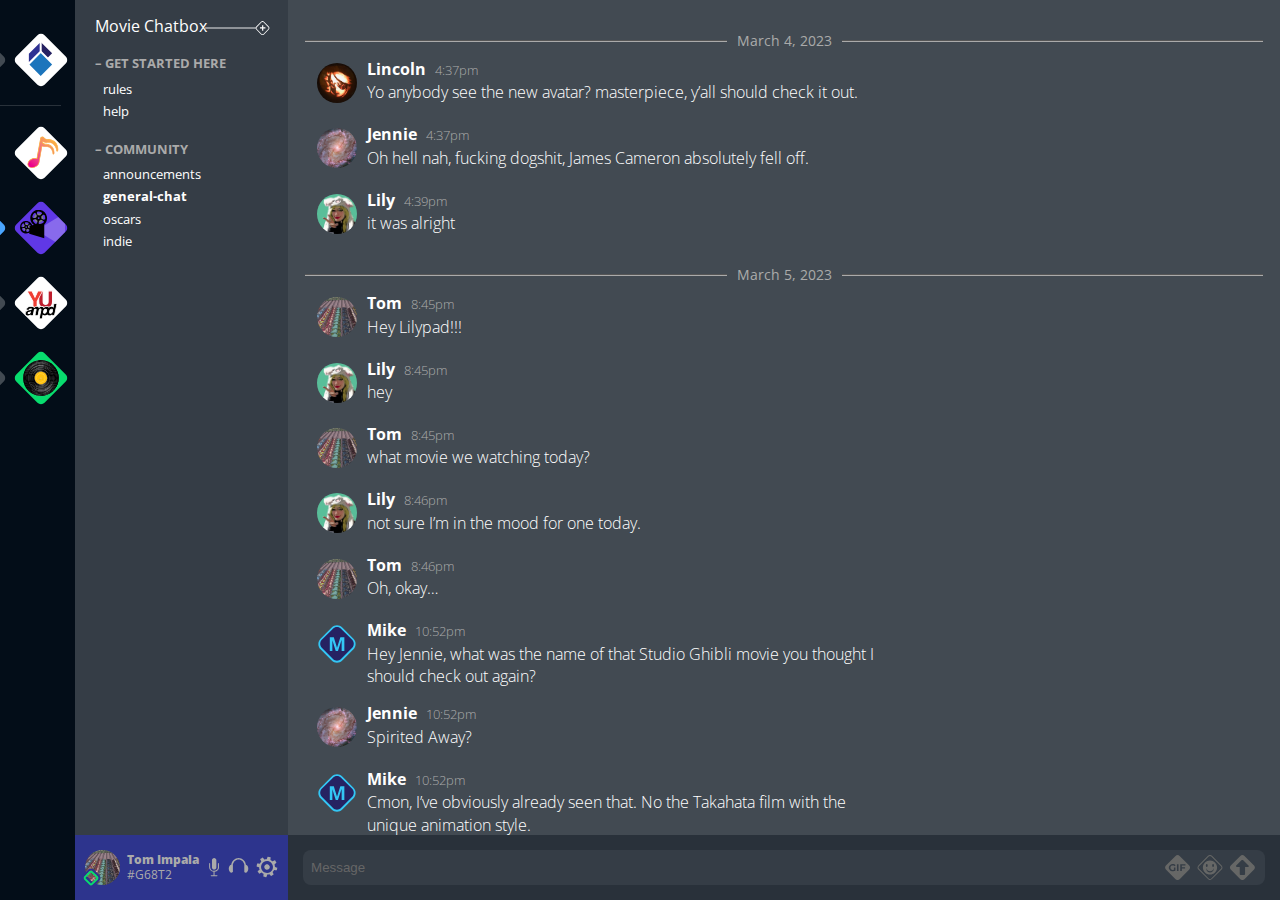
<file: movie.html>
<!DOCTYPE html>
<html lang="en">
  <head>
    <meta charset="UTF-8" />

    <link rel="icon" href="./src/img/chatbox-logo.svg" type="image/svg+xml" />
    <meta http-equiv="X-UA-Compatible" content="IE=edge" />
    <meta name="viewport" content="width=device-width, initial-scale=1.0" />
    <link rel="preconnect" href="https://fonts.googleapis.com" />
    <link rel="preconnect" href="https://fonts.gstatic.com" crossorigin />
    <link
      href="https://fonts.googleapis.com/css2?family=Montserrat:ital,wght@0,100;0,200;0,300;0,400;0,500;0,600;0,700;0,800;0,900;1,100;1,200;1,300;1,400;1,500;1,600;1,700;1,800;1,900&family=Open+Sans:ital,wght@0,300;0,400;0,500;0,600;0,700;0,800;1,300;1,400;1,500;1,600;1,700;1,800&display=swap"
      rel="stylesheet"
    />
    <link
      rel="stylesheet"
      href="https://site-assets.fontawesome.com/releases/v6.4.0/css/all.css"
    />
    <link rel="stylesheet" href="./src/css/styles.css" />

    <title>CHATBOX</title>
  </head>
  <body>
    <div class="icon_dock">
      <div class="icon_highlighted first_icon">
        <div class="icon_dot low"></div>
        <div class="icon_holder logo">
          <a href="./index.html"
            ><img src="./src/img/chatbox-logo.svg" alt="chatbox"
          /></a>
        </div>
      </div>
      <div class="line">&nbsp</div>
      <div class="icon_highlighted">
        <div class="icon_dot none"></div>
        <div class="icon_holder note">
          <img src="./src/img/note.svg" alt="chatbox" />
        </div>
      </div>
      <div class="icon_highlighted">
        <div class="icon_dot"></div>
        <div class="icon_holder movie">
          <img src="./src/img/movie.svg" alt="chatbox" />
        </div>
      </div>
      <div class="icon_highlighted">
        <div class="icon_dot low"></div>
        <div class="icon_holder ampd">
          <img src="./src/img/ampd.svg" alt="chatbox" />
        </div>
      </div>
      <div class="icon_highlighted">
        <div class="icon_dot low"></div>
        <div class="icon_holder record">
          <img src="./src/img/record.svg" alt="chatbox" />
        </div>
      </div>
    </div>

    <!-- Menu Bar-->
    <div class="menu_bar">
      <div class="direct_message">
        Movie Chatbox
        <h5>– GET STARTED HERE</h5>
        <div class="server_item"><i class="fa-solid fa-hashtag"></i> rules</div>
        <div class="server_item"><i class="fa-solid fa-hashtag"></i> help</div>
        <h5>– COMMUNITY</h5>
        <div class="server_item">
          <i class="fa-solid fa-hashtag"></i> announcements
        </div>
        <div class="server_item">
          <strong><i class="fa-solid fa-hashtag"></i> general-chat</strong>
        </div>
        <div class="server_item">
          <i class="fa-solid fa-hashtag"></i> oscars
        </div>
        <div class="server_item"><i class="fa-solid fa-hashtag"></i> indie</div>
      </div>

      <div class="user_area">
        <img src="./src/img/tom.png" alt="Tom Impala" />
        <div class="online user_status"></div>
        <div class="user_details">
          <p class="user_id">Tom Impala</p>
          <p class="user_no">#G68T2</p>
        </div>
      </div>
    </div>

    <!-- Chat Area -->
    <div class="chat_area">
      <div class="chat_holder">
        <fieldset>
          <legend>&nbsp; March 4, 2023 &nbsp;</legend>
          <div class="chat_entry">
            <div class="avatar">
              <img src="./src/img/for clippd - 6 of 30.jpeg" alt="Link" />
            </div>
            <div class="chat_content">
              <p class="user">Lincoln <span class="time">4:37pm</span></p>
              <p class="message">
                Yo anybody see the new avatar? masterpiece, y’all should check
                it out.
              </p>
            </div>
          </div>

          <div class="chat_entry">
            <div class="avatar">
              <img src="./src/img/jennie.png" alt="Jennie" />
            </div>
            <div class="chat_content">
              <p class="user">Jennie <span class="time">4:37pm</span></p>
              <p class="message">
                Oh hell nah, fucking dogshit, James Cameron absolutely fell off.
              </p>
            </div>
          </div>

          <div class="chat_entry">
            <div class="avatar">
              <img src="./src/img/lily.png" alt="Lily" />
            </div>
            <div class="chat_content">
              <p class="user">Lily <span class="time">4:39pm</span></p>
              <p class="message">it was alright</p>
            </div>
          </div>
        </fieldset>
        <fieldset>
          <legend>&nbsp; March 5, 2023 &nbsp;</legend>
          <div class="chat_entry">
            <div class="avatar">
              <img src="./src/img/tom.png" alt="Tom Impala" />
            </div>
            <div class="chat_content">
              <p class="user">Tom <span class="time">8:45pm</span></p>
              <p class="message">Hey Lilypad!!!</p>
            </div>
          </div>

          <div class="chat_entry">
            <div class="avatar">
              <img src="./src/img/lily.png" alt="Lily" />
            </div>
            <div class="chat_content">
              <p class="user">Lily <span class="time">8:45pm</span></p>
              <p class="message">hey</p>
            </div>
          </div>

          <div class="chat_entry">
            <div class="avatar">
              <img src="./src/img/tom.png" alt="Tom Impala" />
            </div>
            <div class="chat_content">
              <p class="user">Tom <span class="time">8:45pm</span></p>
              <p class="message">what movie we watching today?</p>
            </div>
          </div>

          <div class="chat_entry">
            <div class="avatar">
              <img src="./src/img/lily.png" alt="Lily" />
            </div>
            <div class="chat_content">
              <p class="user">Lily <span class="time">8:46pm</span></p>
              <p class="message">not sure I’m in the mood for one today.</p>
            </div>
          </div>

          <div class="chat_entry">
            <div class="avatar">
              <img src="./src/img/tom.png" alt="Tom Impala" />
            </div>
            <div class="chat_content">
              <p class="user">Tom <span class="time">8:46pm</span></p>
              <p class="message">Oh, okay…</p>
            </div>
          </div>

          <div class="chat_entry">
            <div class="avatar">
              <img src="./src/img/mike.svg" alt="Mike" />
            </div>
            <div class="chat_content">
              <p class="user">Mike <span class="time">10:52pm</span></p>
              <p class="message">
                Hey Jennie, what was the name of that Studio Ghibli movie you
                thought I should check out again?
              </p>
            </div>
          </div>

          <div class="chat_entry">
            <div class="avatar">
              <img src="./src/img/jennie.png" alt="Jennie" />
            </div>
            <div class="chat_content">
              <p class="user">Jennie <span class="time">10:52pm</span></p>
              <p class="message">Spirited Away?</p>
            </div>
          </div>
          <div class="chat_entry">
            <div class="avatar">
              <img src="./src/img/mike.svg" alt="Mike" />
            </div>
            <div class="chat_content">
              <p class="user">Mike <span class="time">10:52pm</span></p>
              <p class="message">
                Cmon, I’ve obviously already seen that. No the Takahata film
                with the unique animation style.
              </p>
            </div>
          </div>

          <div class="chat_entry">
            <div class="avatar">
              <img src="./src/img/jennie.png" alt="Jennie" />
            </div>
            <div class="chat_content">
              <p class="user">Jennie <span class="time">10:53pm</span></p>
              <p class="message">Oh you mean the Tale of the Princess Kaguya</p>
            </div>
          </div>
          <div class="chat_entry">
            <div class="avatar">
              <img src="./src/img/mike.svg" alt="Mike" />
            </div>
            <div class="chat_content">
              <p class="user">Mike <span class="time">10:53pm</span></p>
              <p class="message">Yeah, that.</p>
            </div>
          </div>

          <div class="chat_entry">
            <div class="avatar">
              <img src="./src/img/jennie.png" alt="Jennie" />
            </div>
            <div class="chat_content">
              <p class="user">Jennie <span class="time">10:53pm</span></p>
              <p class="message">Why?</p>
            </div>
          </div>
          <div class="chat_entry">
            <div class="avatar">
              <img src="./src/img/mike.svg" alt="Mike" />
            </div>
            <div class="chat_content">
              <p class="user">Mike <span class="time">10:53pm</span></p>
              <p class="message">It looks good.</p>
            </div>
          </div>
        </fieldset>

        <fieldset>
          <legend>&nbsp; March 6, 2023 &nbsp;</legend>
          <div class="chat_entry">
            <div class="avatar">
              <img src="./src/img/tom.png" alt="Tom Impala" />
            </div>
            <div class="chat_content">
              <p class="user">Tom <span class="time">12:14pm</span></p>
              <p class="message">Hey Lilypad!!!</p>
            </div>
          </div>
          <div class="chat_entry">
            <div class="avatar">
              <img src="./src/img/mike.svg" alt="Mike" />
            </div>
            <div class="chat_content">
              <p class="user">Mike <span class="time">12:17pm</span></p>
              <p class="message">She doesn’t have Chatbox anymore.</p>
            </div>
          </div>
          <div class="chat_entry">
            <div class="avatar">
              <img src="./src/img/tom.png" alt="Tom Impala" />
            </div>
            <div class="chat_content">
              <p class="user">Tom <span class="time">12:17pm</span></p>
              <p class="message" id="message2">???????????</p>
            </div>
          </div>
          <div class="chat_entry">
            <div class="avatar">
              <a href="mike-profile.html"
                ><img src="./src/img/mike.svg" alt="Mike"
              /></a>
            </div>
            <div class="chat_content">
              <p class="user">Mike <span class="time">12:17pm</span></p>
              <p class="message">It was breaking her phone.</p>
              <p class="message" id="message1">&nbsp;</p>
            </div>
          </div>
        </fieldset>
      </div>
      <div class="chat_field">
        <input type="text" placeholder="Message" id="txtInput" />
      </div>
    </div>

    <script>
      // Get the input field
      var input = document.getElementById("txtInput");

      // Execute a function when the user presses a key on the keyboard
      input.addEventListener("keypress", function (event) {
        let noPressed = 2;
        // If the user presses the "Enter" key on the keyboard
        if (event.key === "Enter") {
          if (input.value == "") {
            noPressed = 1;
          }
          input.value = "";
          setTimeout(() => {
            document
              .getElementById("message" + noPressed)
              .scrollIntoView(false);
          }, 500);
        }
      });
    </script>
  </body>
</html>
</file>
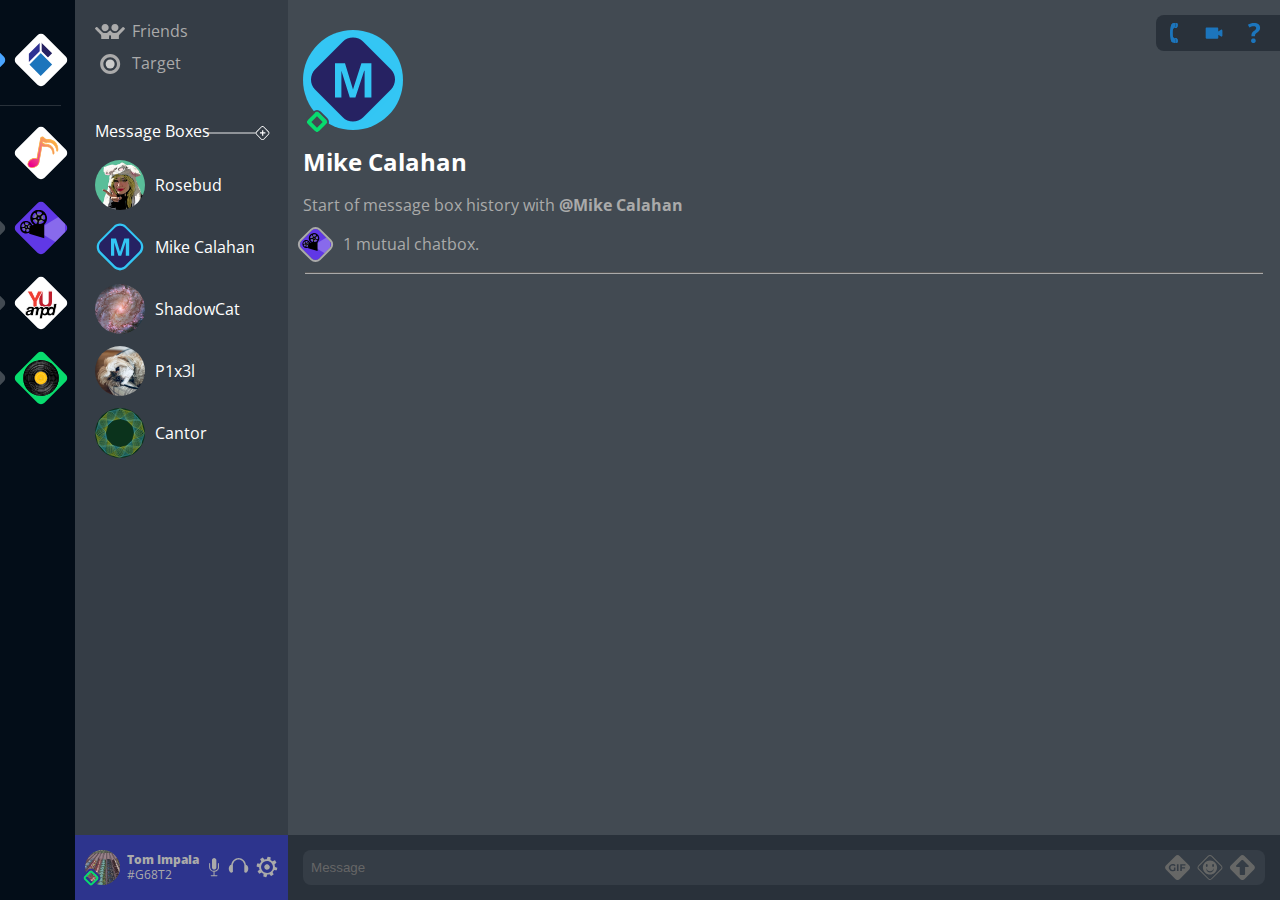
<file: profile-mike.html>
<!DOCTYPE html>
<html lang="en">
  <head>
    <meta charset="UTF-8" />

    <link rel="icon" href="./src/img/chatbox-logo.svg" type="image/svg+xml" />
    <meta http-equiv="X-UA-Compatible" content="IE=edge" />
    <meta name="viewport" content="width=device-width, initial-scale=1.0" />
    <link rel="preconnect" href="https://fonts.googleapis.com" />
    <link rel="preconnect" href="https://fonts.gstatic.com" crossorigin />
    <link
      href="https://fonts.googleapis.com/css2?family=Montserrat:ital,wght@0,100;0,200;0,300;0,400;0,500;0,600;0,700;0,800;0,900;1,100;1,200;1,300;1,400;1,500;1,600;1,700;1,800;1,900&family=Open+Sans:ital,wght@0,300;0,400;0,500;0,600;0,700;0,800;1,300;1,400;1,500;1,600;1,700;1,800&display=swap"
      rel="stylesheet"
    />
    <link rel="stylesheet" href="./src/css/styles.css" />

    <title>CHATBOX</title>
  </head>
  <body>
    <div class="icon_dock">
      <div class="icon_highlighted first_icon">
        <div class="icon_dot"></div>
        <div class="icon_holder logo">
          <a href="./index.html"
            ><img src="./src/img/chatbox-logo.svg" alt="chatbox"
          /></a>
        </div>
      </div>
      <div class="line">&nbsp</div>
      <div class="icon_highlighted">
        <div class="icon_dot none"></div>
        <div class="icon_holder note">
          <img src="./src/img/note.svg" alt="chatbox" />
        </div>
      </div>
      <div class="icon_highlighted">
        <div class="icon_dot low"></div>
        <div class="icon_holder movie">
          <a href="./movie.html"
            ><img src="./src/img/movie.svg" alt="chatbox"
          /></a>
        </div>
      </div>
      <div class="icon_highlighted">
        <div class="icon_dot low"></div>
        <div class="icon_holder ampd">
          <img src="./src/img/ampd.svg" alt="chatbox" />
        </div>
      </div>
      <div class="icon_highlighted">
        <div class="icon_dot low"></div>
        <div class="icon_holder record">
          <img src="./src/img/record.svg" alt="chatbox" />
        </div>
      </div>
    </div>

    <!-- Menu Bar-->
    <div class="menu_bar">
      <div class="menu_holder">
        <div class="menu_item">
          <img src="./src/img/friends.svg" alt="" />
          Friends
        </div>
        <div class="menu_item">
          <img src="./src/img/target.svg" alt="" />
          Target
        </div>
      </div>

      <div class="direct_message">
        Message Boxes
        <div class="dm_friend" style="margin-top: 18px">
          <img src="./src/img/lily.png" alt="" />
          <p>Rosebud</p>
        </div>
        <div class="dm_friend">
          <img src="./src/img/mike.svg" alt="" />
          <p>Mike Calahan</p>
        </div>
        <div class="dm_friend">
          <img src="./src/img/jennie.png" alt="" />
          <p>ShadowCat</p>
        </div>

        <div class="dm_friend">
          <img src="./src/img/pixel.png" alt="" />
          <p>P1x3l</p>
        </div>
        <div class="dm_friend">
          <img src="./src/img/fractal.svg" alt="" />
          <p>Cantor</p>
        </div>
      </div>

      <div class="user_area">
        <img src="./src/img/tom.png" alt="Tom Impala" />
        <div class="online user_status"></div>
        <div class="user_details">
          <p class="user_id">Tom Impala</p>
          <p class="user_no">#G68T2</p>
        </div>
      </div>
    </div>

    <!-- Chat Area -->
    <div class="chat_area">
      <div class="chat_holder">
        <div class="option_links">
          <a href="call-mike.html"><img src="./src/img/phone.svg" /></a>
          <img src="./src/img/camera.svg" />
          <img src="./src/img/question.svg" />
        </div>
        <div class="chat_header">
          <img
            src="./src/img/mike.svg"
            alt=""
            style="background-color: #34c6f4"
          />
          <div class="online"></div>
          <h2>Mike Calahan</h2>
          <p>
            Start of message box history with <strong>@Mike Calahan</strong>
          </p>

          <div class="chat_info_line">
            <div class="icon_holder movie icon_small">
              <img src="./src/img/movie.svg" alt="chatbox" />
            </div>
            1 mutual chatbox.
            <!-- <button class="btn_safe">Friend</button>
            <button class="btn_caution">Block</button>
            <button class="btn_warning">Spam</button> -->
          </div>
        </div>

        <fieldset></fieldset>
      </div>
      <div class="chat_field">
        <input type="text" placeholder="Message" id="txtInput" />
      </div>
    </div>

    <script>
      // Get the input field
      var input = document.getElementById("txtInput");

      // Execute a function when the user presses a key on the keyboard
      input.addEventListener("keypress", function (event) {
        let noPressed = 1;
        // If the user presses the "Enter" key on the keyboard
        if (event.key === "Enter") {
          if (input.value == "I miss you.") {
            noPressed = 2;
          } else if (input.value == "Lily?") {
            noPressed = 3;
          }
          input.value = "";
          setTimeout(() => {
            document
              .getElementById("message" + noPressed)
              .scrollIntoView(false);
          }, 500);
        }
      });
    </script>
  </body>
</html>
</file>
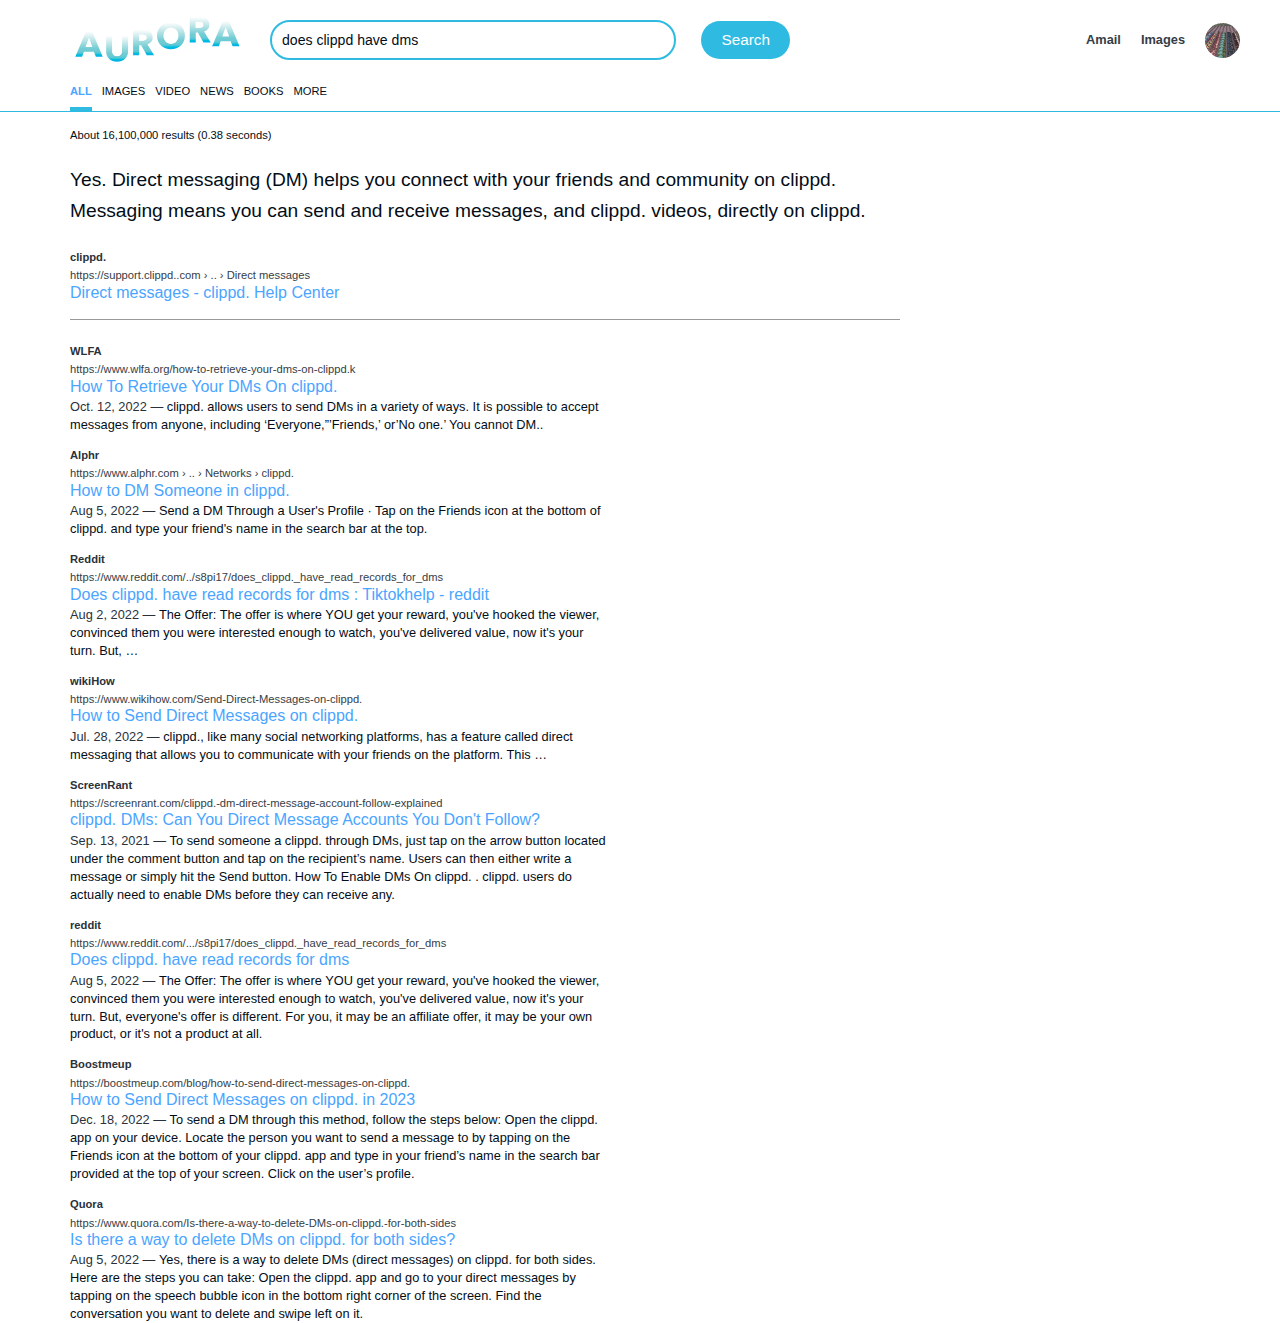
<file: results.html>
<!DOCTYPE html>
<html lang="en">
  <head>
    <meta charset="UTF-8" />
    <meta http-equiv="X-UA-Compatible" content="IE=edge" />
    <meta name="viewport" content="width=device-width, initial-scale=1.0" />
    <link
      rel="stylesheet"
      href="https://site-assets.fontawesome.com/releases/v6.4.0/css/all.css"
    />
    <link rel="stylesheet" href="./src/css/aurora.css" />
    <title>Aurora</title>
  </head>
  <body>
    <div class="top-nav">
        <header>
        <img src="./src/img/aurora.svg" alt="Aurora" />
        <input type="text" value="does clippd have dms"/>
        <button>Search</button>
    </header>
      <div><p>Amail</p> <p>Images</p> <img src="./src/img/tom.png" /></p></div>
    </div>
    <div class = "nav2">
        <ul>
            <li class="selected">All</li>
            <li>Images</li>
            <li>Video</li>
            <li>News</li>
            <li>Books</li>
            <li>More</li>
        </ul>
    </div>
    <div class="results">
        <p class="numbers">About 16,100,000 results (0.38 seconds) </p>
        <p class="summary">Yes. Direct messaging (DM) helps you connect with your friends and community on clippd. Messaging means you can send and receive messages, and clippd. videos, directly on clippd.</p>
        <div class="result" style="border-bottom: 1px solid #999; padding-bottom: 15px; margin-bottom: 20px;">
            <h3><a href="#">clippd.</a></h3>
            <p class="url">https://support.clippd..com › .. › Direct messages</p>
            <p><a href="#">Direct messages - clippd. Help Center</a></p>
        </div>
        <div class="result">
            <h3><a href="#">WLFA</a></h3>
            <p class="url">https://www.wlfa.org/how-to-retrieve-your-dms-on-clippd.k</p>
            <p><a href="#">How To Retrieve Your DMs On clippd.</a></p>
            <p class="description"><strong>Oct. 12, 2022 — </strong>clippd. allows users to send DMs in a variety of ways. It is possible to accept messages from anyone, including ‘Everyone,”’Friends,’ or’No one.’ You cannot DM..</p>
        </div>
        <div class="result">
            <h3><a href="#">Alphr</a></h3>
            <p class="url">https://www.alphr.com › .. › Networks › clippd.</p>
            <p><a href="#">How to DM Someone in clippd.</a></p>
            <p class="description"><strong>Aug 5, 2022 — </strong>Send a DM Through a User's Profile · Tap on the Friends icon at the bottom of clippd. and type your friend's name in the search bar at the top.</p>
        </div>
        <div class="result">
            <h3><a href="#">Reddit</a></h3>
            <p class="url">https://www.reddit.com/../s8pi17/does_clippd._have_read_records_for_dms</p>
            <p><a href="#">Does clippd. have read records for dms : Tiktokhelp - reddit</a></p>
            <p class="description"><strong>Aug 2, 2022 — </strong>The Offer: The offer is where YOU get your reward, you've hooked the viewer, convinced them you were interested enough to watch, you've delivered value, now it's your turn. But, …
            </p>
        </div>
        <div class="result">
            <h3><a href="#">wikiHow</a></h3>
            <p class="url">https://www.wikihow.com/Send-Direct-Messages-on-clippd.</p>
            <p><a href="#">How to Send Direct Messages on clippd.</a></p>
            <p class="description"><strong>Jul. 28, 2022 — </strong>clippd., like many social networking platforms, has a feature called direct messaging that allows you to communicate with your friends on the platform. This …</p>
        </div>
        <div class="result">
            <h3><a href="#">ScreenRant</a></h3>
            <p class="url">https://screenrant.com/clippd.-dm-direct-message-account-follow-explained</p>
            <p><a href="#">clippd. DMs: Can You Direct Message Accounts You Don't Follow?</a></p>
            <p class="description"><strong>Sep. 13, 2021 — </strong>To send someone a clippd. through DMs, just tap on the arrow button located under the comment button and tap on the recipient’s name. Users can then either write a message or simply hit the Send button. How To Enable DMs On clippd. . clippd. users do actually need to enable DMs before they can receive any.</p>
        </div>
        <div class="result">
            <h3><a href="#">reddit</a></h3>
            <p class="url">https://www.reddit.com/.../s8pi17/does_clippd._have_read_records_for_dms</p>
            <p><a href="#">Does clippd. have read records for dms</a></p>
            <p class="description"><strong>Aug 5, 2022 — </strong>The Offer: The offer is where YOU get your reward, you've hooked the viewer, convinced them you were interested enough to watch, you've delivered value, now it's your turn. But, everyone's offer is different. For you, it may be an affiliate offer, it may be your own product, or it's not a product at all.</p>
        </div>
        <div class="result">
            <h3><a href="#">Boostmeup</a></h3>
            <p class="url">https://boostmeup.com/blog/how-to-send-direct-messages-on-clippd.</p>
            <p><a href="#">How to Send Direct Messages on clippd. in 2023</a></p>
            <p class="description"><strong>Dec. 18, 2022 — </strong>To send a DM through this method, follow the steps below: Open the clippd. app on your device. Locate the person you want to send a message to by tapping on the Friends icon at the bottom of your clippd. app and type in your friend’s name in the search bar provided at the top of your screen. Click on the user’s profile.</p>
        </div>
        <div class="result">
            <h3><a href="#">Quora</a></h3>
            <p class="url">https://www.quora.com/Is-there-a-way-to-delete-DMs-on-clippd.-for-both-sides</p>
            <p><a href="#">Is there a way to delete DMs on clippd. for both sides? </a></p>
            <p class="description"><strong>Aug 5, 2022 — </strong>Yes, there is a way to delete DMs (direct messages) on clippd. for both sides. Here are the steps you can take: Open the clippd. app and go to your direct messages by tapping on the speech bubble icon in the bottom right corner of the screen. Find the conversation you want to delete and swipe left on it.</p>
        </div>
    



</div>
  </body>
</html>
</file>
<file: src/css/styles.css>
*,
*::before,
*::after {
  box-sizing: border-box;
}
:root {
  --first: #3576b6;
  --second: #2d348d;
  --third: #25255e;
  --light: #68aedd;
  --bright: #4aa5ff;
  --dark: #030d18;

  --grey-dark: #29313a;
  --grey-med: #353d46;
  --grey-light: #424a52;

  --warning: #db3832;

  --text: var(--dark);
  --text-light: #fff;
  --text-light-grey: #aaa;
  --bottom_item_height: 65px;
  --menu_holder_height: 90px;
}

body {
  font-family: "Open Sans", Arial, sans-serif;
  font-size: 16px;
  margin: 0;
  padding: 0;
  font-weight: 400;
  color: var(--text-light);
  display: flex;
  height: 100vh;
  background-color: var(--grey-light);
  line-height: 1.4rem;
}

h5 {
  padding: 0;
  margin: 15px 0 3px;
  color: var(--text-light-grey);
}

.icon_dock {
  height: 100%;
  background-color: var(--dark);
  width: 75px;
  display: flex;
  flex-direction: column;
  padding: 40px 0 0 0;
}

.icon_highlighted {
  position: relative;
  left: -41px;
  display: flex;
  justify-content: space-between;
  width: 102px;
  margin: 0;
  margin-bottom: 35px;
}

.first_icon {
  border-bottom: 1px solid var(--grey-dark);
  padding-bottom: 25px;
  margin-bottom: 5px;
}

.icon_holder,
.icon_dot {
  width: 40px;
  height: 40px;
  transform: rotate(45deg);
  background-color: white;
  border-radius: 5px;
  padding: 0;
}

.icon_small {
  width: 25px !important;
  height: 25px !important;
  outline: solid 2px var(--text-light-grey);
}

.icon_dot {
  background-color: var(--bright);
}
.low {
  background-color: var(--grey-light);
}
.movie {
  background-color: #6038e6;
  overflow: hidden;
  margin: 0;
}
.record {
  background-color: #08dc6e;
}
.none {
  background-color: transparent;
}

.icon_holder img {
  transform: rotate(-45deg);
}

.logo img {
  width: 70%;
  margin: 0 5px;
}

.note img {
  width: 80%;
  margin: 2px 5px;
}

.record img {
  width: 90%;
  margin: 2px;
}

.movie img {
  border-radius: 0 !important;
  width: 120% !important;
}

.menu_bar {
  width: 275px;
  background-color: var(--grey-med);
  color: white;
  height: 100vh;
  display: flex;
  flex-direction: column;
  justify-content: space-between;
}
.menu_holder {
  padding: 20px;
}
.menu_item {
  display: flex;
  align-items: center;
  color: var(--text-light-grey);
  margin-bottom: 10px;
}
.menu_item img {
  width: 30px;
  margin-right: 7px;
}

.direct_message {
  padding: 15px 20px 0;
  width: 100%;
  background-image: url(../img/DMs.svg);
  background-repeat: no-repeat;
  background-position-x: right;
  background-position-y: 21px;
  background-size: 83px;
  color: white;
  height: calc(100vh - var(--bottom_item_height) - var(--menu_holder_height));
}

.dm_friend {
  display: flex;
  align-items: center;
  margin-top: 12px;
  padding: 0;
}

.dm_friend img {
  width: 50px;
  height: 50px;
  border-radius: 50%;
  margin-right: 10px;
}
.dm_friend p {
  line-height: 1em;
  margin: 0;
  padding: 0;
}

.user_area {
  height: var(--bottom_item_height);
  background-color: var(--second);
  padding: 15px 10px;
  display: flex;
  align-items: center;
  gap: 10px;
  background-image: url(../img/user_icons.svg);
  background-position: right;
  background-repeat: no-repeat;
  background-size: 90px;
}

.user_area img {
  height: 35px;
  border-radius: 50%;
}
.user_details {
  font-size: 0.75rem;
  color: var(--text-light-grey);
  line-height: 1em;
  margin: 0;
  padding: 0;
  position: relative;
  left: -25px;
}
.user_id {
  font-weight: 800;
  margin: 0 0 3px;
  padding: 0;
  line-height: 1em;
}
.user_no {
  font-weight: 400;
  margin: 0;
  padding: 0;
  line-height: 1em;
}
.user_status {
  width: 12px !important;
  height: 12px !important;
  outline-color: var(--second) !important;
  border-width: 2px !important;
  left: -45px !important;
  top: 10px !important;
}
.chat_area {
  display: flex;
  flex-direction: column;
  width: 100%;
}
.chat_holder {
  padding: 30px 15px;
  height: calc(100vh - 65px);
  width: 100%;
  overflow: auto;
}
.call_holder {
  background-color: var(--grey-dark);
  padding-bottom: 45px;
}
.call_avatars,
.call_buttons {
  margin-top: 45px;
  display: flex;
  justify-content: center;
  gap: 40px;
  width: 100%;
}
.call_avatars img {
  width: 150px;
  border: solid 2px var(--dark);
  border-radius: 50%;
}

.glow {
  box-shadow: 0 0 20px 5px var(--bright);
}

.call_buttons img {
  width: 280px;
}

.option_links {
  position: absolute;
  top: 15px;
  right: 0;
  padding: 8px 16px 8px 8px;
  border-radius: 8px 0 0 8px;
  background-color: var(--grey-dark);
  display: flex;
  align-items: center;
  gap: 20px;
}
.option_links a {
  margin: 0;
  padding: 0;
  line-height: 0;
}
.option_links img {
  height: 20px;
}
.online,
.offline,
.away {
  width: 16px;
  height: 16px;
  border: 4px solid;
  outline: var(--grey-light) 2px solid;
  border-radius: 20%;
  position: relative;
  top: -21px;
  left: 6px;
  transform: rotate(45deg);
}

.online {
  border-color: #08dc6e;
}
.offline {
  border-color: var(--warning);
}
.away {
  border-color: #f3e30e;
}

.chat_header {
  color: var(--text-light-grey);
}

.chat_header h2 {
  margin-top: 0;
  padding-top: 0;
  color: var(--text-light);
}

.chat_header img {
  width: 100px;
  border-radius: 50%;
}

.chat_info_line {
  display: flex;
  gap: 15px;
  color: var(--text-light-grey);
  align-items: center;
  margin-bottom: 15px;
}

button {
  border: none;
  border-radius: 8px;
  color: white;
  padding: 8px 15px;
  font-weight: 600;
  font-size: 0.9em;
}
.btn_safe {
  background-color: var(--first);
}

.btn_caution {
  background-color: var(--grey-med);
}
.btn_warning {
  background-color: var(--warning);
}

button:hover {
  outline: var(--text-light-grey) 1px solid;
}
fieldset {
  border-left: none;
  border-right: none;
  border-bottom: none;
  border-color: var(--text-light-grey);
}
legend {
  text-align: center;
  color: var(--text-light-grey);
  font-size: 0.9em;
}
p.user {
  font-size: 1em;
  font-weight: 700;
  padding: 0;
  margin: 0;
}
.time {
  font-size: 0.8em;
  font-weight: 300;
  color: var(--text-light-grey);
  margin-left: 5px;
}
a {
  color: var(--bright);
}
p.message {
  margin: 0;
  padding: 0;
  font-weight: 300;
}
.chat_field {
  background-color: var(--grey-dark);
  width: 100%;
  height: var(--bottom_item_height);
  padding: 15px;
}

.chat_field input {
  width: 100%;
  height: 100%;
  border-radius: 8px;
  color: white;
  background-color: var(--grey-med);
  border: none;
  outline: none;
  padding: 8px;
  background-image: url(../img/chat-buttons.svg);
  background-size: 100px;
  background-position: right;
  background-repeat: no-repeat;
}
.chat_field input::placeholder {
  color: #666;
}
.chat_entry {
  display: flex;
  margin-bottom: 15px;
  width: 60%;
}
.new_entry {
  margin-bottom: 0;
}
.avatar {
  width: 40px !important;
  margin-top: 5px;
}
.avatar img {
  width: 40px;
  border-radius: 50%;
}
.chat_content {
  flex-direction: column;
  margin-left: 10px;
}

.server_item {
  font-size: 0.8em;
  margin: 0;
  padding: 0 0 0 8px;
}
</file>
<file: src/css/aurora.css>
*,
*::before,
*::after {
  box-sizing: border-box;
}
:root {
  --first: #3576b6;
  --second: #2d348d;
  --third: #25255e;
  --light: #2fbae1;
  --bright: #4aa5ff;
  --dark: #030d18;

  --grey-dark: #29313a;
  --grey-med: #353d46;
  --grey-light: #424a52;

  --text: var(--dark);
  --text-light: #fff;
  --text-light-grey: #aaa;
}

a {
  color: var(--bright);
  text-decoration: none;
}
a:visited {
  color: var(--first);
}

body {
  font-family: "Open Sans", Arial, sans-serif;
  font-size: 16px;
  margin: 0;
  padding: 0;
  font-weight: 400;
  color: var(--dark);
  height: 100vh;
  background-color: white;
  line-height: 1.4rem;
}

header {
  display: flex;
  align-items: center;
  width: 1200px;
  margin-left: 50px;
}

.top-nav {
  width: 100%;
  height: 80px;
  padding: 20px;
  font-size: 0.8em;
  display: flex;
  justify-content: space-between;
  align-items: center;
}

.top-nav div {
  display: flex;
  align-items: center;
}
.top-nav p {
  line-height: 1em;
  padding: 0 20px 0 0;
  margin: 0;
  font-weight: 600;
  color: var(--grey-med);
}
.top-nav div img {
  border-radius: 50%;
  width: 35px;
  height: 35px;
}
.top-nav img {
  width: 175px;
}

.main {
  height: calc(100vh - 80px);
  display: flex;
  flex-direction: column;
  align-items: center;
  justify-content: center;
  padding-bottom: 10%;
}
.main img {
  width: 350px;
  margin-bottom: 30px;
}

input {
  width: 40%;
  padding: 25px;
  border-radius: 50px;
  border: 2px solid var(--light);
  font-size: 1.1em;
  color: var(--dark);
}
input:focus {
  outline: none;
  background-color: hsl(193, 79%, 93%);
}
button {
  background-color: var(--light);
  margin-top: 25px;
  padding: 20px 30px;
  border: none;
  color: white;
  font-size: 1.2em;
  border-radius: 75px;
  cursor: pointer;
}
button:hover {
  background-color: hsl(193, 79%, 43%);
}

header input {
  margin: 0 25px;
  padding: 10px;
}

header button {
  padding: 10px 20px;
  margin: 0;
}

.nav2 {
  padding: 0 0 0 70px;
  width: 100%;
  border-bottom: 1px solid var(--light);
  margin: 0;
}
.nav2 ul {
  list-style-type: none;

  display: flex;
  padding: 0;
  margin: 0;
}
.nav2 ul li {
  margin: 0 10px 0 0;
  padding: 0 0 5px;
  text-transform: uppercase;
  font-size: 0.7em;
}

.selected {
  color: var(--bright);
  font-weight: 700;
  border-bottom: 4px solid var(--light);
}

.results {
  padding-left: 70px;
  width: 900px;
}
.numbers {
  font-size: 0.7em;
}
.summary {
  font-size: 1.2em;
  line-height: 1.6em;
}
.result h3 {
  font-size: 0.7em;
  margin: 10px 0 1px;
  padding: 0;
}
.result h3 a {
  color: var(--grey-dark);
}
.result p {
  padding: 0;
  margin: 0;
}
.result .url {
  font-size: 0.7em;
  line-height: 1.1em;
  color: var(--grey-med);
}

p.description {
  font-size: 0.8em;
  color: var(--dark);
  line-height: 1.4em;
  width: 65%;
}

p.description strong {
  font-weight: 300;
  color: var(--grey-dark);
}
</file>
<file: src/css/clippd.css>
*,
*::before,
*::after {
  box-sizing: border-box;
}
:root {
  --first: #3a52a4;
  --second: #69bd44;
  --third: #ed2024;
  --light: #68aedd;
  --bright: #4aa5ff;
  --dark: #030d18;

  --grey-dark: #29313a;
  --grey-med: #cbd1d6;
  --grey-light: #eaeef4;

  --warning: #db3832;

  --text: var(--dark);
  --text-light: #fff;
  --text-light-grey: #aaa;
  --bottom_item_height: 65px;
  --menu_holder_height: 90px;
}
button {
  cursor: pointer;
}

button:hover {
  outline: none;
}
body {
  font-family: "Open Sans", Arial, sans-serif;
  font-size: 16px;
  margin: 0;
  padding: 0;
  font-weight: 400;
  color: var(--text-light);
  height: 100vh;
  background-color: white;
  line-height: 1.4rem;
}

.icon_dock {
  height: 100%;
  background-color: var(--dark);
  width: 75px;
  display: flex;
  flex-direction: column;
  padding: 40px 0 0 0;
}

.icon_highlighted {
  position: relative;
  left: -41px;
  display: flex;
  justify-content: space-between;
  width: 102px;
  margin: 0;
  margin-bottom: 35px;
}

.first_icon {
  border-bottom: 1px solid var(--grey-dark);
  padding-bottom: 25px;
  margin-bottom: 5px;
}

.icon_holder,
.icon_dot {
  width: 40px;
  height: 40px;
  transform: rotate(45deg);
  background-color: white;
  border-radius: 5px;
  padding: 0;
}

.icon_small {
  width: 25px !important;
  height: 25px !important;
  outline: solid 2px var(--text-light-grey);
}

.icon_dot {
  background-color: var(--bright);
}
.low {
  background-color: var(--grey-light);
}
.movie {
  background-color: #6038e6;
  overflow: hidden;
  margin: 0;
}
.record {
  background-color: #08dc6e;
}
.none {
  background-color: transparent;
}

.icon_holder img {
  transform: rotate(-45deg);
}

.menu_bar {
  width: 100%;
  height: 80px;
  color: var(--dark);
  border-bottom: 1px solid var(--grey-light);
  display: flex;
  align-items: center;
  justify-content: space-between;
}

nav {
  padding: 10px;
}
nav ul {
  list-style-type: none;
  margin: 0;
  padding: 0;
  font-weight: 700;
  font-size: 1.2em;
}
nav ul li {
  margin-top: 15px;
}
.nav_area {
  width: 220px;
}
h5 {
  padding: 0 0 6px 20px;
  margin-bottom: 0;
}
.suggested,
.explore {
  width: 100%;
  font-size: 0.7em;
  color: var(--dark);
  padding: 12px 0 0 20px;
  display: flex;
  line-height: 1.1em;
  margin: 0;
}
.suggested img {
  width: 40px;
  height: 40px;
  border-radius: 50%;
  border: 1px solid var(--third);
  margin-right: 5px;
}
.explore {
  flex-wrap: wrap;
  list-style-type: none;
}
.explore li {
  border: 1px solid var(--second);
  border-radius: 25px;
  padding: 4px 10px;
  font-size: 0.8rem;
  margin: 0 5px 12px 0;
}
.content {
  width: calc(100vw - 220px);
  display: flex;
  flex-direction: column;
  padding-left: 40px;
}
.user_info {
  display: flex;
  margin-top: 25px;
}
.user_info img {
  width: 100px;
  border-radius: 50%;
  outline: 2px solid var(--first);
  margin-right: 20px;
}
.user_info button {
  background-color: var(--first);
  border-radius: 25px;
}
.user_info button:hover {
  background-color: var(--bright);
}
.user_stats {
  margin-top: 15px;
  color: var(--dark);
}
a {
  color: var(--dark);
  text-decoration: none;
}
h3,
p {
  padding: 0;
  margin: 8px 0 0 0;
}
.vid_clip {
  width: 220px !important;
  height: 280px;
  background-color: var(--dark);
}
.vid_clip .inner {
  margin: 0 auto;
  width: 204px !important;
  height: 100%;
  border-left: 8px white dashed;
  border-right: 8px white dashed;
  padding: 0 8px;
}
.clip_holder {
  width: 100%;
  display: flex;
  gap: 20px;
  flex-wrap: wrap;
  margin-top: 10px;
}
.clip_text {
  display: flex;
  justify-content: space-between;
  padding: 0 3px;
  color: var(--grey-dark);
}
.clip_text p {
  padding: 0;
  margin: 6px 0 0;
}
.vid_clip .inner img {
  height: 100%;
  width: 100%;
  object-fit: cover;
  object-position: 75%;
}

nav ul i {
  width: 35px;
  font-size: 0.9em;
  text-align: center;
}
.logo img {
  width: 140px;
  margin: 5px 15px;
}
.main {
  color: var(--first);
  display: flex;
}
.search {
  align-items: center;
  display: flex;
}
.search input {
  background-color: var(--grey-light);
  width: 425px;
  padding: 13px 45px 13px 13px;
  border-radius: 25px;
  border: none;
}

.search :focus-visible {
  outline: solid 1px var(--dark);
}

.search button {
  position: relative;
  right: 41px;
  padding: 12px;
  border-radius: 0 25px 25px 0;
  border-left: 2px solid white;
  background-color: var(--grey-light);
  color: var(--dark);
}

.action_buttons {
  margin-right: 20px;
  display: flex;
}
.action_buttons button {
  border-radius: 25px;
  padding: 7px 12px;
  margin-right: 15px;
  height: 40px;
  align-items: center;
}
.upload {
  background-color: var(--second);
}
.action_buttons img {
  width: 50px;
}
.logout {
  background-color: var(--third);
}
.menu_holder {
  padding: 20px;
  height: var(--menu_holder_height);
}
.menu_item {
  display: flex;
  align-items: center;
  color: var(--text-light-grey);
  margin-bottom: 10px;
}
.menu_item img {
  width: 30px;
  margin-right: 7px;
}

.direct_message {
  padding: 15px 20px 0;
  width: 100%;
  background-image: url(../img/DMs.svg);
  background-repeat: no-repeat;
  background-position-x: right;
  background-position-y: 21px;
  background-size: 83px;
  color: white;
  height: calc(100vh - var(--bottom_item_height) - var(--menu_holder_height));
}

.dm_friend {
  display: flex;
  align-items: center;
  margin-top: 12px;
  padding: 0;
}

.dm_friend img {
  width: 50px;
  height: 50px;
  border-radius: 50%;
  margin-right: 10px;
}
.dm_friend p {
  line-height: 1em;
  margin: 0;
  padding: 0;
}

.user_area {
  height: var(--bottom_item_height);
  background-color: var(--second);
  padding: 15px 10px;
  display: flex;
  align-items: center;
  gap: 10px;
  background-image: url(../img/user_icons.svg);
  background-position: right;
  background-repeat: no-repeat;
  background-size: 90px;
}

.user_area img {
  height: 35px;
  border-radius: 50%;
}
.user_details {
  font-size: 0.75rem;
  color: var(--text-light-grey);
  line-height: 1em;
  margin: 0;
  padding: 0;
  position: relative;
  left: -25px;
}
.user_id {
  font-weight: 800;
  margin: 0 0 3px;
  padding: 0;
  line-height: 1em;
}
.user_no {
  font-weight: 400;
  margin: 0;
  padding: 0;
  line-height: 1em;
}
.user_status {
  width: 12px !important;
  height: 12px !important;
  outline-color: var(--second) !important;
  border-width: 2px !important;
  left: -45px !important;
  top: 10px !important;
}
.chat_area {
  display: flex;
  flex-direction: column;
  width: 100%;
}
.chat_holder {
  padding: 30px 15px;
  height: calc(100vh - 65px);
  width: 100%;
  overflow: auto;
}
.call_holder {
  background-color: var(--grey-dark);
  padding-bottom: 45px;
}
.call_avatars,
.call_buttons {
  margin-top: 45px;
  display: flex;
  justify-content: center;
  gap: 40px;
  width: 100%;
}
.call_avatars img {
  width: 150px;
  border: solid 2px var(--dark);
  border-radius: 50%;
}

.glow {
  box-shadow: 0 0 20px 5px var(--bright);
}

.call_buttons img {
  width: 280px;
}

.option_links {
  position: absolute;
  top: 15px;
  right: 0;
  padding: 8px 16px 8px 8px;
  border-radius: 8px 0 0 8px;
  background-color: var(--grey-dark);
  display: flex;
  align-items: center;
  gap: 20px;
}
.option_links a {
  margin: 0;
  padding: 0;
  line-height: 0;
}
.option_links img {
  height: 20px;
}
.online,
.offline,
.away {
  width: 16px;
  height: 16px;
  border: 4px solid;
  outline: var(--grey-light) 2px solid;
  border-radius: 20%;
  position: relative;
  top: -21px;
  left: 6px;
  transform: rotate(45deg);
}

.online {
  border-color: #08dc6e;
}
.offline {
  border-color: var(--warning);
}
.away {
  border-color: #f3e30e;
}

.chat_header {
  color: var(--text-light-grey);
}

.chat_header h2 {
  margin-top: 0;
  padding-top: 0;
  color: var(--text-light);
}

.chat_header img {
  width: 100px;
  border-radius: 50%;
}

.chat_info_line {
  display: flex;
  gap: 15px;
  color: var(--text-light-grey);
  align-items: center;
  margin-bottom: 15px;
}

button {
  border: none;
  border-radius: 8px;
  color: white;
  padding: 8px 15px;
  font-weight: 600;
  font-size: 0.9em;
}
.btn_safe {
  background-color: var(--first);
}

.btn_caution {
  background-color: var(--grey-med);
}
.btn_warning {
  background-color: var(--warning);
}

fieldset {
  border-left: none;
  border-right: none;
  border-bottom: none;
  border-color: var(--text-light-grey);
}
legend {
  text-align: center;
  color: var(--text-light-grey);
  font-size: 0.9em;
}
p.user {
  font-size: 1em;
  font-weight: 700;
  padding: 0;
  margin: 0;
}
.time {
  font-size: 0.8em;
  font-weight: 300;
  color: var(--text-light-grey);
  margin-left: 5px;
}
p.message {
  margin: 0;
  padding: 0;
  font-weight: 300;
}
.chat_field {
  background-color: var(--grey-dark);
  width: 100%;
  height: var(--bottom_item_height);
  padding: 15px;
}

.chat_field input {
  width: 100%;
  height: 100%;
  border-radius: 8px;
  color: white;
  background-color: var(--grey-med);
  border: none;
  outline: none;
  padding: 8px;
  background-image: url(../img/chat-buttons.svg);
  background-size: 100px;
  background-position: right;
  background-repeat: no-repeat;
}
.chat_field input::placeholder {
  color: #666;
}
.chat_entry {
  display: flex;
  margin-bottom: 15px;
  width: 60%;
}
.new_entry {
  margin-bottom: 0;
}
.avatar {
  width: 38px !important;
}
.avatar img {
  width: 38px;
  border-radius: 50%;
  outline: 2px solid var(--first);
}
.chat_content {
  flex-direction: column;
  margin-left: 10px;
}

.pop-up-holder {
  position: absolute;
  top: 0;
  left: 0;
  width: 100vw;
  height: 100vh;
  z-index: 3000;
  display: none;
  justify-content: center;
  align-items: center;
}
.pop-up {
  display: block;
  width: 640px;
  background-color: var(--grey-dark);
  color: white;
  border: 3px solid var(--third);
  padding: 25px;
  filter: drop-shadow(10px 10px 10px var(--grey-dark));
}
.button_holder {
  width: 100%;
  display: flex;
  justify-content: end;
}
.pop-up button {
  background-color: var(--third);
  font-size: 1.2em;
  border-radius: 50px;
  padding: 10px 30px;
}
.pop-up button:hover {
  background-color: #a42a25;
}
</file>
